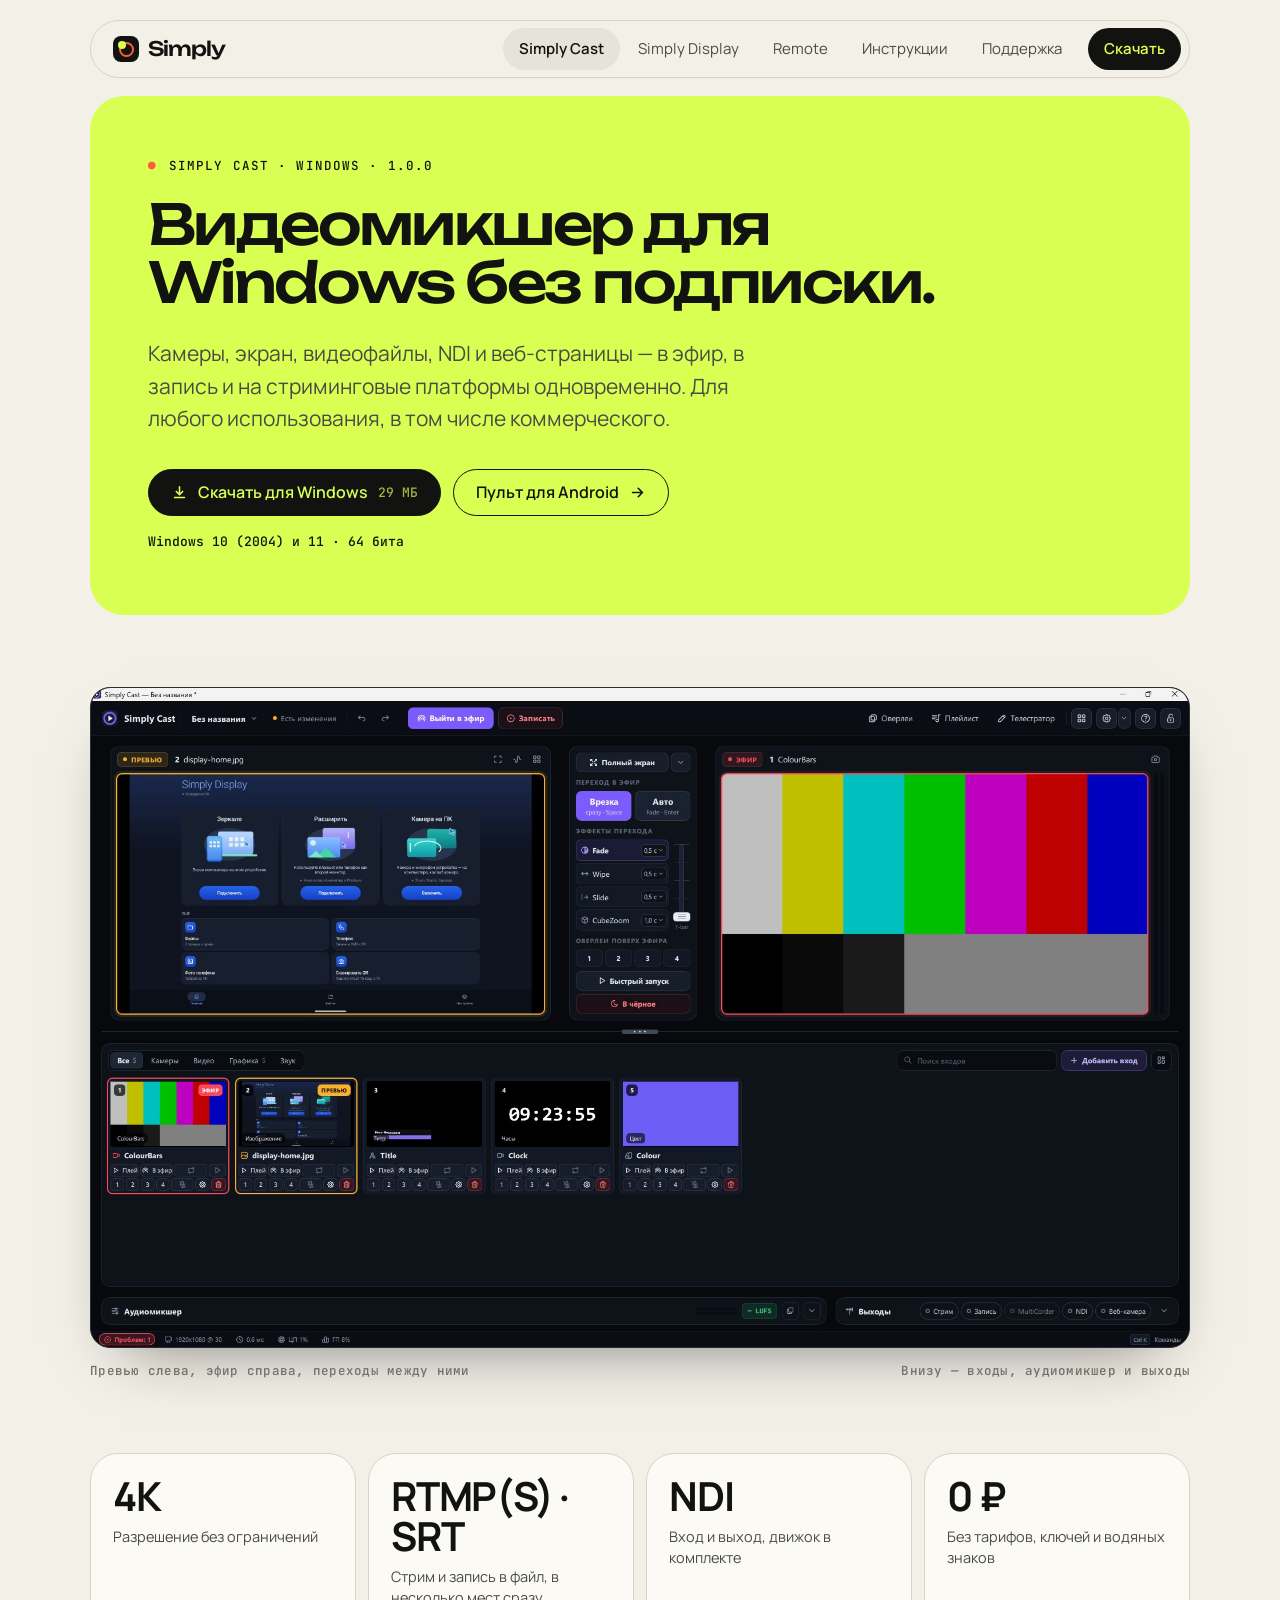
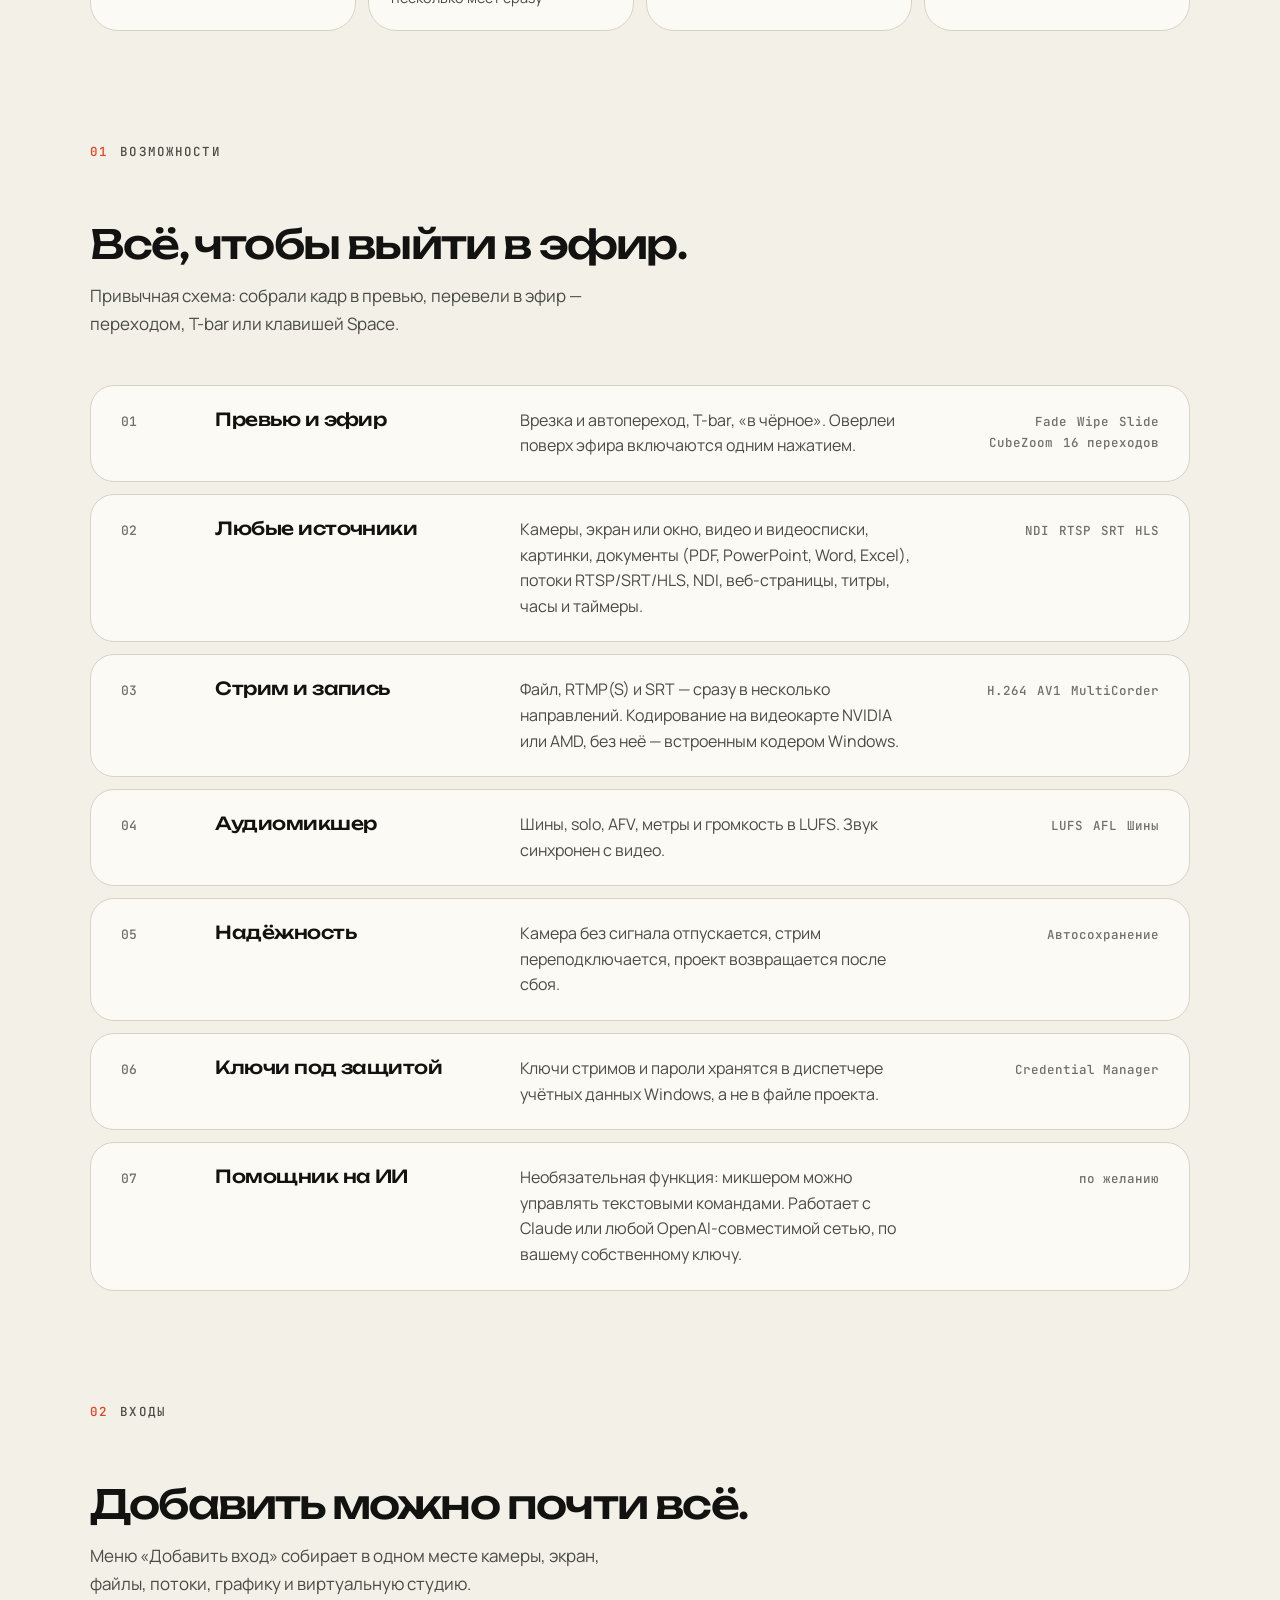
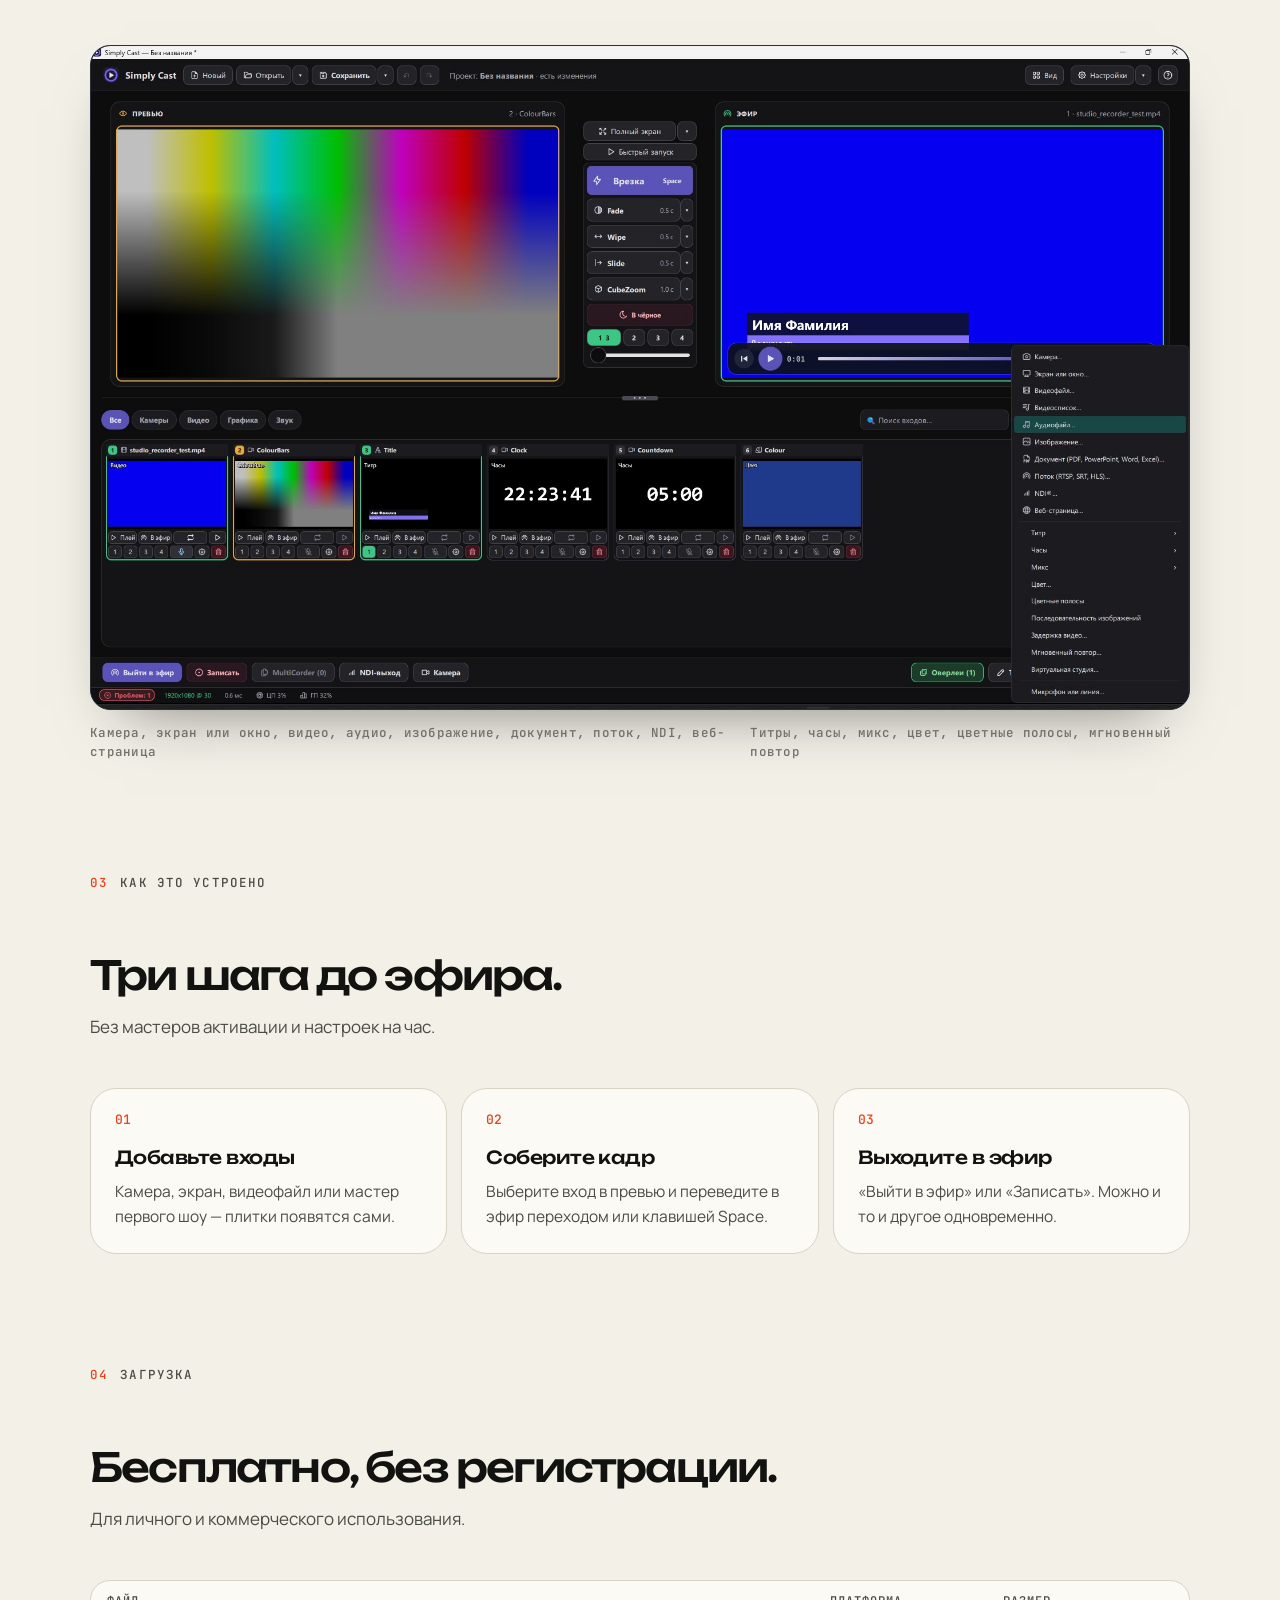
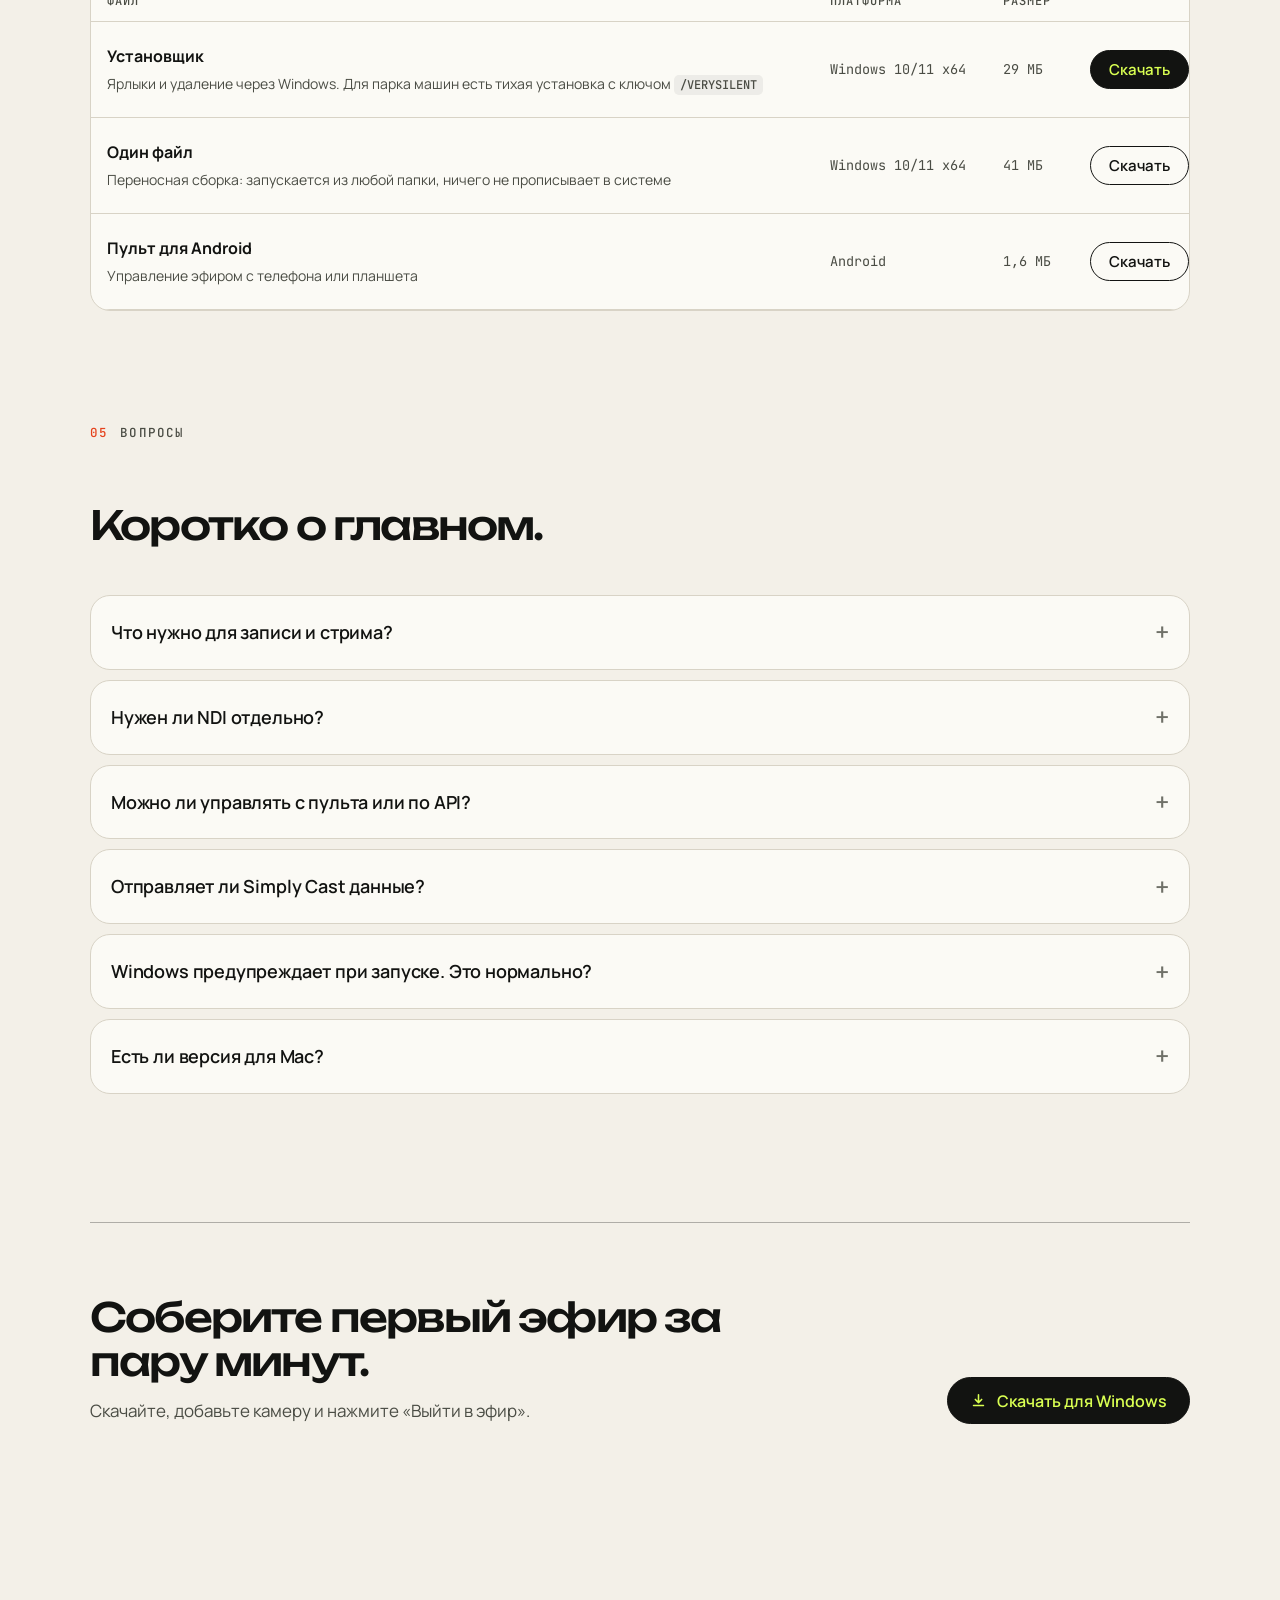
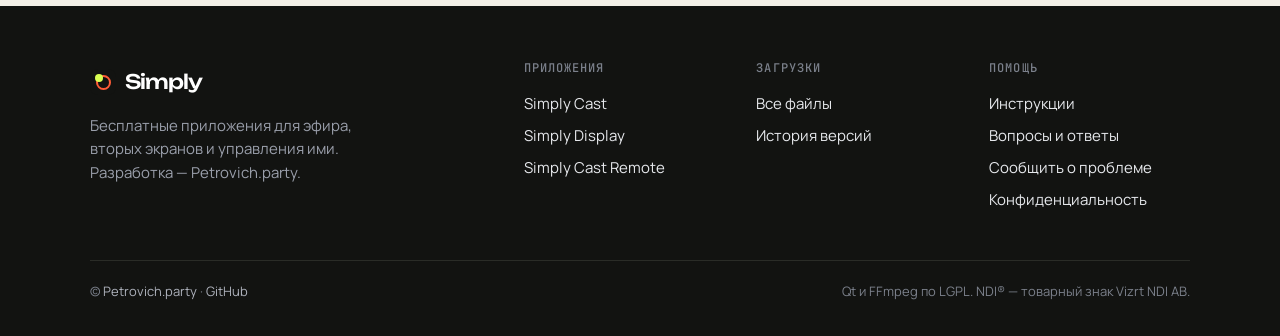
<file: site/cast.html>
<!doctype html>
<html lang="ru">
<head>
<meta charset="utf-8">
<meta name="viewport" content="width=device-width, initial-scale=1">
<title>Simply Cast — видеомикшер для Windows</title>
<meta name="description" content="Бесплатный видеомикшер для Windows: камеры, экран, видео, NDI и веб-страницы в эфир, запись и стрим. Без ключей и подписок.">
<meta property="og:type" content="website">
<meta property="og:title" content="Simply Cast — видеомикшер для Windows">
<meta property="og:description" content="Бесплатный видеомикшер для Windows: камеры, экран, видео, NDI и веб-страницы в эфир, запись и стрим. Без ключей и подписок.">
<meta property="og:image" content="https://simply-app.pro/img/cast-live.jpg">
<meta property="og:url" content="https://simply-app.pro/cast.html">
<meta name="theme-color" content="#f3f0e8">
<link rel="icon" href="data:image/svg+xml,%3Csvg xmlns='http://www.w3.org/2000/svg' viewBox='0 0 32 32'%3E%3Crect width='32' height='32' rx='8' fill='%2314161a'/%3E%3Ccircle cx='16' cy='16' r='6' fill='%23e03a2b'/%3E%3C/svg%3E">
<link rel="preconnect" href="https://fonts.googleapis.com"><link rel="preconnect" href="https://fonts.gstatic.com" crossorigin>
<link rel="stylesheet" href="https://fonts.googleapis.com/css2?family=JetBrains+Mono:wght@400;500&family=Manrope:wght@400;500;600;700;800&family=Unbounded:wght@400;500;600&display=swap">
<link rel="stylesheet" href="main.css">
</head>
<body>
<header class="top"><div class="wrap">
  <a class="brand" href="index.html"><i aria-hidden="true"></i>Simply</a>
  <nav class="menu" aria-label="Основная">
    <a href="cast.html" aria-current="page">Simply Cast</a>
    <a href="display.html">Simply Display</a>
    <a href="remote.html">Remote</a>
    <a href="guide.html">Инструкции</a>
    <a href="support.html">Поддержка</a>
    <a class="dl" href="download.html">Скачать</a>
  </nav>
</div></header>
<main>
<div class="wrap">
  <div class="hero">
    <div class="eyebrow"><b>●</b>Simply Cast · Windows · 1.0.0</div>
    <h1>Видеомикшер для Windows без подписки.</h1>
    <p class="lead">Камеры, экран, видеофайлы, NDI и веб-страницы — в эфир, в запись и на стриминговые платформы одновременно. Для любого использования, в том числе коммерческого.</p>
    <div class="cta"><a class="btn solid dl-win" href="SimplyCast-Setup-1.0.0.exe"><svg viewBox="0 0 24 24" fill="none" stroke="currentColor" stroke-width="2.2" stroke-linecap="round" stroke-linejoin="round" aria-hidden="true"><path d="M12 4v11m0 0l-4.5-4.5M12 15l4.5-4.5M5 19h14"/></svg>Скачать для Windows <small>29 МБ</small></a><a class="btn" href="remote.html">Пульт для Android <svg viewBox="0 0 24 24" fill="none" stroke="currentColor" stroke-width="2.2" stroke-linecap="round" stroke-linejoin="round" aria-hidden="true"><path d="M5 12h14M13 6l6 6-6 6"/></svg></a></div>
    <p class="note">Windows 10 (2004) и 11 · 64 бита</p>
  </div>
  <div class="stage rv"><div class="win"><img src="img/cast-main.jpg" width="1920" height="1160" alt="Главное окно Simply Cast: превью и эфир, переходы, полоса входов, аудиомикшер, выходы"></div>
    <div class="cap"><span>Превью слева, эфир справа, переходы между ними</span><span>Внизу — входы, аудиомикшер и выходы</span></div></div>
  <div class="facts rv"><div class="fact"><b>4K</b><span>Разрешение без ограничений</span></div><div class="fact"><b>RTMP(S) · SRT</b><span>Стрим и запись в файл, в несколько мест сразу</span></div><div class="fact"><b>NDI</b><span>Вход и выход, движок в комплекте</span></div><div class="fact"><b>0 ₽</b><span>Без тарифов, ключей и водяных знаков</span></div></div>

  <section id="features">
    <div class="sec-head rv"><div><div class="eyebrow"><b>01</b>Возможности</div></div><div><h2>Всё, чтобы выйти в эфир.</h2><p class="sub">Привычная схема: собрали кадр в превью, перевели в эфир — переходом, T-bar или клавишей Space.</p></div></div>
    <div class="rows">
      <div class="row rv"><span class="n">01</span><h3>Превью и эфир</h3><p>Врезка и автопереход, T-bar, «в чёрное». Оверлеи поверх эфира включаются одним нажатием.</p><div class="tags"><span>Fade</span><span>Wipe</span><span>Slide</span><span>CubeZoom</span><span>16 переходов</span></div></div>
      <div class="row rv"><span class="n">02</span><h3>Любые источники</h3><p>Камеры, экран или окно, видео и видеосписки, картинки, документы (PDF, PowerPoint, Word, Excel), потоки RTSP/SRT/HLS, NDI, веб-страницы, титры, часы и таймеры.</p><div class="tags"><span>NDI</span><span>RTSP</span><span>SRT</span><span>HLS</span></div></div>
      <div class="row rv"><span class="n">03</span><h3>Стрим и запись</h3><p>Файл, RTMP(S) и SRT — сразу в несколько направлений. Кодирование на видеокарте NVIDIA или AMD, без неё — встроенным кодером Windows.</p><div class="tags"><span>H.264</span><span>AV1</span><span>MultiCorder</span></div></div>
      <div class="row rv"><span class="n">04</span><h3>Аудиомикшер</h3><p>Шины, solo, AFV, метры и громкость в LUFS. Звук синхронен с видео.</p><div class="tags"><span>LUFS</span><span>AFL</span><span>Шины</span></div></div>
      <div class="row rv"><span class="n">05</span><h3>Надёжность</h3><p>Камера без сигнала отпускается, стрим переподключается, проект возвращается после сбоя.</p><div class="tags"><span>Автосохранение</span></div></div>
      <div class="row rv"><span class="n">06</span><h3>Ключи под защитой</h3><p>Ключи стримов и пароли хранятся в диспетчере учётных данных Windows, а не в файле проекта.</p><div class="tags"><span>Credential Manager</span></div></div>
      <div class="row rv"><span class="n">07</span><h3>Помощник на ИИ</h3><p>Необязательная функция: микшером можно управлять текстовыми командами. Работает с Claude или любой OpenAI-совместимой сетью, по вашему собственному ключу.</p><div class="tags"><span>по желанию</span></div></div>
    </div>
  </section>

  <section>
    <div class="sec-head rv"><div><div class="eyebrow"><b>02</b>Входы</div></div><div><h2>Добавить можно почти всё.</h2><p class="sub">Меню «Добавить вход» собирает в одном месте камеры, экран, файлы, потоки, графику и виртуальную студию.</p></div></div>
    <div class="stage" style="margin-top:0"><div class="win rv"><img src="img/cast-inputs.jpg" width="1920" height="1160" loading="lazy" alt="Меню добавления входа в Simply Cast"></div>
      <div class="cap"><span>Камера, экран или окно, видео, аудио, изображение, документ, поток, NDI, веб-страница</span><span>Титры, часы, микс, цвет, цветные полосы, мгновенный повтор</span></div></div>
  </section>

  <section>
    <div class="sec-head rv"><div><div class="eyebrow"><b>03</b>Как это устроено</div></div><div><h2>Три шага до эфира.</h2><p class="sub">Без мастеров активации и настроек на час.</p></div></div>
    <div class="steps s3 rv">
      <div class="step"><h3>Добавьте входы</h3><p>Камера, экран, видеофайл или мастер первого шоу — плитки появятся сами.</p></div>
      <div class="step"><h3>Соберите кадр</h3><p>Выберите вход в превью и переведите в эфир переходом или клавишей Space.</p></div>
      <div class="step"><h3>Выходите в эфир</h3><p>«Выйти в эфир» или «Записать». Можно и то и другое одновременно.</p></div>
    </div>
  </section>

  <section id="download">
    <div class="sec-head rv"><div><div class="eyebrow"><b>04</b>Загрузка</div></div><div><h2>Бесплатно, без регистрации.</h2><p class="sub">Для личного и коммерческого использования.</p></div></div>
    <table class="tbl rv"><thead><tr><th>Файл</th><th>Платформа</th><th>Размер</th><th></th></tr></thead><tbody>
      <tr><td><b>Установщик</b><small>Ярлыки и удаление через Windows. Для парка машин есть тихая установка с ключом <code>/VERYSILENT</code></small></td><td class="mono">Windows 10/11 x64</td><td class="mono">29 МБ</td><td><a class="btn solid dl-win" href="SimplyCast-Setup-1.0.0.exe">Скачать</a></td></tr>
      <tr><td><b>Один файл</b><small>Переносная сборка: запускается из любой папки, ничего не прописывает в системе</small></td><td class="mono">Windows 10/11 x64</td><td class="mono">41 МБ</td><td><a class="btn dl-single" href="#">Скачать</a></td></tr>
      <tr><td><b>Пульт для Android</b><small>Управление эфиром с телефона или планшета</small></td><td class="mono">Android</td><td class="mono">1,6 МБ</td><td><a class="btn dl-apk" href="#">Скачать</a></td></tr>
    </tbody></table>
  </section>

  <section id="faq">
    <div class="sec-head rv"><div><div class="eyebrow"><b>05</b>Вопросы</div></div><div><h2>Коротко о главном.</h2></div></div>
    <div class="faq rv"><details><summary>Что нужно для записи и стрима?</summary><p>Любой компьютер с Windows 10/11. Simply Cast кодирует видеокартой NVIDIA или AMD, а без них — встроенным кодером Windows. Для AV1 нужна NVIDIA или AMD.</p></details><details><summary>Нужен ли NDI отдельно?</summary><p>Нет, движок NDI идёт в комплекте: входы и выход NDI работают сразу.</p></details><details><summary>Можно ли управлять с пульта или по API?</summary><p>Есть HTTP и TCP API, веб-пульт для телефона и приложение для Android. Для пультов, рассчитанных на распространённый XML-формат, — «Проект → Совместимый XML API».</p></details><details><summary>Отправляет ли Simply Cast данные?</summary><p>Нет. Он ищет NDI-источники в локальной сети и работает только с тем, что вы настроили.</p></details><details><summary>Windows предупреждает при запуске. Это нормально?</summary><p>Приложение пока без платной цифровой подписи, поэтому SmartScreen может показать предупреждение. Нажмите «Подробнее → Выполнить в любом случае».</p></details><details><summary>Есть ли версия для Mac?</summary><p>Пока нет.</p></details></div>
  </section>

  <div class="close rv"><div><h2>Соберите первый эфир за пару минут.</h2><p>Скачайте, добавьте камеру и нажмите «Выйти в эфир».</p></div><a class="btn solid dl-win" href="SimplyCast-Setup-1.0.0.exe"><svg viewBox="0 0 24 24" fill="none" stroke="currentColor" stroke-width="2.2" stroke-linecap="round" stroke-linejoin="round" aria-hidden="true"><path d="M12 4v11m0 0l-4.5-4.5M12 15l4.5-4.5M5 19h14"/></svg>Скачать для Windows</a></div>
</div>
</main>
<footer><div class="wrap">
  <div class="cols">
    <div><a class="brand" href="index.html"><i aria-hidden="true"></i>Simply</a><p class="about">Бесплатные приложения для эфира, вторых экранов и управления ими. Разработка — Petrovich.party.</p></div>
    <div><h4>Приложения</h4><a href="cast.html">Simply Cast</a><a href="display.html">Simply Display</a><a href="remote.html">Simply Cast Remote</a></div>
    <div><h4>Загрузки</h4><a href="download.html">Все файлы</a><a class="dl-all" href="#">История версий</a></div>
    <div><h4>Помощь</h4><a href="guide.html">Инструкции</a><a href="support.html">Вопросы и ответы</a><a class="dl-issues" href="#">Сообщить о проблеме</a><a href="privacy.html">Конфиденциальность</a></div>
  </div>
  <div class="bot"><span>© <a href="https://petrovich.party/">Petrovich.party</a> · <a class="dl-repo" href="#">GitHub</a></span><span>Qt и FFmpeg по LGPL. NDI® — товарный знак Vizrt NDI AB.</span></div>
</div></footer>
<script src="app.js"></script>
</body>
</html>
</file>
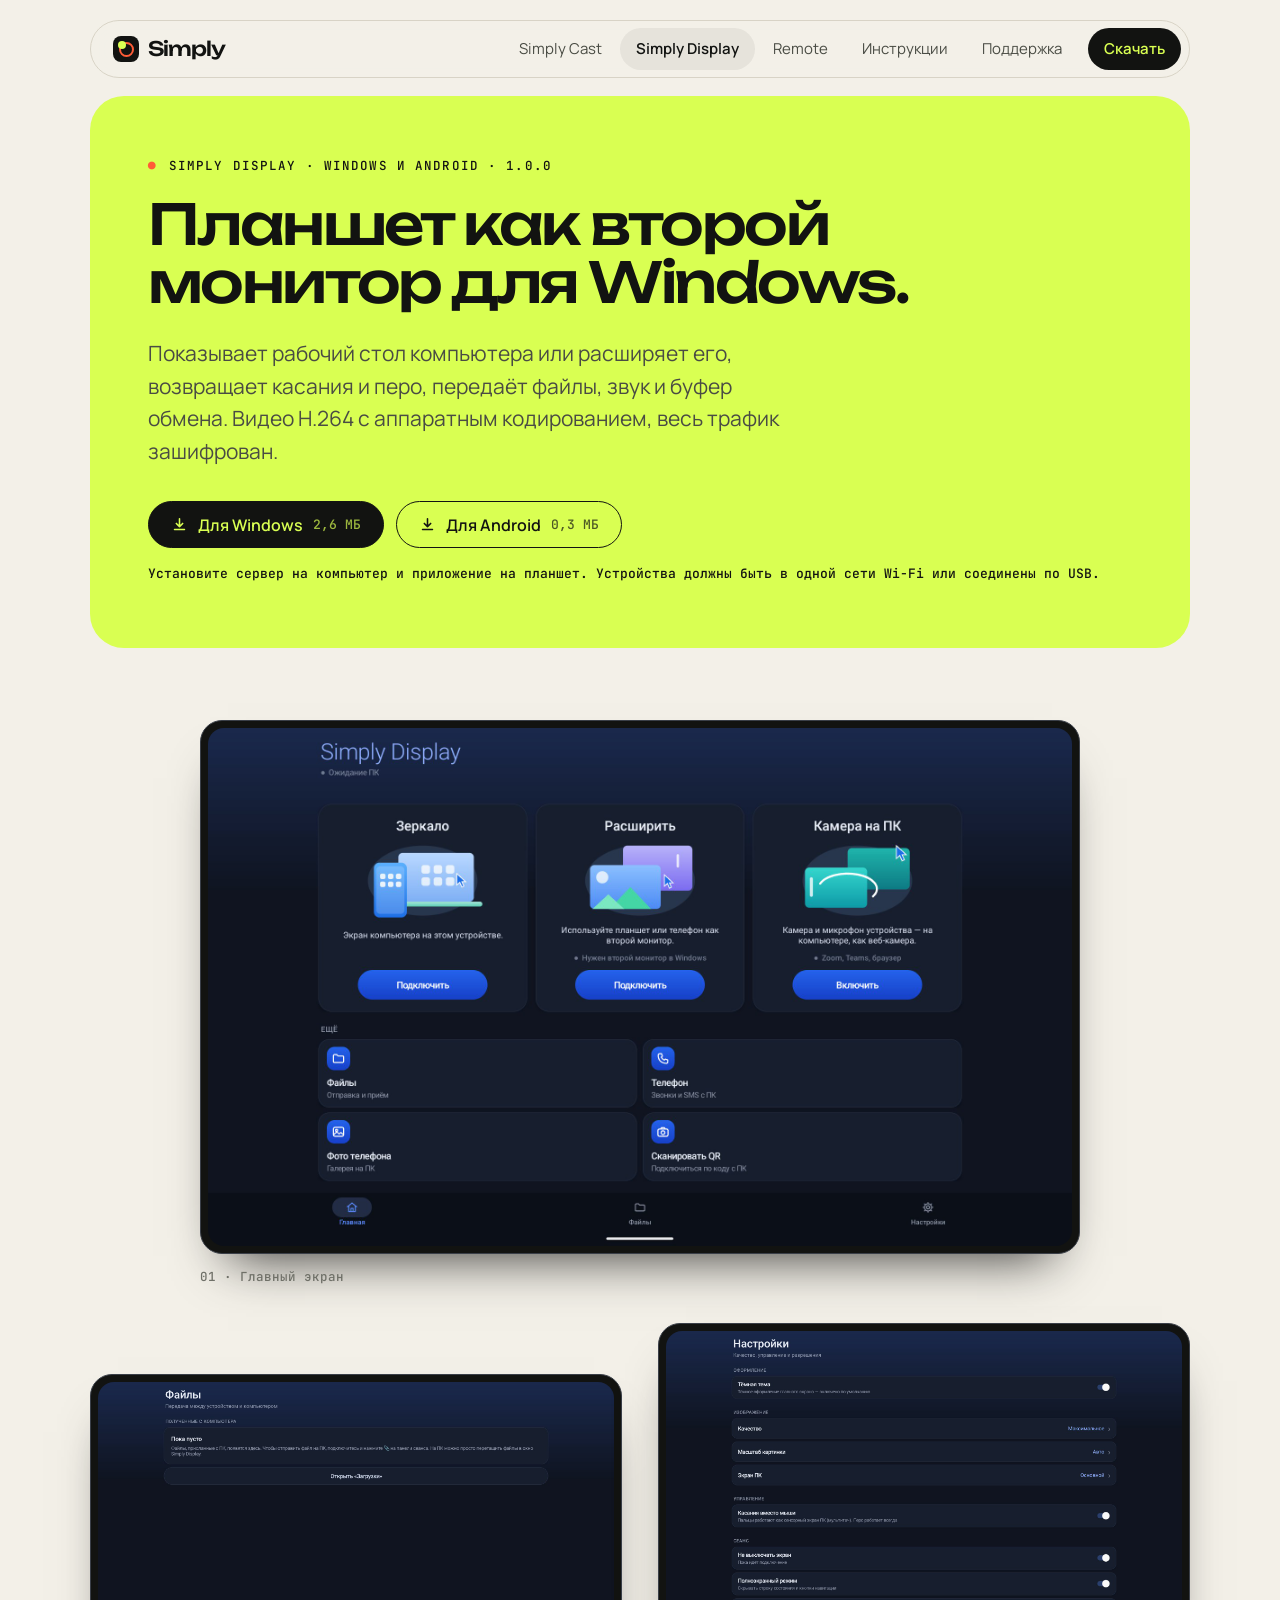
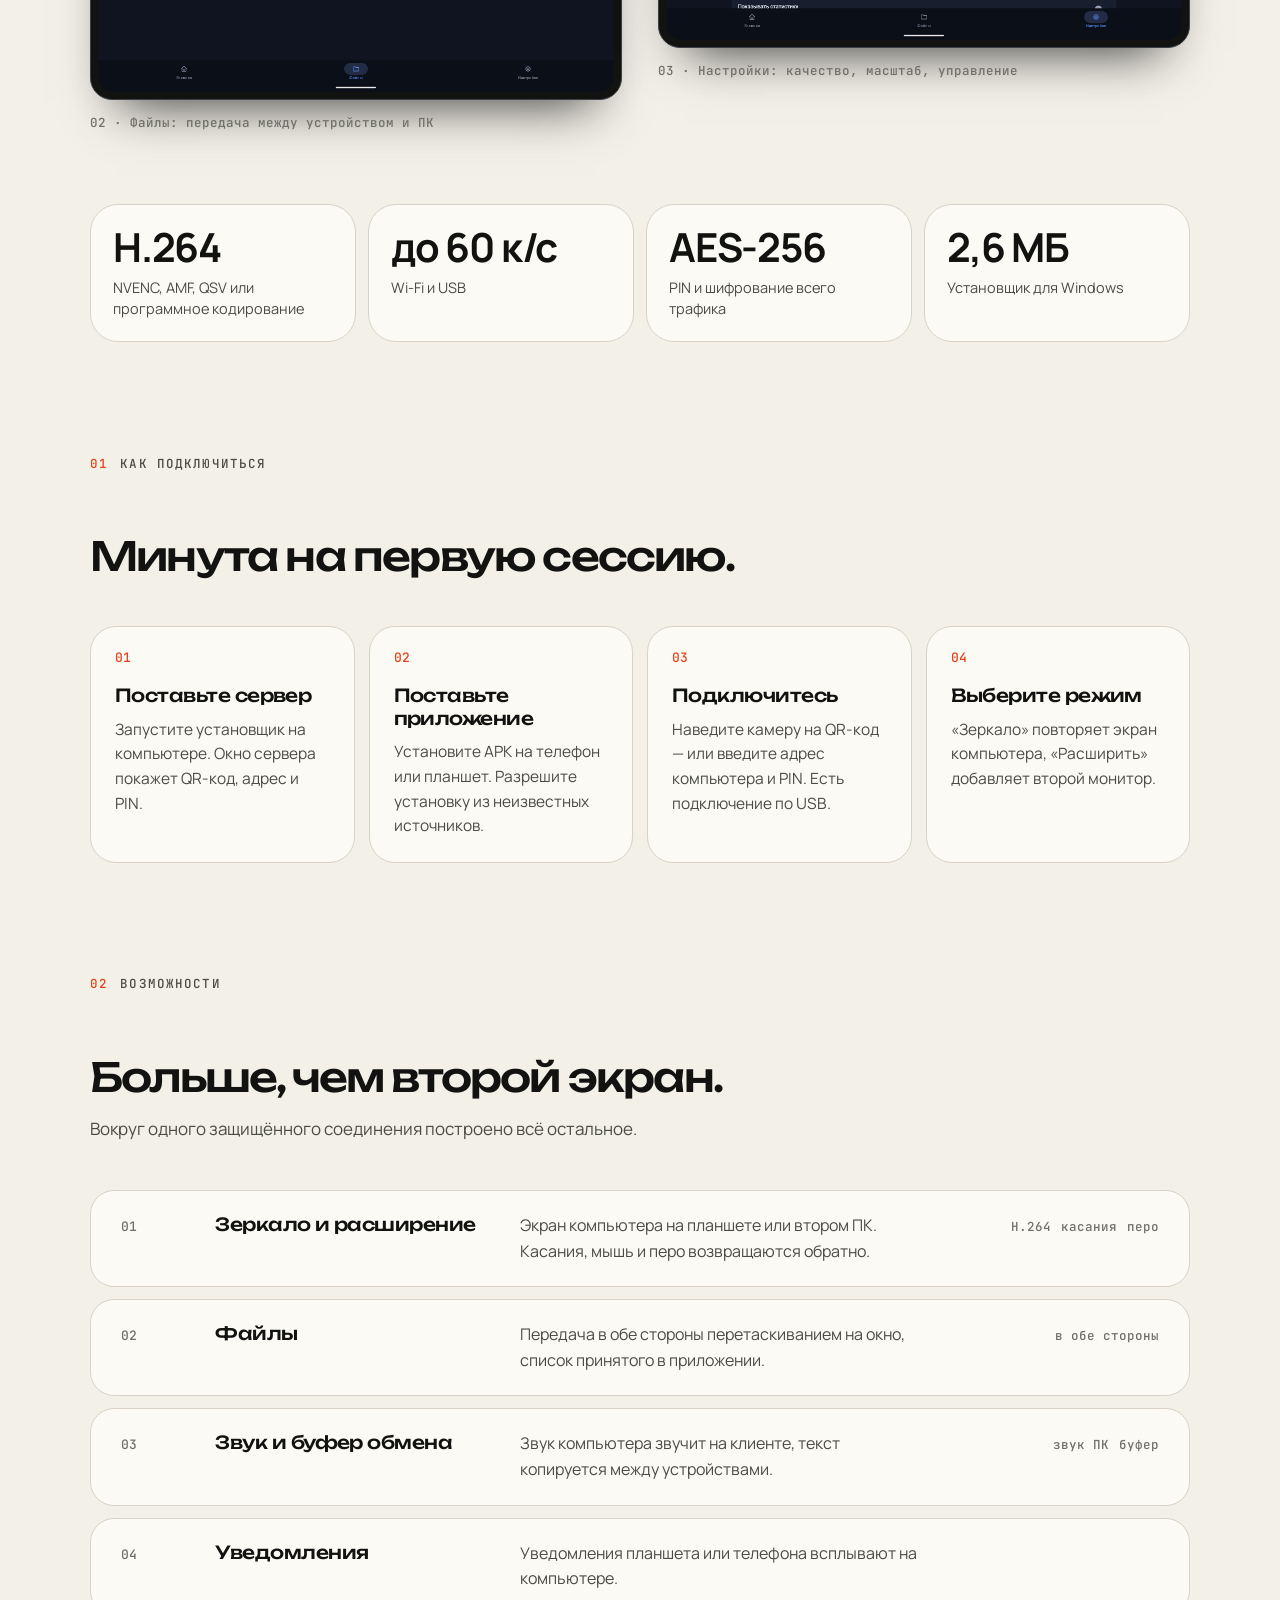
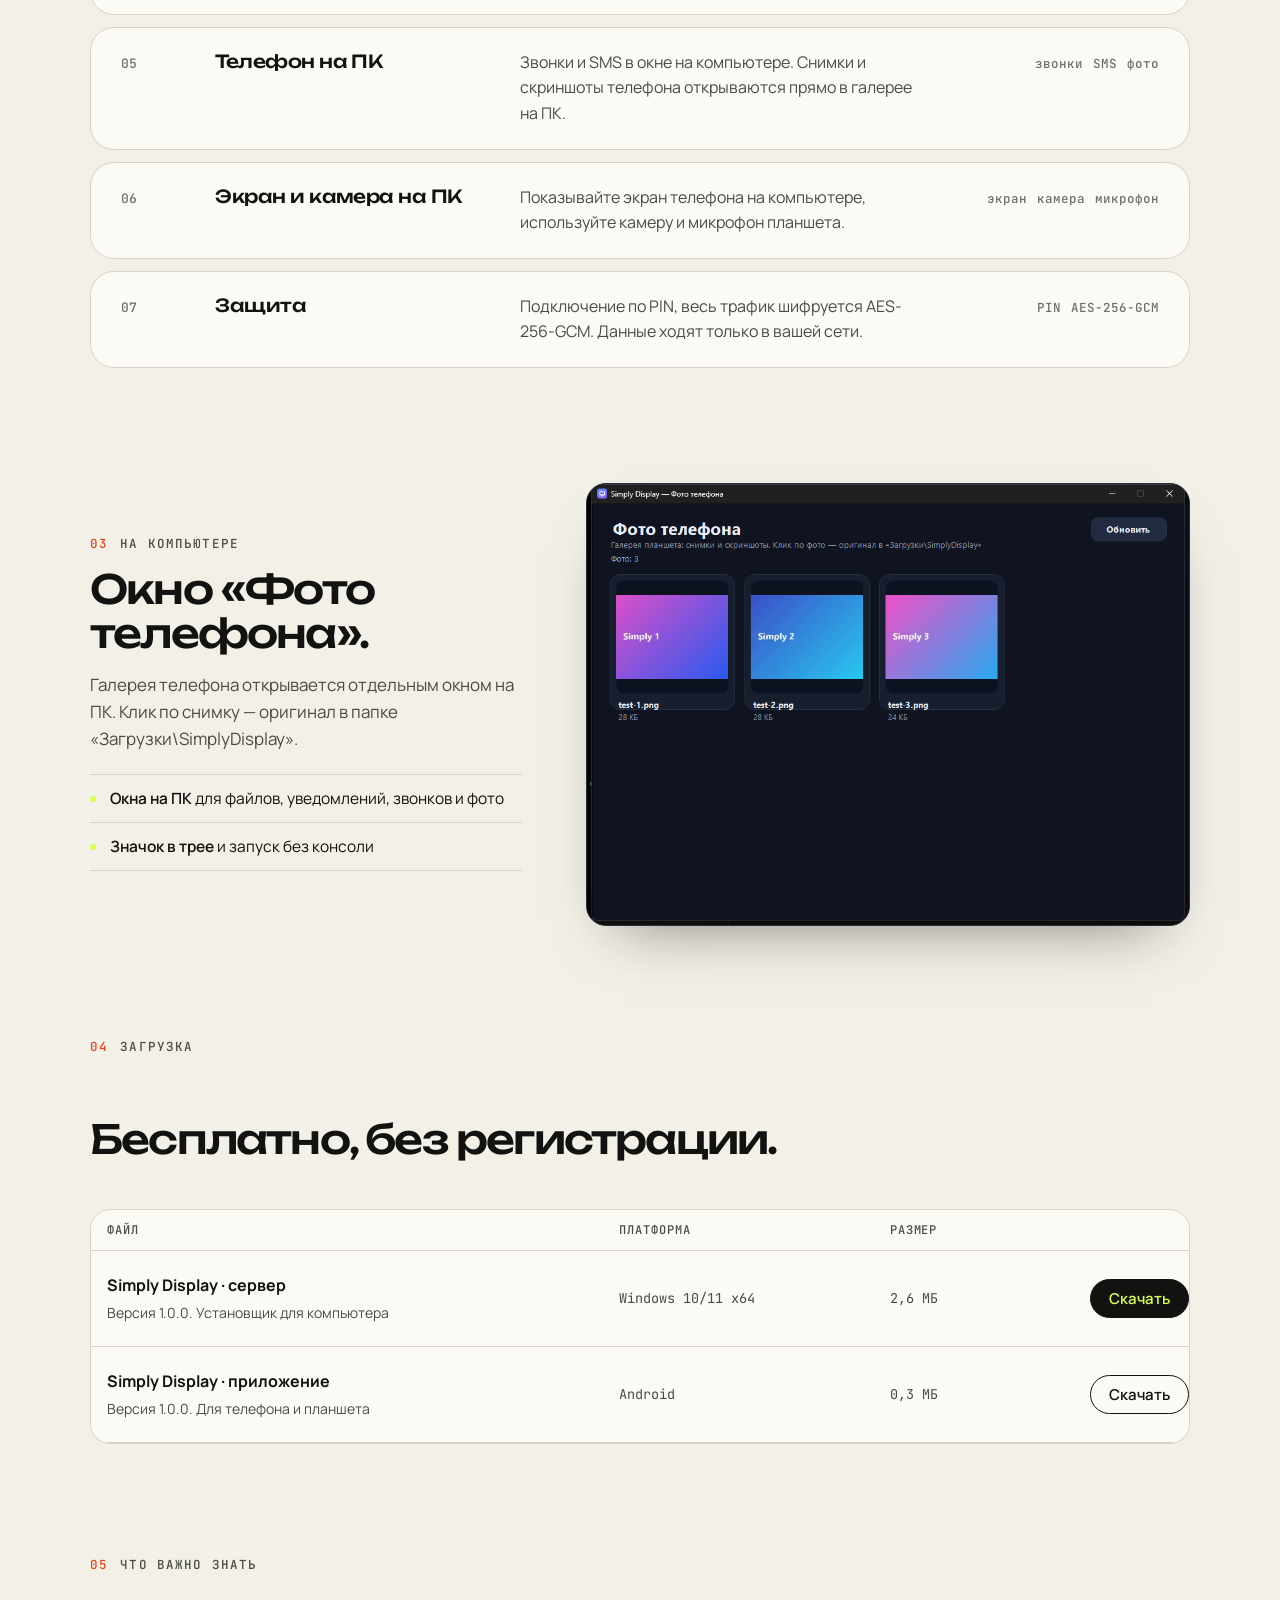
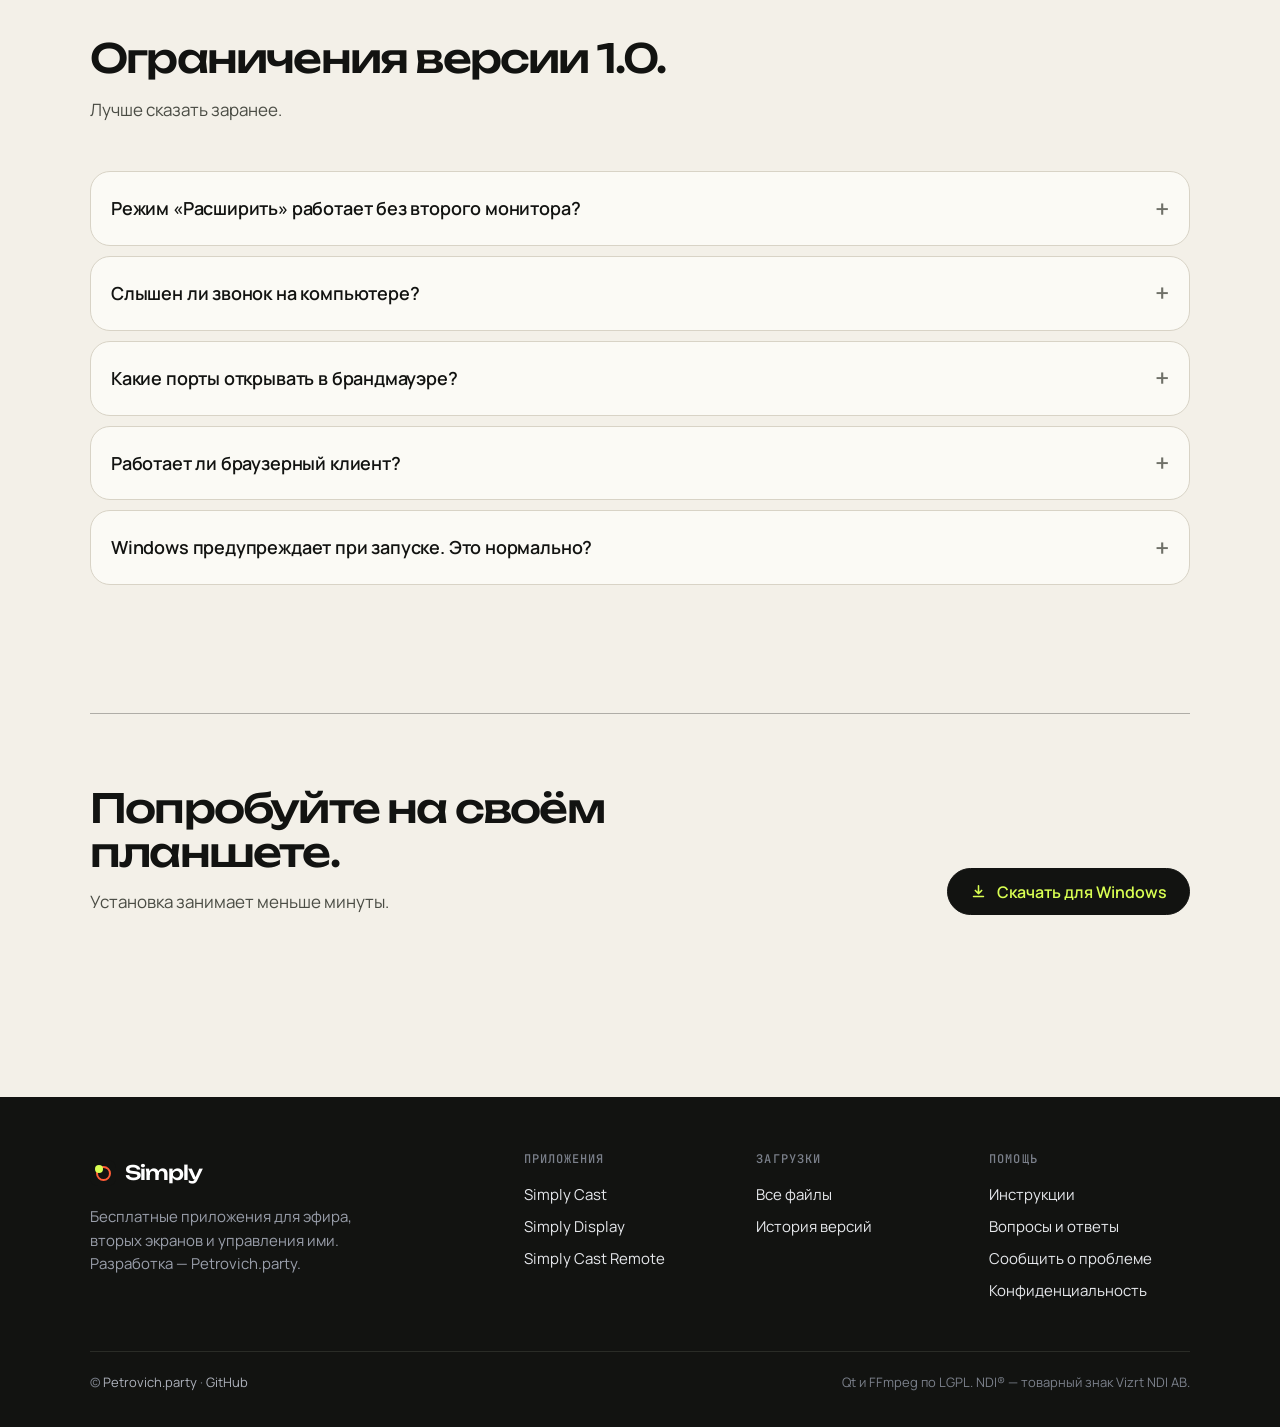
<file: site/display.html>
<!doctype html>
<html lang="ru">
<head>
<meta charset="utf-8">
<meta name="viewport" content="width=device-width, initial-scale=1">
<title>Simply Display — второй экран по сети</title>
<meta name="description" content="Телефон или планшет как второй монитор для Windows: видео H.264, касания, файлы, звук, буфер обмена. Трафик зашифрован. Бесплатно.">
<meta property="og:type" content="website">
<meta property="og:title" content="Simply Display — второй экран по сети">
<meta property="og:description" content="Телефон или планшет как второй монитор для Windows: видео H.264, касания, файлы, звук, буфер обмена. Трафик зашифрован. Бесплатно.">
<meta property="og:image" content="https://simply-app.pro/img/display-home.jpg">
<meta property="og:url" content="https://simply-app.pro/display.html">
<meta name="theme-color" content="#f3f0e8">
<link rel="icon" href="data:image/svg+xml,%3Csvg xmlns='http://www.w3.org/2000/svg' viewBox='0 0 32 32'%3E%3Crect width='32' height='32' rx='8' fill='%2314161a'/%3E%3Ccircle cx='16' cy='16' r='6' fill='%23e03a2b'/%3E%3C/svg%3E">
<link rel="preconnect" href="https://fonts.googleapis.com"><link rel="preconnect" href="https://fonts.gstatic.com" crossorigin>
<link rel="stylesheet" href="https://fonts.googleapis.com/css2?family=JetBrains+Mono:wght@400;500&family=Manrope:wght@400;500;600;700;800&family=Unbounded:wght@400;500;600&display=swap">
<link rel="stylesheet" href="main.css">
</head>
<body>
<header class="top"><div class="wrap">
  <a class="brand" href="index.html"><i aria-hidden="true"></i>Simply</a>
  <nav class="menu" aria-label="Основная">
    <a href="cast.html">Simply Cast</a>
    <a href="display.html" aria-current="page">Simply Display</a>
    <a href="remote.html">Remote</a>
    <a href="guide.html">Инструкции</a>
    <a href="support.html">Поддержка</a>
    <a class="dl" href="download.html">Скачать</a>
  </nav>
</div></header>
<main>
<div class="wrap">
  <div class="hero">
    <div class="eyebrow"><b>●</b>Simply Display · Windows и Android · 1.0.0</div>
    <h1 style="max-width:16ch">Планшет как второй монитор для Windows.</h1>
    <p class="lead">Показывает рабочий стол компьютера или расширяет его, возвращает касания и перо, передаёт файлы, звук и буфер обмена. Видео H.264 с аппаратным кодированием, весь трафик зашифрован.</p>
    <div class="cta"><a class="btn solid" href="SimplyDisplay-Setup-1.0.0.exe"><svg viewBox="0 0 24 24" fill="none" stroke="currentColor" stroke-width="2.2" stroke-linecap="round" stroke-linejoin="round" aria-hidden="true"><path d="M12 4v11m0 0l-4.5-4.5M12 15l4.5-4.5M5 19h14"/></svg>Для Windows <small>2,6 МБ</small></a><a class="btn" href="SimplyDisplay-Android.apk"><svg viewBox="0 0 24 24" fill="none" stroke="currentColor" stroke-width="2.2" stroke-linecap="round" stroke-linejoin="round" aria-hidden="true"><path d="M12 4v11m0 0l-4.5-4.5M12 15l4.5-4.5M5 19h14"/></svg>Для Android <small>0,3 МБ</small></a></div>
    <p class="note">Установите сервер на компьютер и приложение на планшет. Устройства должны быть в одной сети Wi‑Fi или соединены по USB.</p>
  </div>
  <div class="stage rv"><div class="phones land">
    <figure class="phone wide1"><div class="frame"><img src="img/display-home.jpg" width="1920" height="1152" alt="Simply Display на Android: главный экран — зеркало, расширение, файлы, камера, телефон, фото"></div><figcaption>01 · Главный экран</figcaption></figure>
    <figure class="phone"><div class="frame"><img src="img/display-files.jpg" width="1920" height="1152" alt="Simply Display на Android: вкладка «Файлы» — передача между планшетом и компьютером"></div><figcaption>02 · Файлы: передача между устройством и ПК</figcaption></figure>
    <figure class="phone"><div class="frame"><img src="img/display-settings.jpg" width="1920" height="1152" alt="Simply Display на Android: настройки — звук, буфер обмена, уведомления, звонки и SMS"></div><figcaption>03 · Настройки: качество, масштаб, управление</figcaption></figure>
  </div></div>
  <div class="facts rv"><div class="fact"><b>H.264</b><span>NVENC, AMF, QSV или программное кодирование</span></div><div class="fact"><b>до 60 к/с</b><span>Wi‑Fi и USB</span></div><div class="fact"><b>AES‑256</b><span>PIN и шифрование всего трафика</span></div><div class="fact"><b>2,6 МБ</b><span>Установщик для Windows</span></div></div>

  <section>
    <div class="sec-head rv"><div><div class="eyebrow"><b>01</b>Как подключиться</div></div><div><h2>Минута на первую сессию.</h2></div></div>
    <div class="steps rv">
      <div class="step"><h3>Поставьте сервер</h3><p>Запустите установщик на компьютере. Окно сервера покажет QR-код, адрес и PIN.</p></div>
      <div class="step"><h3>Поставьте приложение</h3><p>Установите APK на телефон или планшет. Разрешите установку из неизвестных источников.</p></div>
      <div class="step"><h3>Подключитесь</h3><p>Наведите камеру на QR-код — или введите адрес компьютера и PIN. Есть подключение по USB.</p></div>
      <div class="step"><h3>Выберите режим</h3><p>«Зеркало» повторяет экран компьютера, «Расширить» добавляет второй монитор.</p></div>
    </div>
  </section>

  <section>
    <div class="sec-head rv"><div><div class="eyebrow"><b>02</b>Возможности</div></div><div><h2>Больше, чем второй экран.</h2><p class="sub">Вокруг одного защищённого соединения построено всё остальное.</p></div></div>
    <div class="rows">
      <div class="row rv"><span class="n">01</span><h3>Зеркало и расширение</h3><p>Экран компьютера на планшете или втором ПК. Касания, мышь и перо возвращаются обратно.</p><div class="tags"><span>H.264</span><span>касания</span><span>перо</span></div></div>
      <div class="row rv"><span class="n">02</span><h3>Файлы</h3><p>Передача в обе стороны перетаскиванием на окно, список принятого в приложении.</p><div class="tags"><span>в обе стороны</span></div></div>
      <div class="row rv"><span class="n">03</span><h3>Звук и буфер обмена</h3><p>Звук компьютера звучит на клиенте, текст копируется между устройствами.</p><div class="tags"><span>звук ПК</span><span>буфер</span></div></div>
      <div class="row rv"><span class="n">04</span><h3>Уведомления</h3><p>Уведомления планшета или телефона всплывают на компьютере.</p><div class="tags"></div></div>
      <div class="row rv"><span class="n">05</span><h3>Телефон на ПК</h3><p>Звонки и SMS в окне на компьютере. Снимки и скриншоты телефона открываются прямо в галерее на ПК.</p><div class="tags"><span>звонки</span><span>SMS</span><span>фото</span></div></div>
      <div class="row rv"><span class="n">06</span><h3>Экран и камера на ПК</h3><p>Показывайте экран телефона на компьютере, используйте камеру и микрофон планшета.</p><div class="tags"><span>экран</span><span>камера</span><span>микрофон</span></div></div>
      <div class="row rv"><span class="n">07</span><h3>Защита</h3><p>Подключение по PIN, весь трафик шифруется AES-256-GCM. Данные ходят только в вашей сети.</p><div class="tags"><span>PIN</span><span>AES-256-GCM</span></div></div>
    </div>
  </section>

  <section>
    <div class="pair">
      <div><div class="eyebrow"><b>03</b>На компьютере</div><h2 style="margin-top:16px">Окно «Фото телефона».</h2>
        <p>Галерея телефона открывается отдельным окном на ПК. Клик по снимку — оригинал в папке «Загрузки\SimplyDisplay».</p>
        <ul class="list"><li><span><b>Окна на ПК</b> для файлов, уведомлений, звонков и фото</span></li><li><span><b>Значок в трее</b> и запуск без консоли</span></li></ul></div>
      <div class="win rv"><img src="img/display-photos.png" width="956" height="699" loading="lazy" alt="Окно «Фото телефона» в Simply Display на Windows"></div>
    </div>
  </section>

  <section id="download">
    <div class="sec-head rv"><div><div class="eyebrow"><b>04</b>Загрузка</div></div><div><h2>Бесплатно, без регистрации.</h2></div></div>
    <table class="tbl rv"><thead><tr><th>Файл</th><th>Платформа</th><th>Размер</th><th></th></tr></thead><tbody>
      <tr><td><b>Simply Display · сервер</b><small>Версия 1.0.0. Установщик для компьютера</small></td><td class="mono">Windows 10/11 x64</td><td class="mono">2,6 МБ</td><td><a class="btn solid" href="SimplyDisplay-Setup-1.0.0.exe">Скачать</a></td></tr>
      <tr><td><b>Simply Display · приложение</b><small>Версия 1.0.0. Для телефона и планшета</small></td><td class="mono">Android</td><td class="mono">0,3 МБ</td><td><a class="btn" href="SimplyDisplay-Android.apk">Скачать</a></td></tr>
    </tbody></table>
  </section>

  <section>
    <div class="sec-head rv"><div><div class="eyebrow"><b>05</b>Что важно знать</div></div><div><h2>Ограничения версии 1.0.</h2><p class="sub">Лучше сказать заранее.</p></div></div>
    <div class="faq rv"><details><summary>Режим «Расширить» работает без второго монитора?</summary><p>Нет. В комплекте пока нет драйвера виртуального монитора: расширенный экран доступен, когда Windows видит второй дисплей — физический или созданный сторонним драйвером. Зеркало работает всегда.</p></details><details><summary>Слышен ли звонок на компьютере?</summary><p>Нет. Звонки и SMS можно принимать и отправлять с ПК, но Android не отдаёт звук разговора, поэтому он идёт через телефон.</p></details><details><summary>Какие порты открывать в брандмауэре?</summary><p>TCP 7777 для сессии и UDP 7778 для автопоиска компьютеров. Порты 7779–7781 нужны дополнительным функциям.</p></details><details><summary>Работает ли браузерный клиент?</summary><p>Встроенный клиент для браузера работает по http и рассчитан только на домашнюю сеть, поэтому по умолчанию выключен.</p></details><details><summary>Windows предупреждает при запуске. Это нормально?</summary><p>Приложение пока без платной цифровой подписи, поэтому SmartScreen может показать предупреждение. Нажмите «Подробнее → Выполнить в любом случае».</p></details></div>
  </section>

  <div class="close rv"><div><h2>Попробуйте на своём планшете.</h2><p>Установка занимает меньше минуты.</p></div><a class="btn solid" href="SimplyDisplay-Setup-1.0.0.exe"><svg viewBox="0 0 24 24" fill="none" stroke="currentColor" stroke-width="2.2" stroke-linecap="round" stroke-linejoin="round" aria-hidden="true"><path d="M12 4v11m0 0l-4.5-4.5M12 15l4.5-4.5M5 19h14"/></svg>Скачать для Windows</a></div>
</div>
</main>
<footer><div class="wrap">
  <div class="cols">
    <div><a class="brand" href="index.html"><i aria-hidden="true"></i>Simply</a><p class="about">Бесплатные приложения для эфира, вторых экранов и управления ими. Разработка — Petrovich.party.</p></div>
    <div><h4>Приложения</h4><a href="cast.html">Simply Cast</a><a href="display.html">Simply Display</a><a href="remote.html">Simply Cast Remote</a></div>
    <div><h4>Загрузки</h4><a href="download.html">Все файлы</a><a class="dl-all" href="#">История версий</a></div>
    <div><h4>Помощь</h4><a href="guide.html">Инструкции</a><a href="support.html">Вопросы и ответы</a><a class="dl-issues" href="#">Сообщить о проблеме</a><a href="privacy.html">Конфиденциальность</a></div>
  </div>
  <div class="bot"><span>© <a href="https://petrovich.party/">Petrovich.party</a> · <a class="dl-repo" href="#">GitHub</a></span><span>Qt и FFmpeg по LGPL. NDI® — товарный знак Vizrt NDI AB.</span></div>
</div></footer>
<script src="app.js"></script>
</body>
</html>
</file>
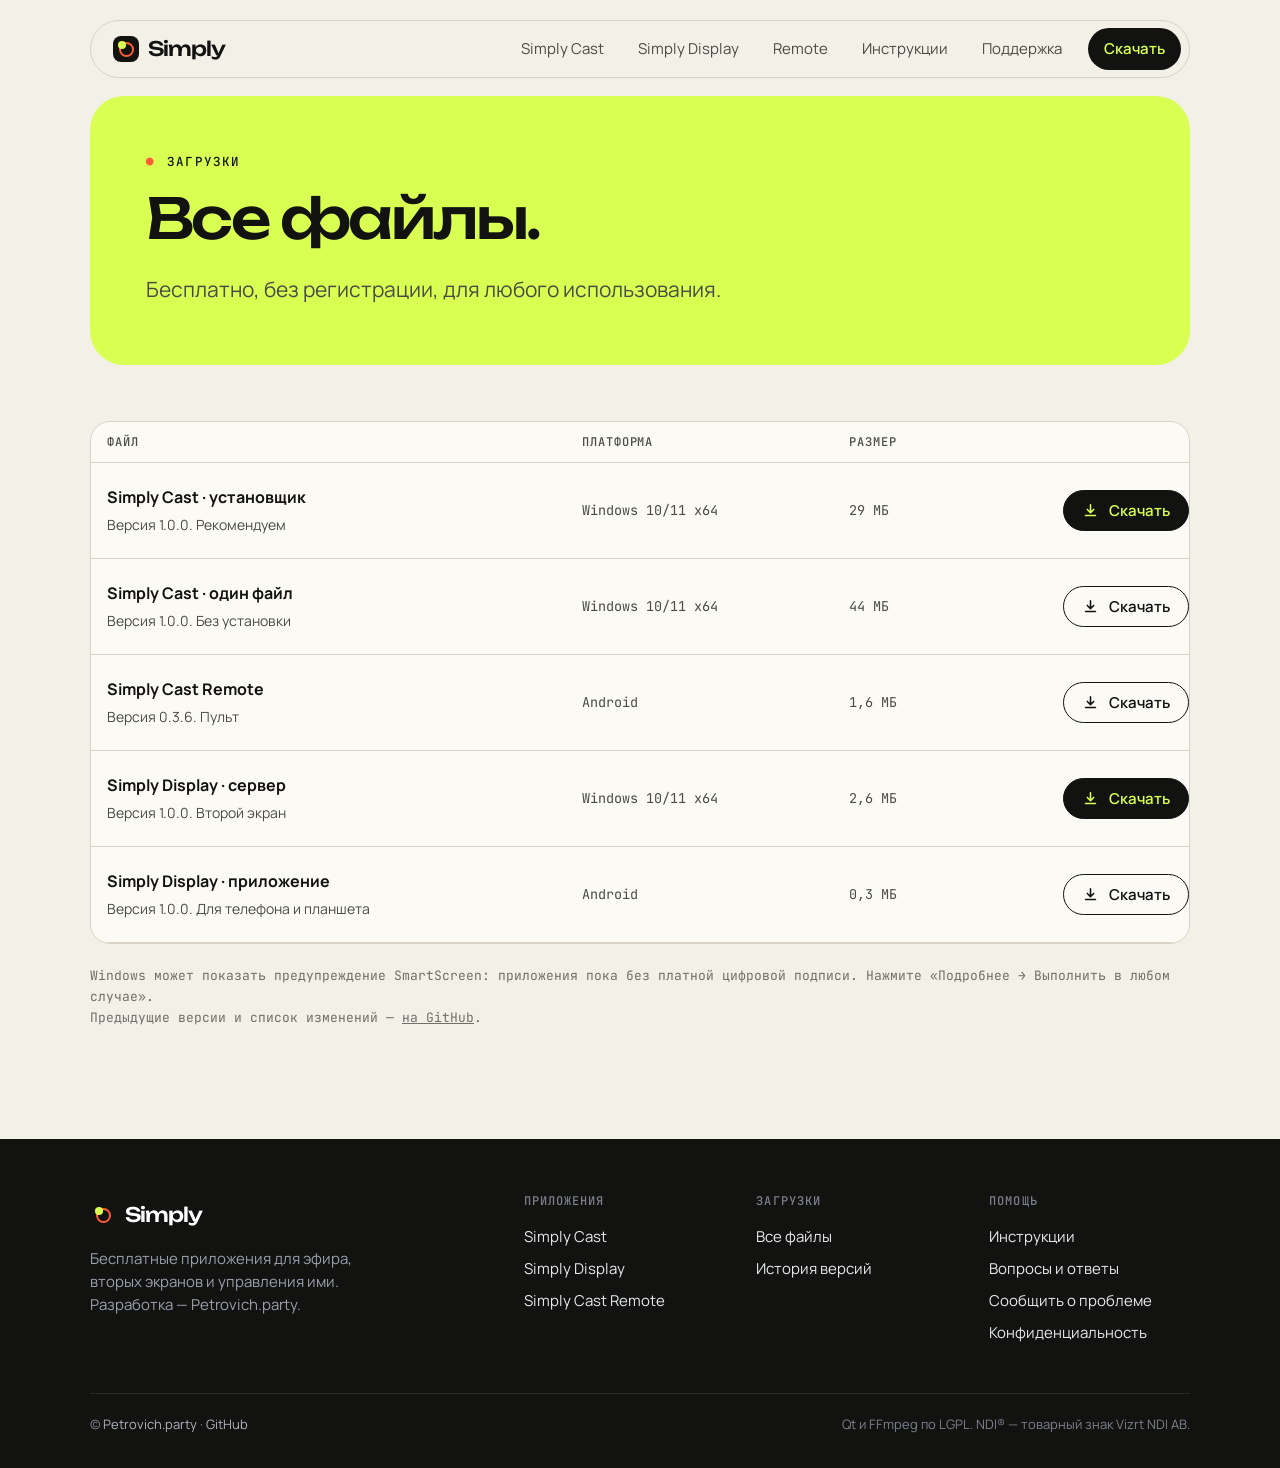
<file: site/download.html>
<!doctype html>
<html lang="ru">
<head>
<meta charset="utf-8">
<meta name="viewport" content="width=device-width, initial-scale=1">
<title>Скачать — Simply</title>
<meta name="description" content="Загрузки Simply: Simply Cast для Windows, пульт для Android, Simply Display для Windows и Android.">
<meta property="og:type" content="website">
<meta property="og:title" content="Скачать — Simply">
<meta property="og:description" content="Загрузки Simply: Simply Cast для Windows, пульт для Android, Simply Display для Windows и Android.">
<meta property="og:image" content="https://simply-app.pro/img/cast-live.jpg">
<meta property="og:url" content="https://simply-app.pro/download.html">
<meta name="theme-color" content="#f3f0e8">
<link rel="icon" href="data:image/svg+xml,%3Csvg xmlns='http://www.w3.org/2000/svg' viewBox='0 0 32 32'%3E%3Crect width='32' height='32' rx='8' fill='%2314161a'/%3E%3Ccircle cx='16' cy='16' r='6' fill='%23e03a2b'/%3E%3C/svg%3E">
<link rel="preconnect" href="https://fonts.googleapis.com"><link rel="preconnect" href="https://fonts.gstatic.com" crossorigin>
<link rel="stylesheet" href="https://fonts.googleapis.com/css2?family=JetBrains+Mono:wght@400;500&family=Manrope:wght@400;500;600;700;800&family=Unbounded:wght@400;500;600&display=swap">
<link rel="stylesheet" href="main.css">
</head>
<body>
<header class="top"><div class="wrap">
  <a class="brand" href="index.html"><i aria-hidden="true"></i>Simply</a>
  <nav class="menu" aria-label="Основная">
    <a href="cast.html">Simply Cast</a>
    <a href="display.html">Simply Display</a>
    <a href="remote.html">Remote</a>
    <a href="guide.html">Инструкции</a>
    <a href="support.html">Поддержка</a>
    <a class="dl" href="download.html">Скачать</a>
  </nav>
</div></header>
<main>
<div class="wrap">
  <div class="page-head"><div class="eyebrow"><b>●</b>Загрузки</div><h1>Все файлы.</h1><p class="lead">Бесплатно, без регистрации, для любого использования.</p></div>
  <section style="padding-top:clamp(36px,5vw,56px)">
    <table class="tbl rv"><thead><tr><th>Файл</th><th>Платформа</th><th>Размер</th><th></th></tr></thead><tbody>
      <tr><td><b>Simply Cast · установщик</b><small>Версия 1.0.0. Рекомендуем</small></td><td class="mono">Windows 10/11 x64</td><td class="mono">29 МБ</td><td><a class="btn solid dl-win" href="#"><svg viewBox="0 0 24 24" fill="none" stroke="currentColor" stroke-width="2.2" stroke-linecap="round" stroke-linejoin="round" aria-hidden="true"><path d="M12 4v11m0 0l-4.5-4.5M12 15l4.5-4.5M5 19h14"/></svg>Скачать</a></td></tr>
      <tr><td><b>Simply Cast · один файл</b><small>Версия 1.0.0. Без установки</small></td><td class="mono">Windows 10/11 x64</td><td class="mono">44 МБ</td><td><a class="btn dl-single" href="#"><svg viewBox="0 0 24 24" fill="none" stroke="currentColor" stroke-width="2.2" stroke-linecap="round" stroke-linejoin="round" aria-hidden="true"><path d="M12 4v11m0 0l-4.5-4.5M12 15l4.5-4.5M5 19h14"/></svg>Скачать</a></td></tr>
      <tr><td><b>Simply Cast Remote</b><small>Версия 0.3.6. Пульт</small></td><td class="mono">Android</td><td class="mono">1,6 МБ</td><td><a class="btn dl-apk" href="#"><svg viewBox="0 0 24 24" fill="none" stroke="currentColor" stroke-width="2.2" stroke-linecap="round" stroke-linejoin="round" aria-hidden="true"><path d="M12 4v11m0 0l-4.5-4.5M12 15l4.5-4.5M5 19h14"/></svg>Скачать</a></td></tr>
      <tr><td><b>Simply Display · сервер</b><small>Версия 1.0.0. Второй экран</small></td><td class="mono">Windows 10/11 x64</td><td class="mono">2,6 МБ</td><td><a class="btn solid" href="SimplyDisplay-Setup-1.0.0.exe"><svg viewBox="0 0 24 24" fill="none" stroke="currentColor" stroke-width="2.2" stroke-linecap="round" stroke-linejoin="round" aria-hidden="true"><path d="M12 4v11m0 0l-4.5-4.5M12 15l4.5-4.5M5 19h14"/></svg>Скачать</a></td></tr>
      <tr><td><b>Simply Display · приложение</b><small>Версия 1.0.0. Для телефона и планшета</small></td><td class="mono">Android</td><td class="mono">0,3 МБ</td><td><a class="btn" href="SimplyDisplay-Android.apk"><svg viewBox="0 0 24 24" fill="none" stroke="currentColor" stroke-width="2.2" stroke-linecap="round" stroke-linejoin="round" aria-hidden="true"><path d="M12 4v11m0 0l-4.5-4.5M12 15l4.5-4.5M5 19h14"/></svg>Скачать</a></td></tr>
    </tbody></table>
    <p class="mono" style="font-size:13px;color:var(--ink3);margin-top:22px;line-height:1.6">Windows может показать предупреждение SmartScreen: приложения пока без платной цифровой подписи. Нажмите «Подробнее → Выполнить в любом случае».<br>Предыдущие версии и список изменений — <a class="dl-all" href="#" style="text-decoration:underline">на GitHub</a>.</p>
  </section>
</div>
</main>
<footer><div class="wrap">
  <div class="cols">
    <div><a class="brand" href="index.html"><i aria-hidden="true"></i>Simply</a><p class="about">Бесплатные приложения для эфира, вторых экранов и управления ими. Разработка — Petrovich.party.</p></div>
    <div><h4>Приложения</h4><a href="cast.html">Simply Cast</a><a href="display.html">Simply Display</a><a href="remote.html">Simply Cast Remote</a></div>
    <div><h4>Загрузки</h4><a href="download.html">Все файлы</a><a class="dl-all" href="#">История версий</a></div>
    <div><h4>Помощь</h4><a href="guide.html">Инструкции</a><a href="support.html">Вопросы и ответы</a><a class="dl-issues" href="#">Сообщить о проблеме</a><a href="privacy.html">Конфиденциальность</a></div>
  </div>
  <div class="bot"><span>© <a href="https://petrovich.party/">Petrovich.party</a> · <a class="dl-repo" href="#">GitHub</a></span><span>Qt и FFmpeg по LGPL. NDI® — товарный знак Vizrt NDI AB.</span></div>
</div></footer>
<script src="app.js"></script>
</body>
</html>
</file>
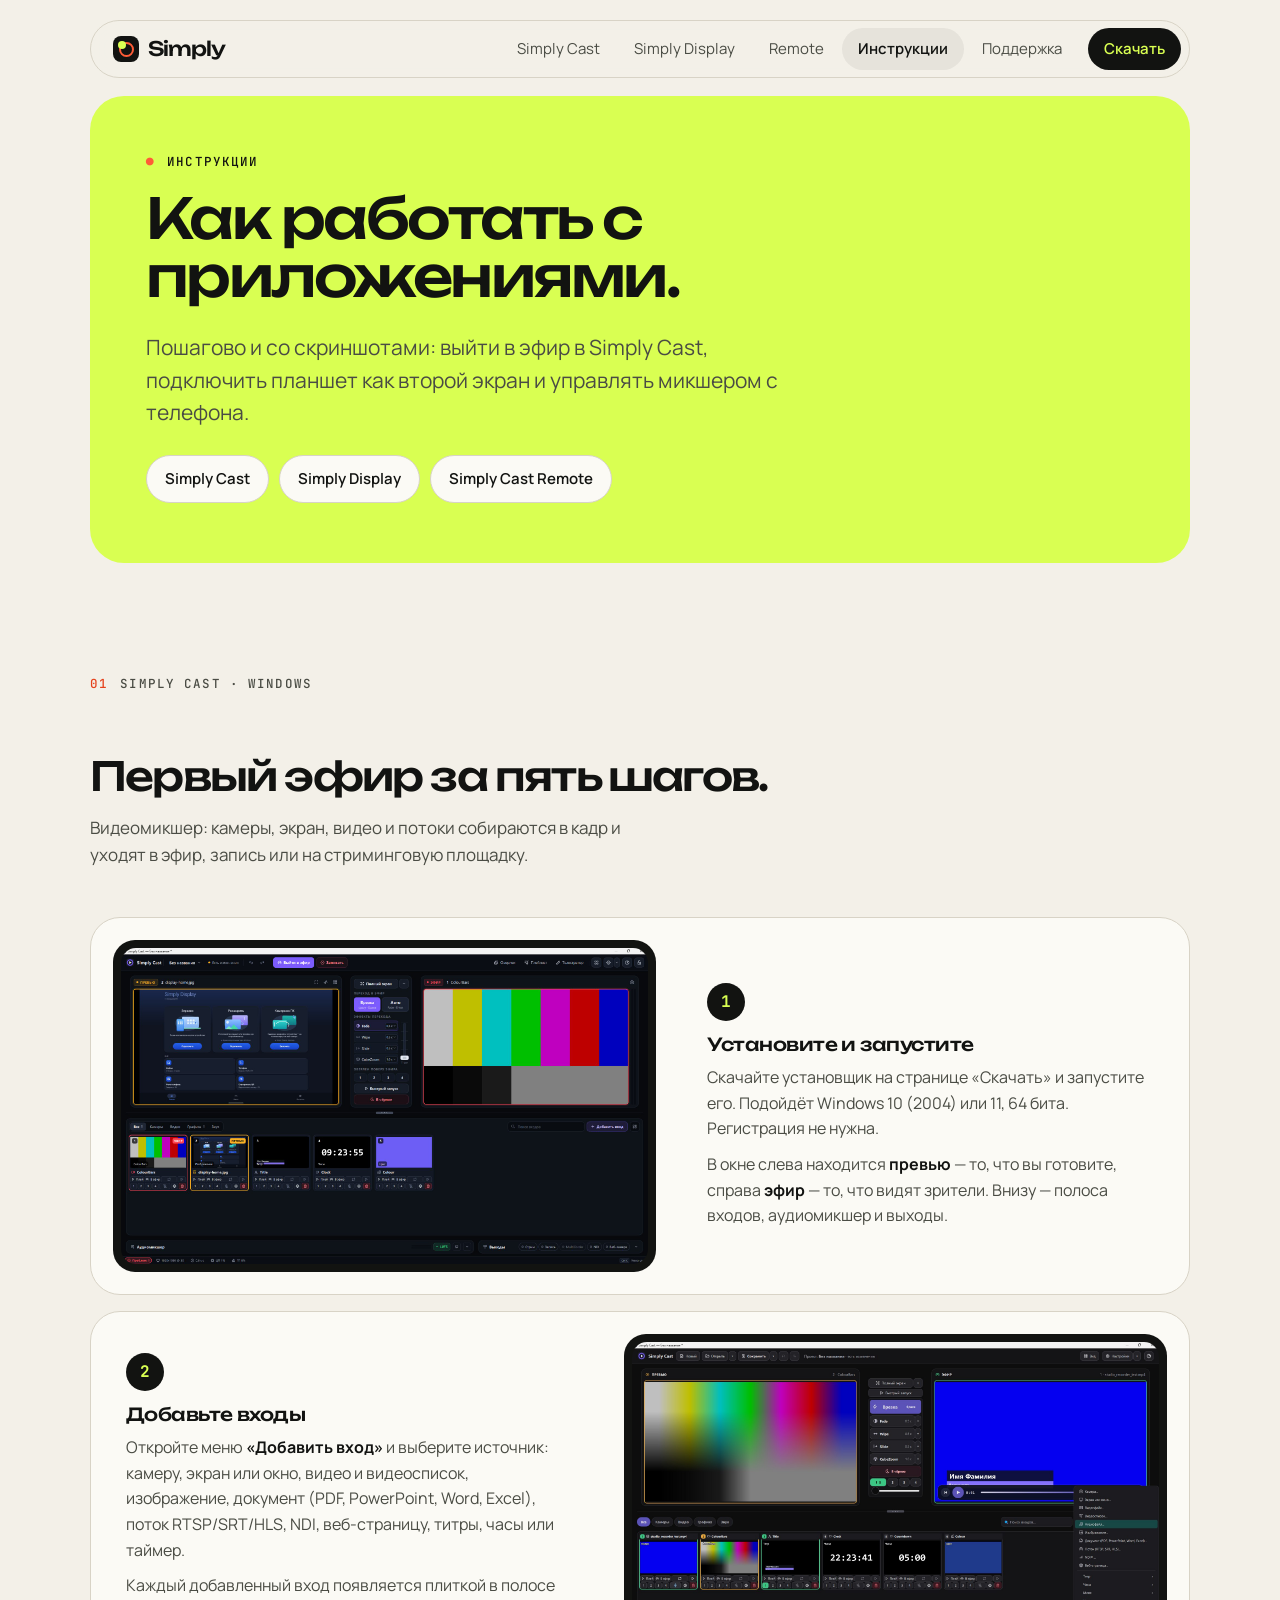
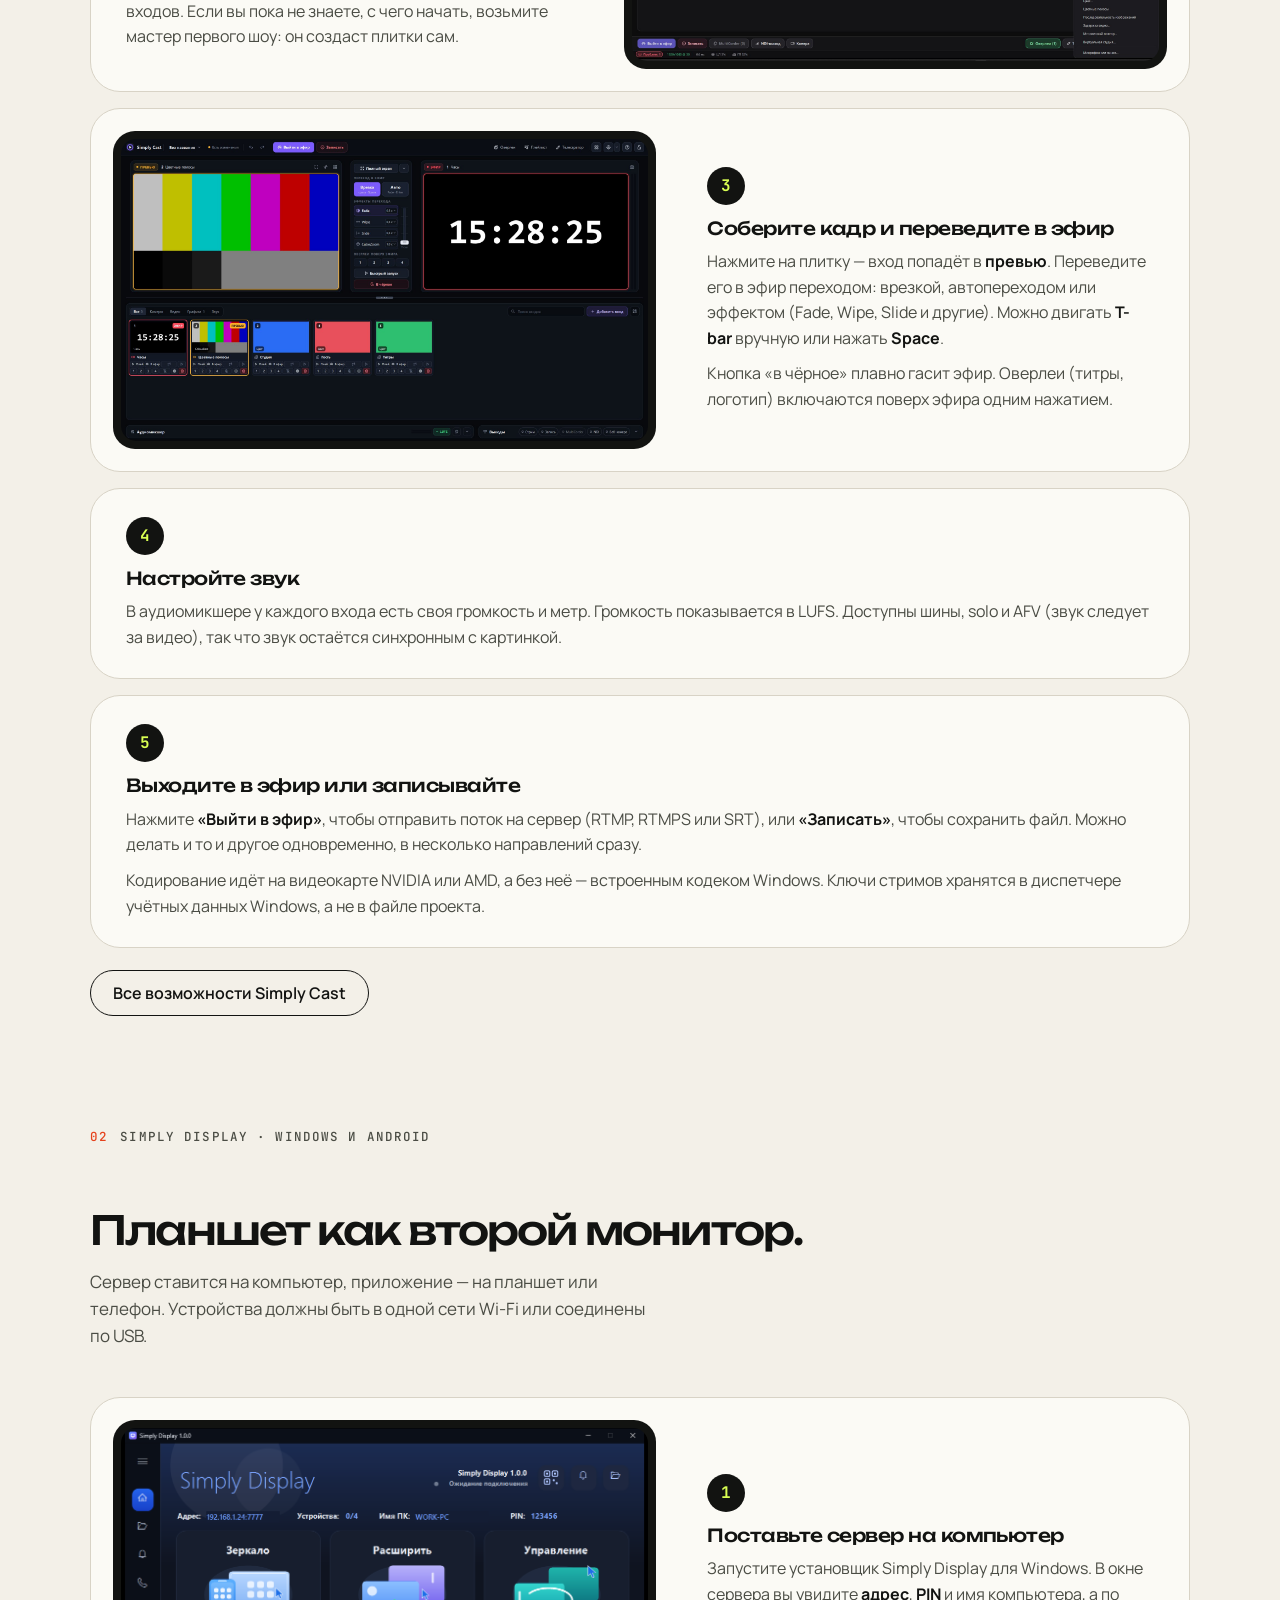
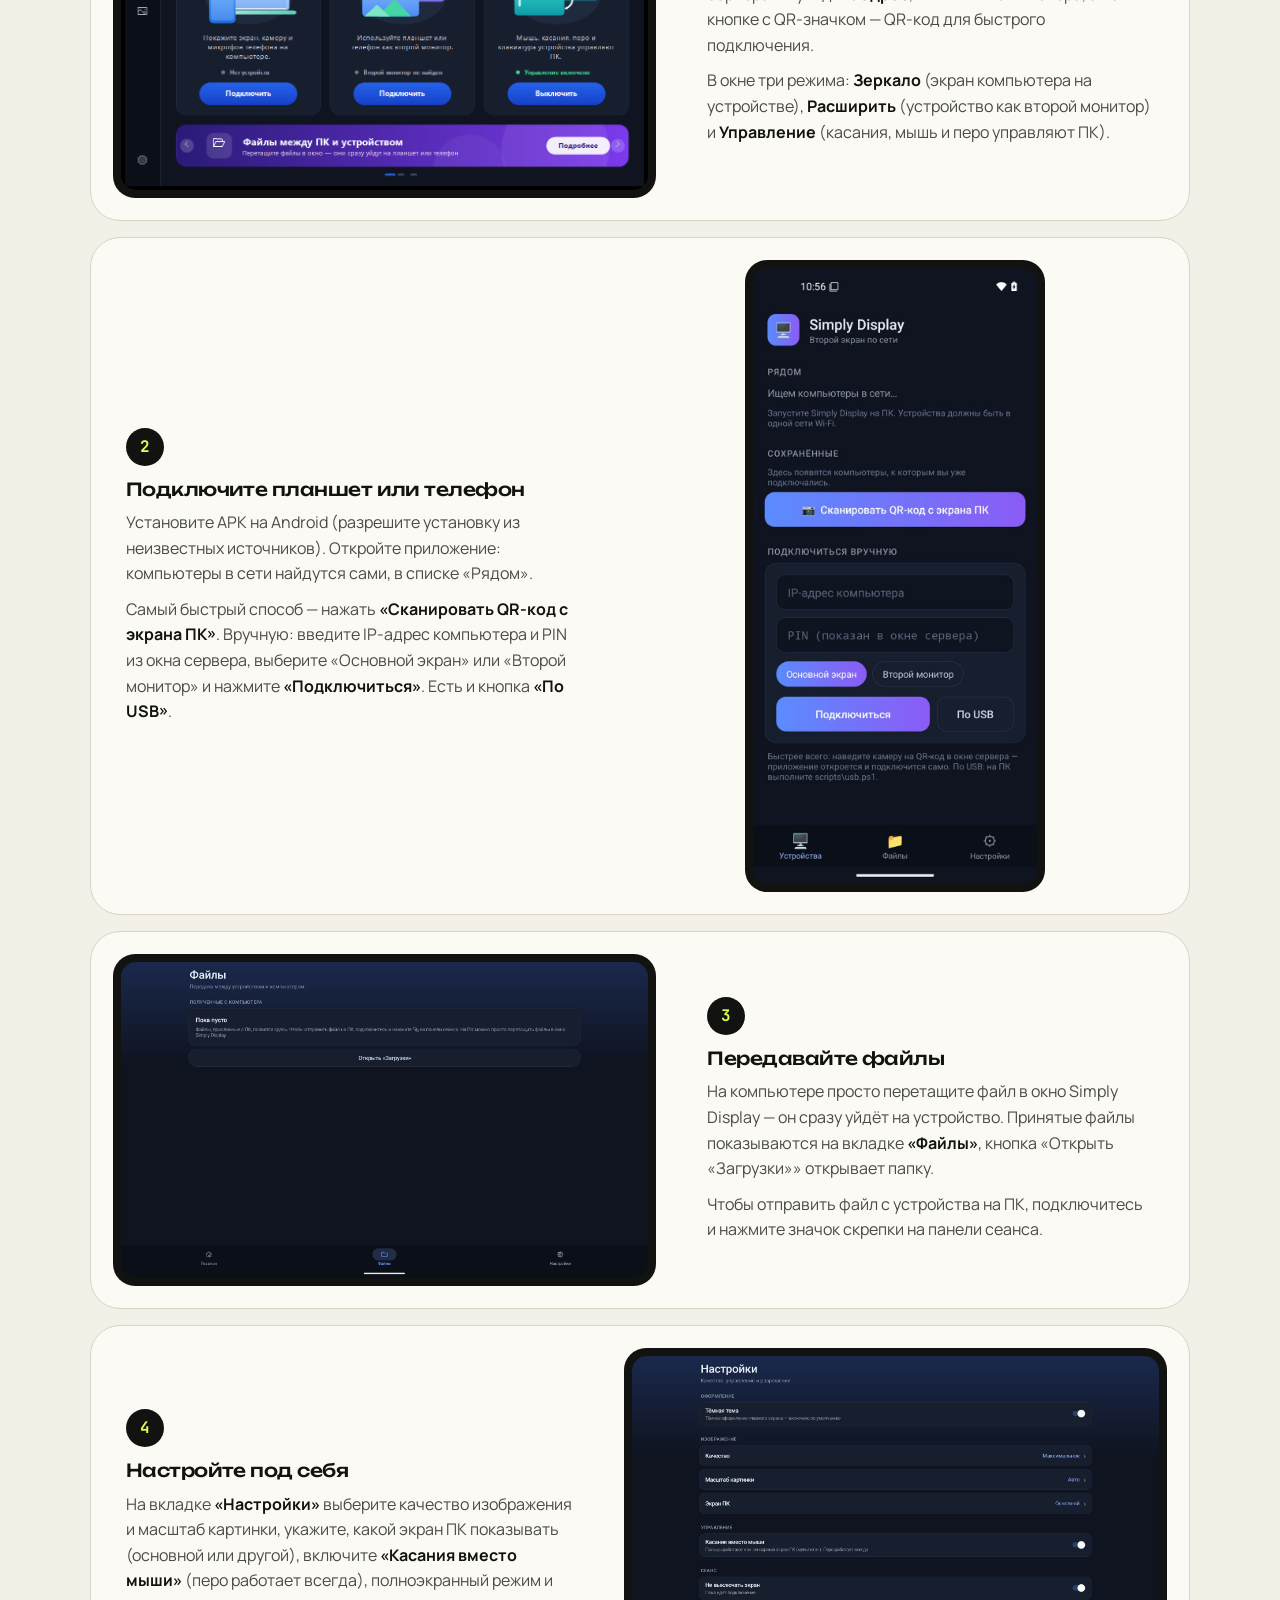
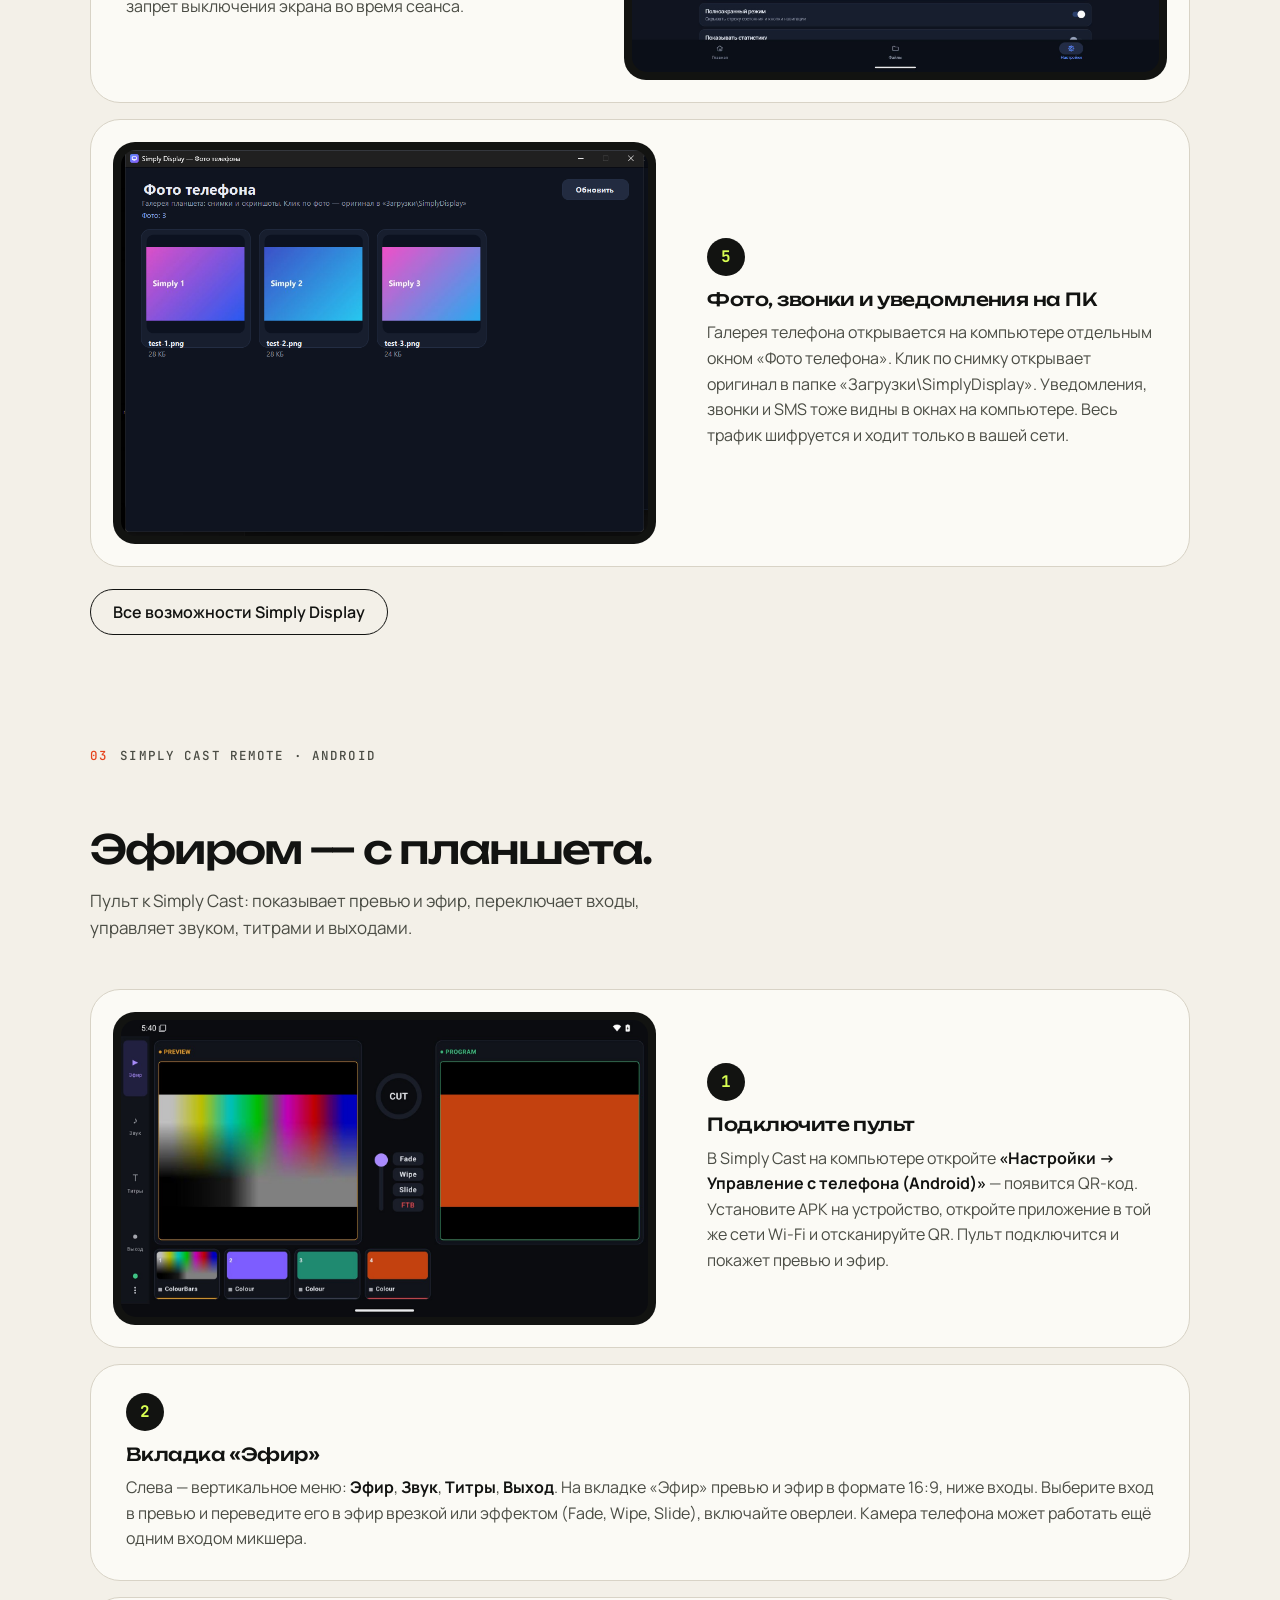
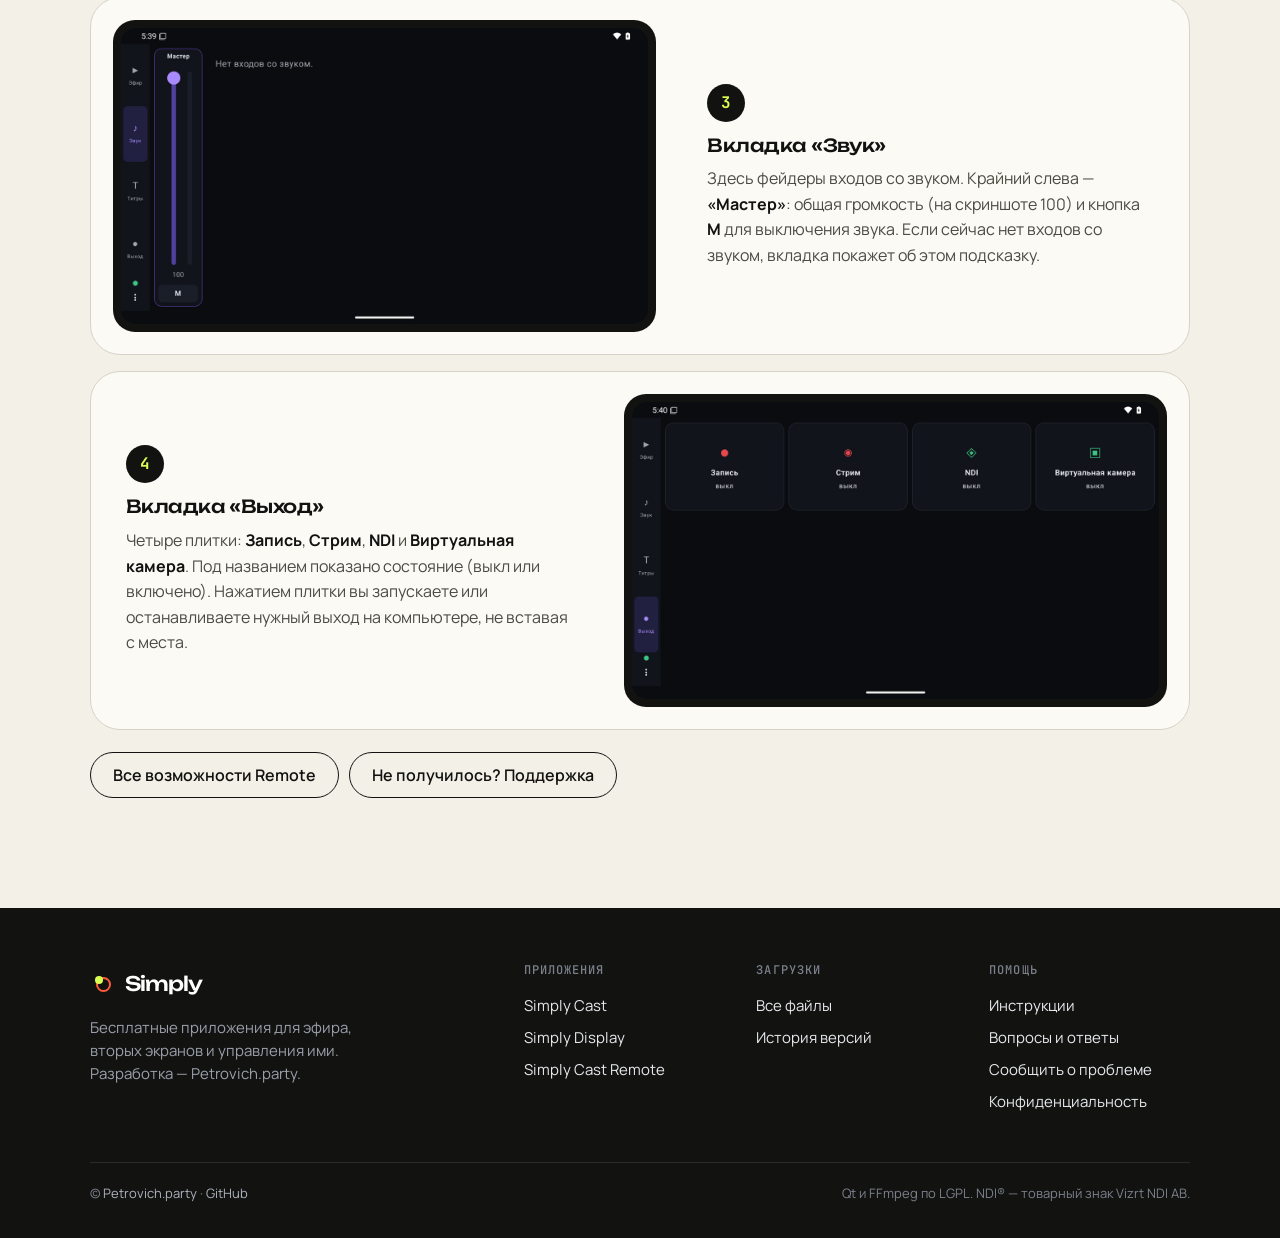
<file: site/guide.html>
<!doctype html>
<html lang="ru">
<head>
<meta charset="utf-8">
<meta name="viewport" content="width=device-width, initial-scale=1">
<title>Инструкции — Simply</title>
<meta name="description" content="Пошаговые инструкции со скриншотами: Simply Cast, Simply Display и Simply Cast Remote.">
<meta name="theme-color" content="#f3f0e8">
<link rel="icon" href="data:image/svg+xml,%3Csvg xmlns='http://www.w3.org/2000/svg' viewBox='0 0 32 32'%3E%3Crect width='32' height='32' rx='8' fill='%2314162b'/%3E%3Ccircle cx='16' cy='16' r='6' fill='%23ff5a48'/%3E%3C/svg%3E">
<link rel="preconnect" href="https://fonts.googleapis.com"><link rel="preconnect" href="https://fonts.gstatic.com" crossorigin>
<link rel="stylesheet" href="https://fonts.googleapis.com/css2?family=JetBrains+Mono:wght@400;500&family=Manrope:wght@400;500;600;700;800&family=Unbounded:wght@400;500;600&display=swap">
<link rel="stylesheet" href="main.css">
</head>
<body>
<header class="top"><div class="wrap">
  <a class="brand" href="index.html"><i aria-hidden="true"></i>Simply</a>
  <nav class="menu" aria-label="Основная">
    <a href="cast.html">Simply Cast</a>
    <a href="display.html">Simply Display</a>
    <a href="remote.html">Remote</a>
    <a href="guide.html" aria-current="page">Инструкции</a>
    <a href="support.html">Поддержка</a>
    <a class="dl" href="download.html">Скачать</a>
  </nav>
</div></header>
<main>
<div class="wrap">
  <div class="page-head">
    <div class="eyebrow"><b>●</b>Инструкции</div>
    <h1>Как работать с приложениями.</h1>
    <p class="lead">Пошагово и со скриншотами: выйти в эфир в Simply Cast, подключить планшет как второй экран и управлять микшером с телефона.</p>
    <div class="gnav"><a href="#cast">Simply Cast</a><a href="#display">Simply Display</a><a href="#remote">Simply Cast Remote</a></div>
  </div>

  <section id="cast">
    <div class="sec-head rv"><div><div class="eyebrow"><b>01</b>Simply Cast · Windows</div></div><div><h2>Первый эфир за пять шагов.</h2><p class="sub">Видеомикшер: камеры, экран, видео и потоки собираются в кадр и уходят в эфир, запись или на стриминговую площадку.</p></div></div>

    <ol class="guide">
      <li class="gstep rv">
        <figure class="gimg"><img src="img/cast-main.jpg" width="1920" height="1160" loading="lazy" alt="Главное окно Simply Cast: превью, эфир, полоса входов, аудиомикшер и выходы"></figure>
        <div class="gtxt"><span class="gn">1</span><h3>Установите и запустите</h3>
          <p>Скачайте установщик на странице «Скачать» и запустите его. Подойдёт Windows 10 (2004) или 11, 64 бита. Регистрация не нужна.</p>
          <p>В окне слева находится <b>превью</b> — то, что вы готовите, справа <b>эфир</b> — то, что видят зрители. Внизу — полоса входов, аудиомикшер и выходы.</p></div>
      </li>
      <li class="gstep rv">
        <figure class="gimg"><img src="img/cast-inputs.jpg" width="1920" height="1160" loading="lazy" alt="Меню «Добавить вход»: камера, экран, видео, NDI, документы, поток, веб-страница"></figure>
        <div class="gtxt"><span class="gn">2</span><h3>Добавьте входы</h3>
          <p>Откройте меню <b>«Добавить вход»</b> и выберите источник: камеру, экран или окно, видео и видеосписок, изображение, документ (PDF, PowerPoint, Word, Excel), поток RTSP/SRT/HLS, NDI, веб-страницу, титры, часы или таймер.</p>
          <p>Каждый добавленный вход появляется плиткой в полосе входов. Если вы пока не знаете, с чего начать, возьмите мастер первого шоу: он создаст плитки сам.</p></div>
      </li>
      <li class="gstep rv">
        <figure class="gimg"><img src="img/cast-live.jpg" width="1920" height="1160" loading="lazy" alt="Simply Cast в эфире: превью и эфир рядом, переходы между ними"></figure>
        <div class="gtxt"><span class="gn">3</span><h3>Соберите кадр и переведите в эфир</h3>
          <p>Нажмите на плитку — вход попадёт в <b>превью</b>. Переведите его в эфир переходом: врезкой, автопереходом или эффектом (Fade, Wipe, Slide и другие). Можно двигать <b>T-bar</b> вручную или нажать <b>Space</b>.</p>
          <p>Кнопка «в чёрное» плавно гасит эфир. Оверлеи (титры, логотип) включаются поверх эфира одним нажатием.</p></div>
      </li>
      <li class="gstep rv">
        <div class="gtxt gwide"><span class="gn">4</span><h3>Настройте звук</h3>
          <p>В аудиомикшере у каждого входа есть своя громкость и метр. Громкость показывается в LUFS. Доступны шины, solo и AFV (звук следует за видео), так что звук остаётся синхронным с картинкой.</p></div>
      </li>
      <li class="gstep rv">
        <div class="gtxt gwide"><span class="gn">5</span><h3>Выходите в эфир или записывайте</h3>
          <p>Нажмите <b>«Выйти в эфир»</b>, чтобы отправить поток на сервер (RTMP, RTMPS или SRT), или <b>«Записать»</b>, чтобы сохранить файл. Можно делать и то и другое одновременно, в несколько направлений сразу.</p>
          <p>Кодирование идёт на видеокарте NVIDIA или AMD, а без неё — встроенным кодеком Windows. Ключи стримов хранятся в диспетчере учётных данных Windows, а не в файле проекта.</p></div>
      </li>
    </ol>
    <p class="gmore rv"><a class="btn" href="cast.html">Все возможности Simply Cast</a></p>
  </section>

  <section id="display">
    <div class="sec-head rv"><div><div class="eyebrow"><b>02</b>Simply Display · Windows и Android</div></div><div><h2>Планшет как второй монитор.</h2><p class="sub">Сервер ставится на компьютер, приложение — на планшет или телефон. Устройства должны быть в одной сети Wi‑Fi или соединены по USB.</p></div></div>

    <ol class="guide">
      <li class="gstep rv">
        <figure class="gimg"><img src="img/display-server.png" width="1076" height="739" loading="lazy" alt="Окно сервера Simply Display: адрес, PIN и режимы «Зеркало», «Расширить», «Управление»"></figure>
        <div class="gtxt"><span class="gn">1</span><h3>Поставьте сервер на компьютер</h3>
          <p>Запустите установщик Simply Display для Windows. В окне сервера вы увидите <b>адрес</b>, <b>PIN</b> и имя компьютера, а по кнопке с QR-значком — QR-код для быстрого подключения.</p>
          <p>В окне три режима: <b>Зеркало</b> (экран компьютера на устройстве), <b>Расширить</b> (устройство как второй монитор) и <b>Управление</b> (касания, мышь и перо управляют ПК).</p></div>
      </li>
      <li class="gstep rv">
        <figure class="gimg phoneimg"><img src="img/display-connect.jpg" width="720" height="1560" loading="lazy" alt="Экран подключения в приложении: сканирование QR-кода, IP-адрес и PIN"></figure>
        <div class="gtxt"><span class="gn">2</span><h3>Подключите планшет или телефон</h3>
          <p>Установите APK на Android (разрешите установку из неизвестных источников). Откройте приложение: компьютеры в сети найдутся сами, в списке «Рядом».</p>
          <p>Самый быстрый способ — нажать <b>«Сканировать QR-код с экрана ПК»</b>. Вручную: введите IP-адрес компьютера и PIN из окна сервера, выберите «Основной экран» или «Второй монитор» и нажмите <b>«Подключиться»</b>. Есть и кнопка <b>«По USB»</b>.</p></div>
      </li>
      <li class="gstep rv">
        <figure class="gimg"><img src="img/display-files.jpg" width="1920" height="1152" loading="lazy" alt="Вкладка «Файлы» в приложении Simply Display"></figure>
        <div class="gtxt"><span class="gn">3</span><h3>Передавайте файлы</h3>
          <p>На компьютере просто перетащите файл в окно Simply Display — он сразу уйдёт на устройство. Принятые файлы показываются на вкладке <b>«Файлы»</b>, кнопка «Открыть «Загрузки»» открывает папку.</p>
          <p>Чтобы отправить файл с устройства на ПК, подключитесь и нажмите значок скрепки на панели сеанса.</p></div>
      </li>
      <li class="gstep rv">
        <figure class="gimg"><img src="img/display-settings.jpg" width="1920" height="1152" loading="lazy" alt="Настройки Simply Display: качество, масштаб картинки, экран ПК, касания вместо мыши"></figure>
        <div class="gtxt"><span class="gn">4</span><h3>Настройте под себя</h3>
          <p>На вкладке <b>«Настройки»</b> выберите качество изображения и масштаб картинки, укажите, какой экран ПК показывать (основной или другой), включите <b>«Касания вместо мыши»</b> (перо работает всегда), полноэкранный режим и запрет выключения экрана во время сеанса.</p></div>
      </li>
      <li class="gstep rv">
        <figure class="gimg"><img src="img/display-photos.png" width="1920" height="1152" loading="lazy" alt="Окно «Фото телефона» на компьютере"></figure>
        <div class="gtxt"><span class="gn">5</span><h3>Фото, звонки и уведомления на ПК</h3>
          <p>Галерея телефона открывается на компьютере отдельным окном «Фото телефона». Клик по снимку открывает оригинал в папке «Загрузки\SimplyDisplay». Уведомления, звонки и SMS тоже видны в окнах на компьютере. Весь трафик шифруется и ходит только в вашей сети.</p></div>
      </li>
    </ol>
    <p class="gmore rv"><a class="btn" href="display.html">Все возможности Simply Display</a></p>
  </section>

  <section id="remote">
    <div class="sec-head rv"><div><div class="eyebrow"><b>03</b>Simply Cast Remote · Android</div></div><div><h2>Эфиром — с планшета.</h2><p class="sub">Пульт к Simply Cast: показывает превью и эфир, переключает входы, управляет звуком, титрами и выходами.</p></div></div>

    <ol class="guide">
      <li class="gstep rv">
        <figure class="gimg"><img src="img/remote-efir.jpg" width="1600" height="900" loading="lazy" alt="Simply Cast Remote: вкладка «Эфир» с превью и эфиром"></figure>
        <div class="gtxt"><span class="gn">1</span><h3>Подключите пульт</h3>
          <p>В Simply Cast на компьютере откройте <b>«Настройки → Управление с телефона (Android)»</b> — появится QR-код. Установите APK на устройство, откройте приложение в той же сети Wi‑Fi и отсканируйте QR. Пульт подключится и покажет превью и эфир.</p></div>
      </li>
      <li class="gstep rv">
        <div class="gtxt gwide"><span class="gn">2</span><h3>Вкладка «Эфир»</h3>
          <p>Слева — вертикальное меню: <b>Эфир</b>, <b>Звук</b>, <b>Титры</b>, <b>Выход</b>. На вкладке «Эфир» превью и эфир в формате 16:9, ниже входы. Выберите вход в превью и переведите его в эфир врезкой или эффектом (Fade, Wipe, Slide), включайте оверлеи. Камера телефона может работать ещё одним входом микшера.</p></div>
      </li>
      <li class="gstep rv">
        <figure class="gimg"><img src="img/remote-zvuk.jpg" width="1280" height="720" loading="lazy" alt="Вкладка «Звук» в Remote: фейдер «Мастер» и кнопка M"></figure>
        <div class="gtxt"><span class="gn">3</span><h3>Вкладка «Звук»</h3>
          <p>Здесь фейдеры входов со звуком. Крайний слева — <b>«Мастер»</b>: общая громкость (на скриншоте 100) и кнопка <b>M</b> для выключения звука. Если сейчас нет входов со звуком, вкладка покажет об этом подсказку.</p></div>
      </li>
      <li class="gstep rv">
        <figure class="gimg"><img src="img/remote-vyhod.jpg" width="1280" height="720" loading="lazy" alt="Вкладка «Выход» в Remote: запись, стрим, NDI и виртуальная камера"></figure>
        <div class="gtxt"><span class="gn">4</span><h3>Вкладка «Выход»</h3>
          <p>Четыре плитки: <b>Запись</b>, <b>Стрим</b>, <b>NDI</b> и <b>Виртуальная камера</b>. Под названием показано состояние (выкл или включено). Нажатием плитки вы запускаете или останавливаете нужный выход на компьютере, не вставая с места.</p></div>
      </li>
    </ol>
    <p class="gmore rv"><a class="btn" href="remote.html">Все возможности Remote</a> <a class="btn" href="support.html">Не получилось? Поддержка</a></p>
  </section>
</div>
</main>
<footer><div class="wrap">
  <div class="cols">
    <div><a class="brand" href="index.html"><i aria-hidden="true"></i>Simply</a><p class="about">Бесплатные приложения для эфира, вторых экранов и управления ими. Разработка — Petrovich.party.</p></div>
    <div><h4>Приложения</h4><a href="cast.html">Simply Cast</a><a href="display.html">Simply Display</a><a href="remote.html">Simply Cast Remote</a></div>
    <div><h4>Загрузки</h4><a href="download.html">Все файлы</a><a class="dl-all" href="#">История версий</a></div>
    <div><h4>Помощь</h4><a href="guide.html">Инструкции</a><a href="support.html">Вопросы и ответы</a><a class="dl-issues" href="#">Сообщить о проблеме</a><a href="privacy.html">Конфиденциальность</a></div>
  </div>
  <div class="bot"><span>© <a href="https://petrovich.party/">Petrovich.party</a> · <a class="dl-repo" href="#">GitHub</a></span><span>Qt и FFmpeg по LGPL. NDI® — товарный знак Vizrt NDI AB.</span></div>
</div></footer>
<script src="app.js"></script>
</body>
</html>
</file>
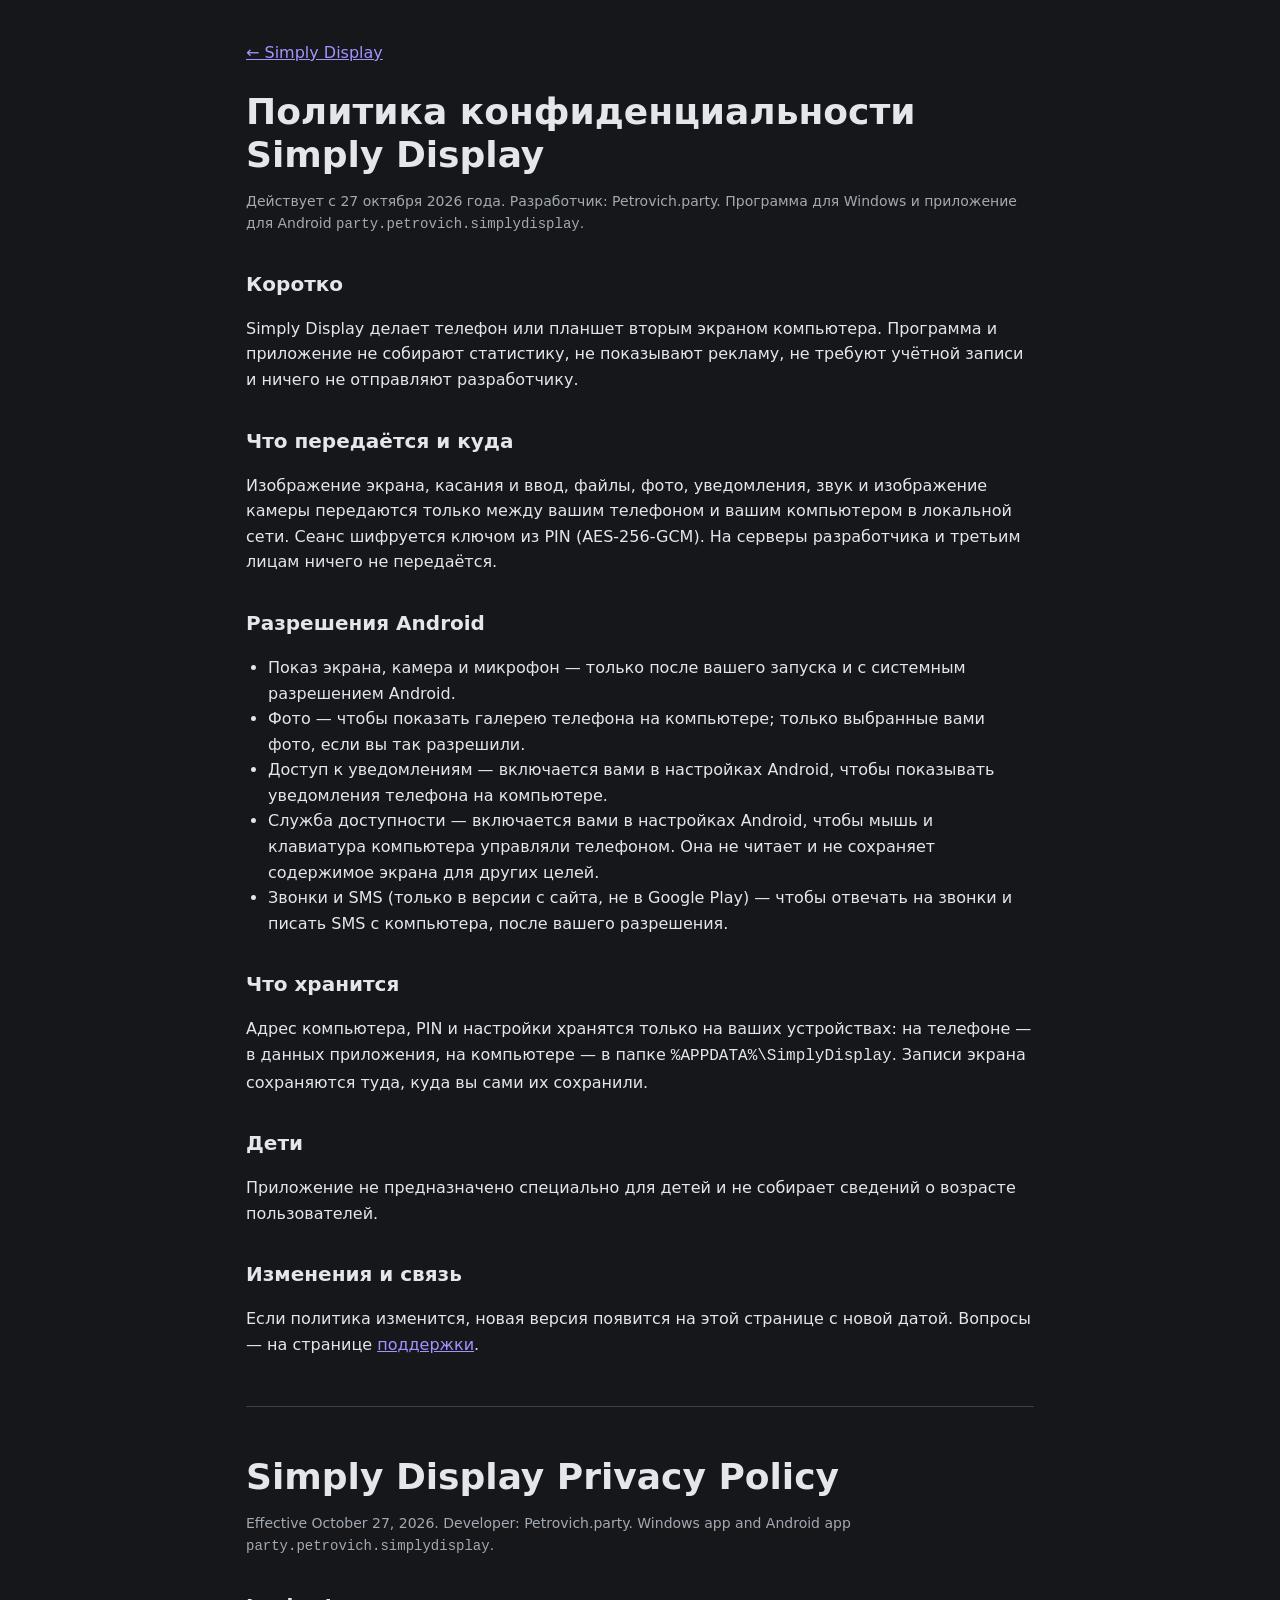
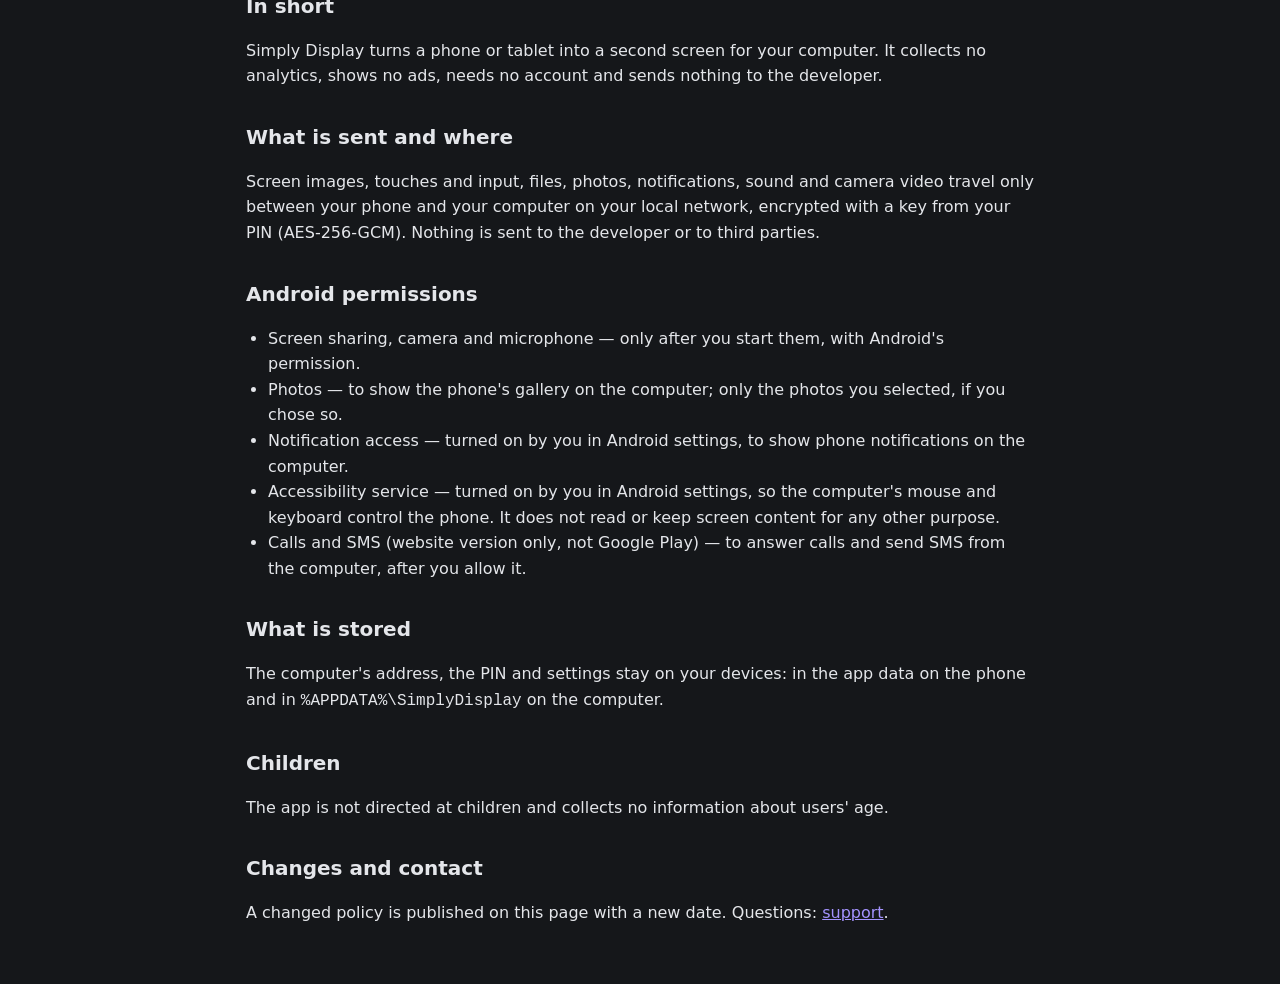
<file: site/privacy-display.html>
<!doctype html>
<html lang="ru">
<head>
<meta charset="utf-8">
<meta name="viewport" content="width=device-width, initial-scale=1">
<title>Simply Display — политика конфиденциальности</title>
<meta name="description" content="Какие данные обрабатывает Simply Cast и куда они передаются.">
<style>
  /* colours: replica/design/tokens.json, same as index.html */
  :root { --bg:#15171a; --surface:#23262b; --border:#3a3e45; --text:#e4e6ea; --muted:#a3a9b2; --accent:#a493ff; }
  * { box-sizing: border-box; }
  body { margin:0; background:var(--bg); color:var(--text); font:16px/1.6 "Segoe UI", system-ui, sans-serif; }
  .wrap { max-width:820px; margin:0 auto; padding:24px 16px 48px; }
  a { color:var(--accent); }
  h1 { font-size:clamp(26px,4vw,36px); line-height:1.2; margin:24px 0 8px; }
  h2 { font-size:20px; margin:32px 0 8px; }
  .muted { color:var(--muted); font-size:14px; }
  hr { border:0; border-top:1px solid var(--border); margin:48px 0; }
  ul { padding-left:22px; }
</style>
</head>
<body>
<div class="wrap">
<p><a href="display.html">← Simply Display</a></p>
<h1>Политика конфиденциальности Simply Display</h1>
<p class="muted">Действует с 27 октября 2026 года. Разработчик: Petrovich.party. Программа для Windows и приложение для Android <code>party.petrovich.simplydisplay</code>.</p>

<h2>Коротко</h2>
<p>Simply Display делает телефон или планшет вторым экраном компьютера. Программа и приложение не собирают статистику,
не показывают рекламу, не требуют учётной записи и ничего не отправляют разработчику.</p>

<h2>Что передаётся и куда</h2>
<p>Изображение экрана, касания и ввод, файлы, фото, уведомления, звук и изображение камеры передаются только между
вашим телефоном и вашим компьютером в локальной сети. Сеанс шифруется ключом из PIN (AES-256-GCM). На серверы
разработчика и третьим лицам ничего не передаётся.</p>

<h2>Разрешения Android</h2>
<ul>
  <li>Показ экрана, камера и микрофон — только после вашего запуска и с системным разрешением Android.</li>
  <li>Фото — чтобы показать галерею телефона на компьютере; только выбранные вами фото, если вы так разрешили.</li>
  <li>Доступ к уведомлениям — включается вами в настройках Android, чтобы показывать уведомления телефона на компьютере.</li>
  <li>Служба доступности — включается вами в настройках Android, чтобы мышь и клавиатура компьютера управляли телефоном.
      Она не читает и не сохраняет содержимое экрана для других целей.</li>
  <li>Звонки и SMS (только в версии с сайта, не в Google Play) — чтобы отвечать на звонки и писать SMS с компьютера,
      после вашего разрешения.</li>
</ul>

<h2>Что хранится</h2>
<p>Адрес компьютера, PIN и настройки хранятся только на ваших устройствах: на телефоне — в данных приложения,
на компьютере — в папке <code>%APPDATA%\SimplyDisplay</code>. Записи экрана сохраняются туда, куда вы сами их сохранили.</p>

<h2>Дети</h2>
<p>Приложение не предназначено специально для детей и не собирает сведений о возрасте пользователей.</p>

<h2>Изменения и связь</h2>
<p>Если политика изменится, новая версия появится на этой странице с новой датой. Вопросы — на странице <a href="support.html">поддержки</a>.</p>

<hr>

<h1>Simply Display Privacy Policy</h1>
<p class="muted">Effective October 27, 2026. Developer: Petrovich.party. Windows app and Android app <code>party.petrovich.simplydisplay</code>.</p>
<h2>In short</h2>
<p>Simply Display turns a phone or tablet into a second screen for your computer. It collects no analytics, shows no ads, needs no account and sends nothing to the developer.</p>
<h2>What is sent and where</h2>
<p>Screen images, touches and input, files, photos, notifications, sound and camera video travel only between your phone and your computer on your local network, encrypted with a key from your PIN (AES-256-GCM). Nothing is sent to the developer or to third parties.</p>
<h2>Android permissions</h2>
<ul>
  <li>Screen sharing, camera and microphone — only after you start them, with Android's permission.</li>
  <li>Photos — to show the phone's gallery on the computer; only the photos you selected, if you chose so.</li>
  <li>Notification access — turned on by you in Android settings, to show phone notifications on the computer.</li>
  <li>Accessibility service — turned on by you in Android settings, so the computer's mouse and keyboard control the phone. It does not read or keep screen content for any other purpose.</li>
  <li>Calls and SMS (website version only, not Google Play) — to answer calls and send SMS from the computer, after you allow it.</li>
</ul>
<h2>What is stored</h2>
<p>The computer's address, the PIN and settings stay on your devices: in the app data on the phone and in <code>%APPDATA%\SimplyDisplay</code> on the computer.</p>
<h2>Children</h2>
<p>The app is not directed at children and collects no information about users' age.</p>
<h2>Changes and contact</h2>
<p>A changed policy is published on this page with a new date. Questions: <a href="support.html">support</a>.</p>
</div>
</body>
</html>
</file>
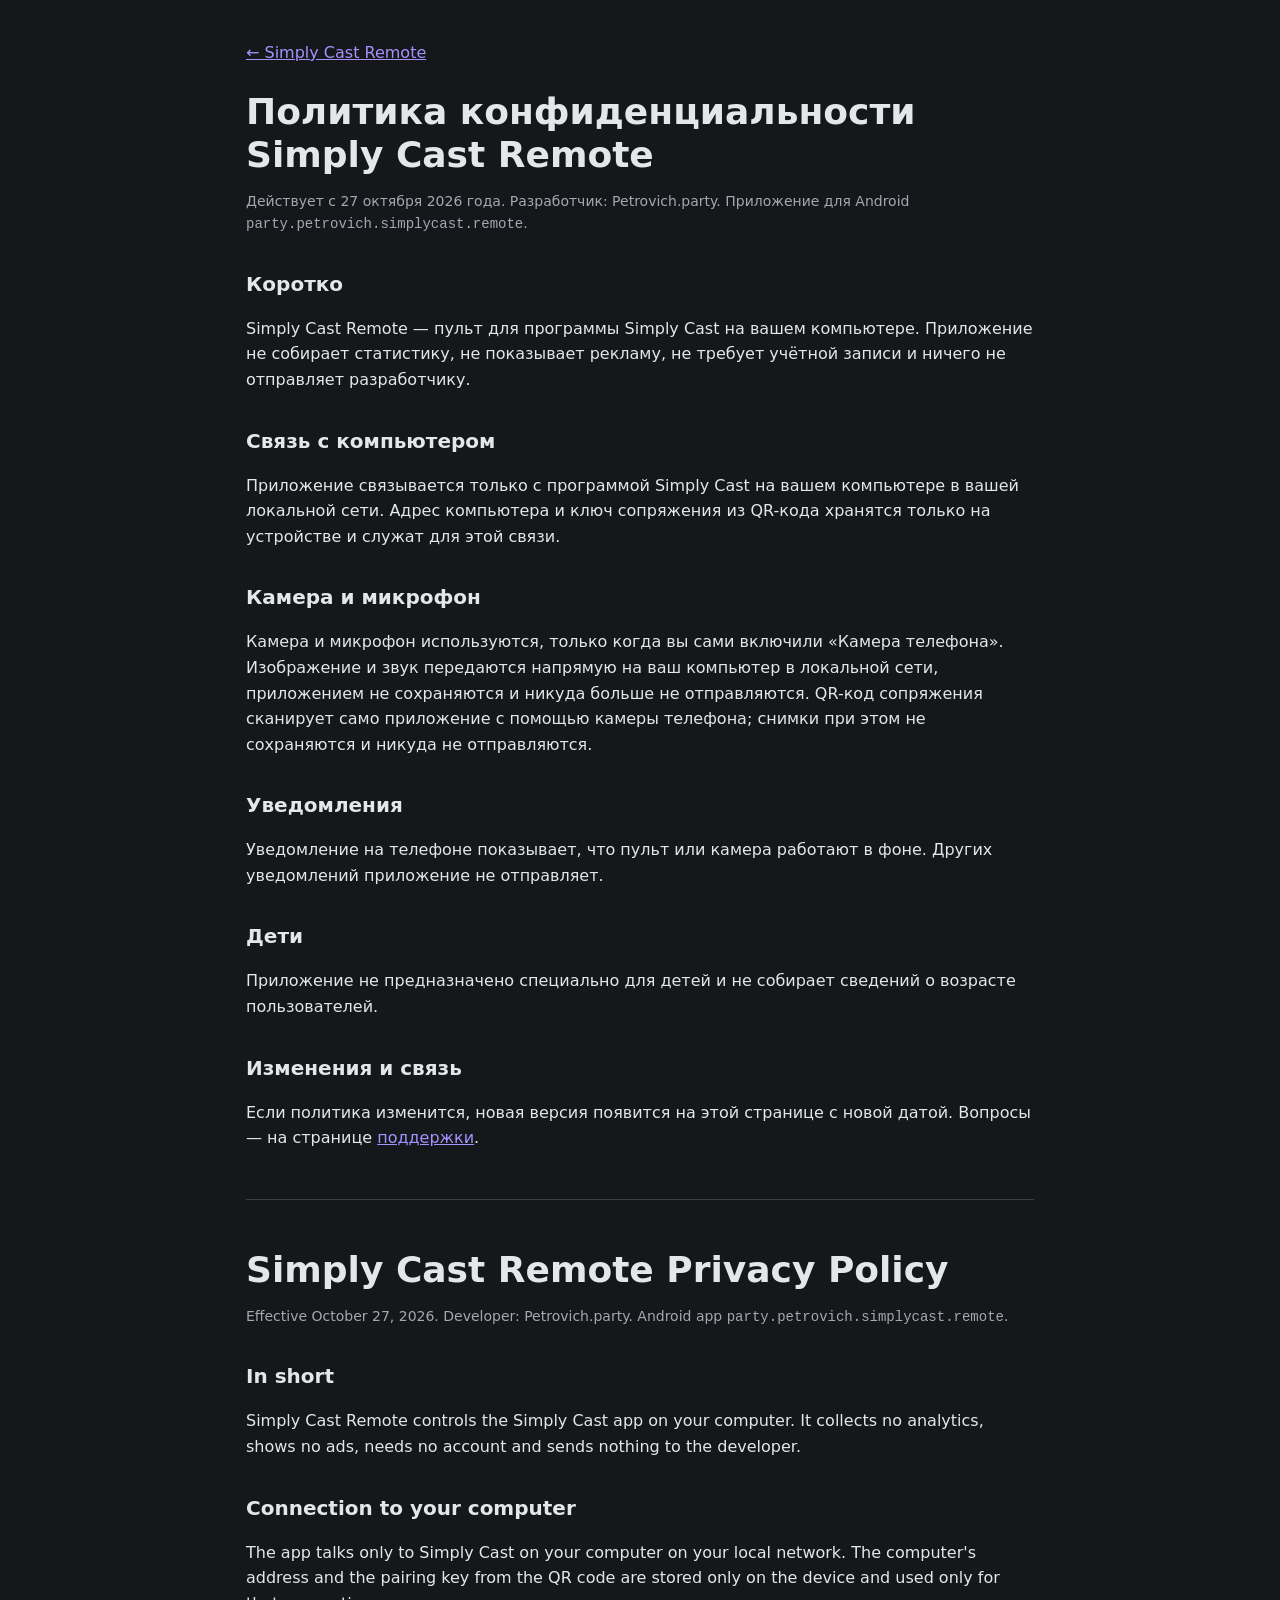
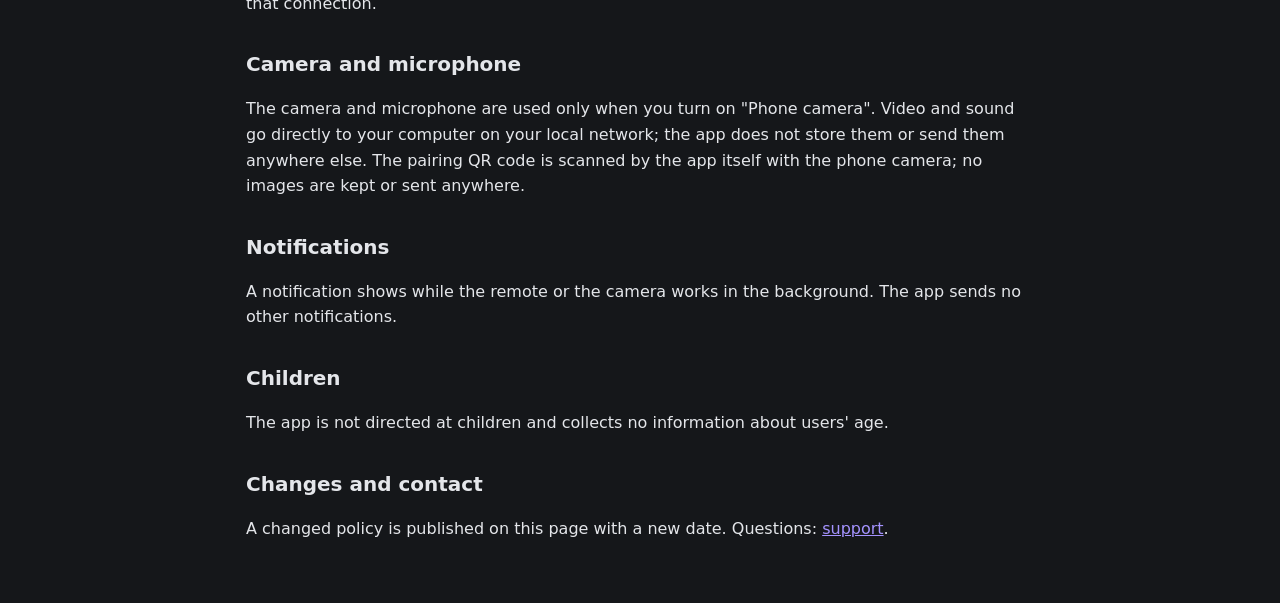
<file: site/privacy-remote.html>
<!doctype html>
<html lang="ru">
<head>
<meta charset="utf-8">
<meta name="viewport" content="width=device-width, initial-scale=1">
<title>Simply Cast Remote — политика конфиденциальности</title>
<meta name="description" content="Какие данные обрабатывает Simply Cast и куда они передаются.">
<style>
  /* colours: replica/design/tokens.json, same as index.html */
  :root { --bg:#15171a; --surface:#23262b; --border:#3a3e45; --text:#e4e6ea; --muted:#a3a9b2; --accent:#a493ff; }
  * { box-sizing: border-box; }
  body { margin:0; background:var(--bg); color:var(--text); font:16px/1.6 "Segoe UI", system-ui, sans-serif; }
  .wrap { max-width:820px; margin:0 auto; padding:24px 16px 48px; }
  a { color:var(--accent); }
  h1 { font-size:clamp(26px,4vw,36px); line-height:1.2; margin:24px 0 8px; }
  h2 { font-size:20px; margin:32px 0 8px; }
  .muted { color:var(--muted); font-size:14px; }
  hr { border:0; border-top:1px solid var(--border); margin:48px 0; }
  ul { padding-left:22px; }
</style>
</head>
<body>
<div class="wrap">
<p><a href="remote.html">← Simply Cast Remote</a></p>
<h1>Политика конфиденциальности Simply Cast Remote</h1>
<p class="muted">Действует с 27 октября 2026 года. Разработчик: Petrovich.party. Приложение для Android <code>party.petrovich.simplycast.remote</code>.</p>

<h2>Коротко</h2>
<p>Simply Cast Remote — пульт для программы Simply Cast на вашем компьютере. Приложение не собирает статистику,
не показывает рекламу, не требует учётной записи и ничего не отправляет разработчику.</p>

<h2>Связь с компьютером</h2>
<p>Приложение связывается только с программой Simply Cast на вашем компьютере в вашей локальной сети. Адрес компьютера
и ключ сопряжения из QR-кода хранятся только на устройстве и служат для этой связи.</p>

<h2>Камера и микрофон</h2>
<p>Камера и микрофон используются, только когда вы сами включили «Камера телефона». Изображение и звук передаются
напрямую на ваш компьютер в локальной сети, приложением не сохраняются и никуда больше не отправляются.
QR-код сопряжения сканирует само приложение с помощью камеры телефона; снимки при этом не сохраняются и никуда не отправляются.</p>

<h2>Уведомления</h2>
<p>Уведомление на телефоне показывает, что пульт или камера работают в фоне. Других уведомлений приложение не отправляет.</p>

<h2>Дети</h2>
<p>Приложение не предназначено специально для детей и не собирает сведений о возрасте пользователей.</p>

<h2>Изменения и связь</h2>
<p>Если политика изменится, новая версия появится на этой странице с новой датой. Вопросы — на странице <a href="support.html">поддержки</a>.</p>

<hr>

<h1>Simply Cast Remote Privacy Policy</h1>
<p class="muted">Effective October 27, 2026. Developer: Petrovich.party. Android app <code>party.petrovich.simplycast.remote</code>.</p>
<h2>In short</h2>
<p>Simply Cast Remote controls the Simply Cast app on your computer. It collects no analytics, shows no ads, needs no account and sends nothing to the developer.</p>
<h2>Connection to your computer</h2>
<p>The app talks only to Simply Cast on your computer on your local network. The computer's address and the pairing key from the QR code are stored only on the device and used only for that connection.</p>
<h2>Camera and microphone</h2>
<p>The camera and microphone are used only when you turn on "Phone camera". Video and sound go directly to your computer on your local network; the app does not store them or send them anywhere else. The pairing QR code is scanned by the app itself with the phone camera; no images are kept or sent anywhere.</p>
<h2>Notifications</h2>
<p>A notification shows while the remote or the camera works in the background. The app sends no other notifications.</p>
<h2>Children</h2>
<p>The app is not directed at children and collects no information about users' age.</p>
<h2>Changes and contact</h2>
<p>A changed policy is published on this page with a new date. Questions: <a href="support.html">support</a>.</p>
</div>
</body>
</html>
</file>
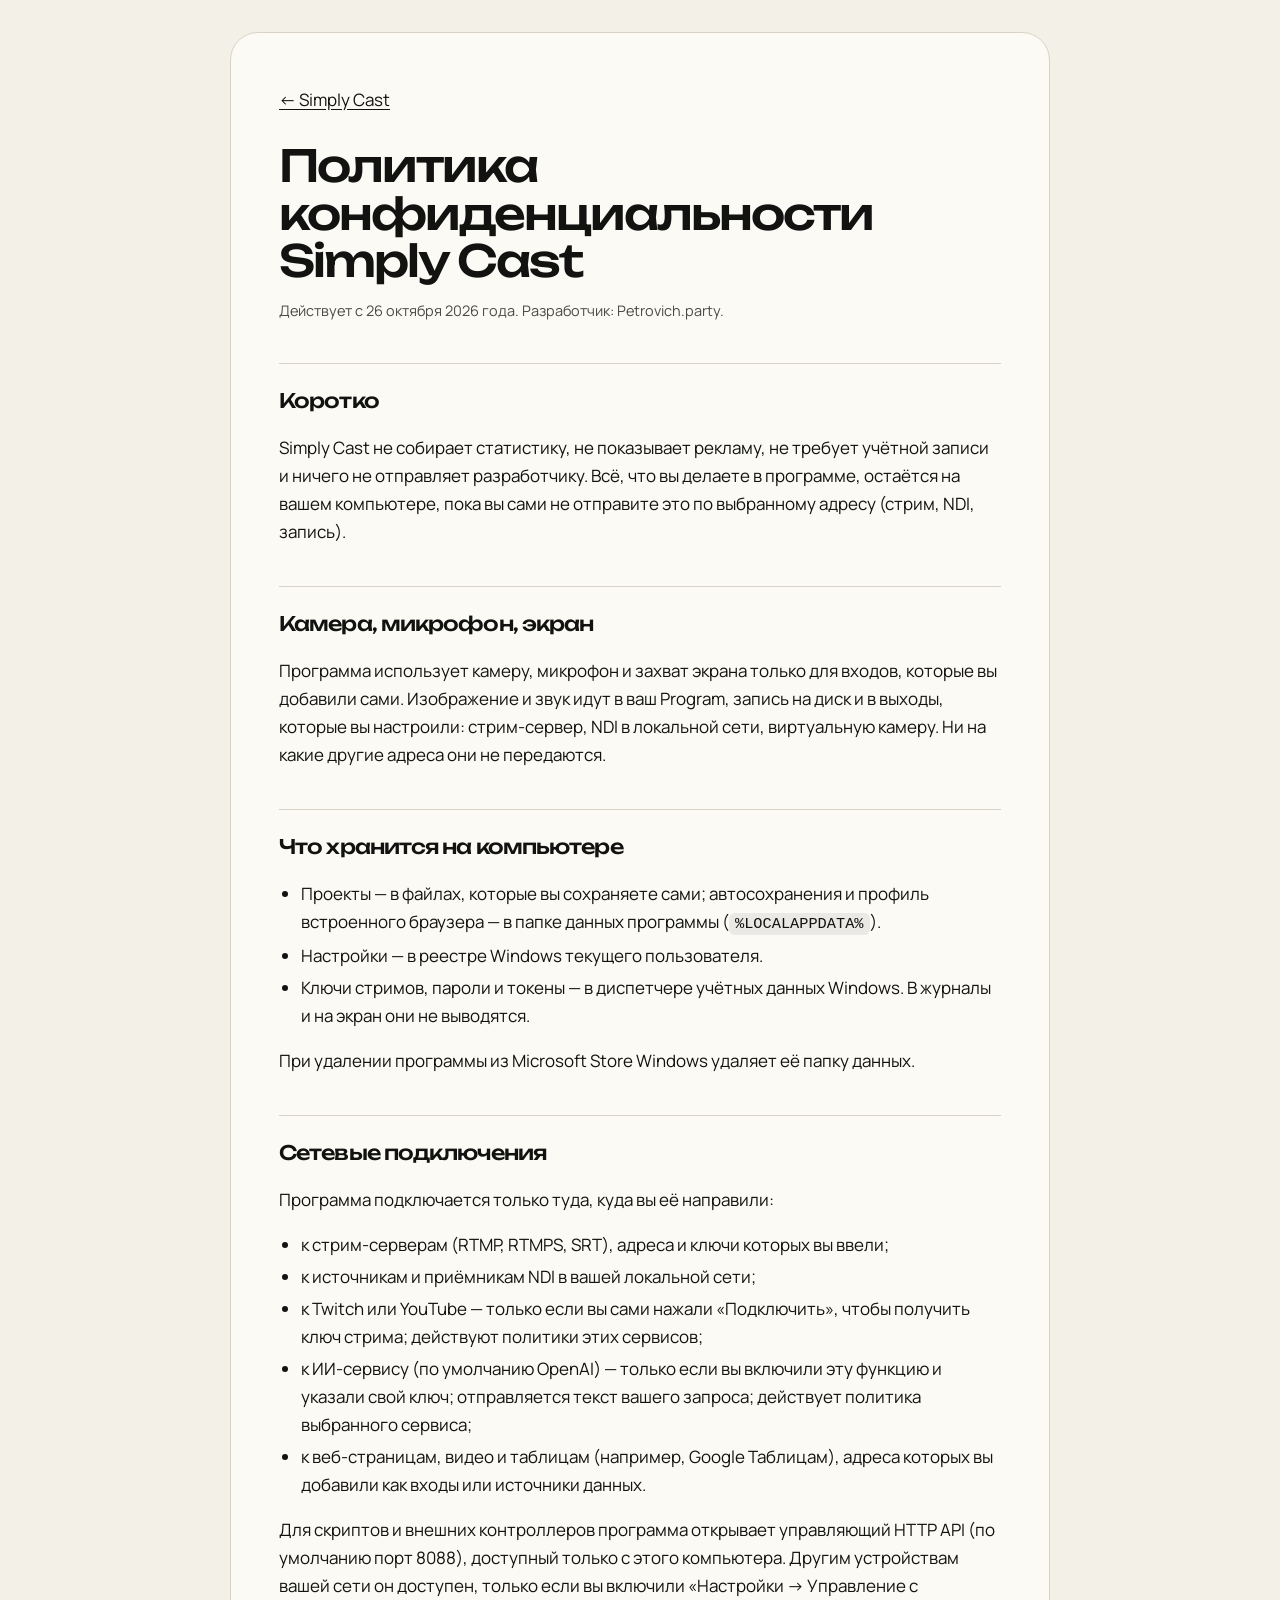
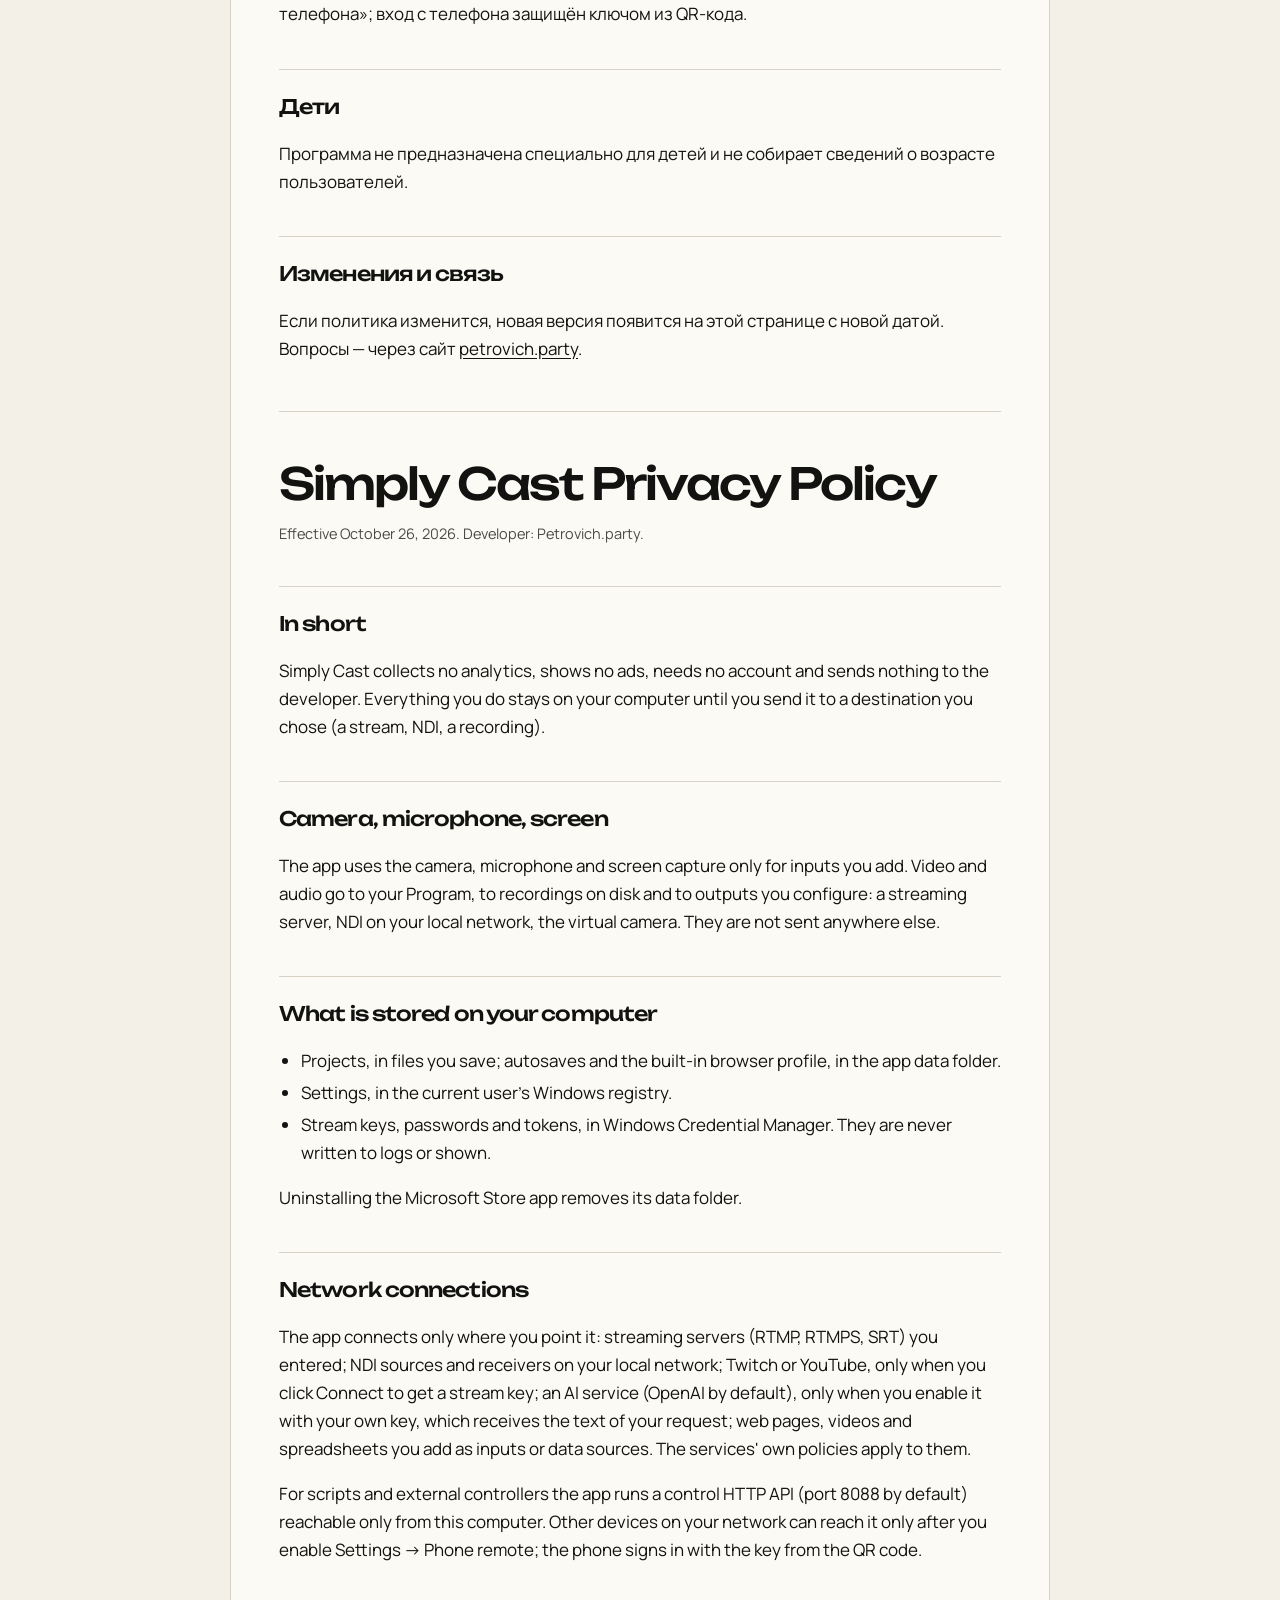
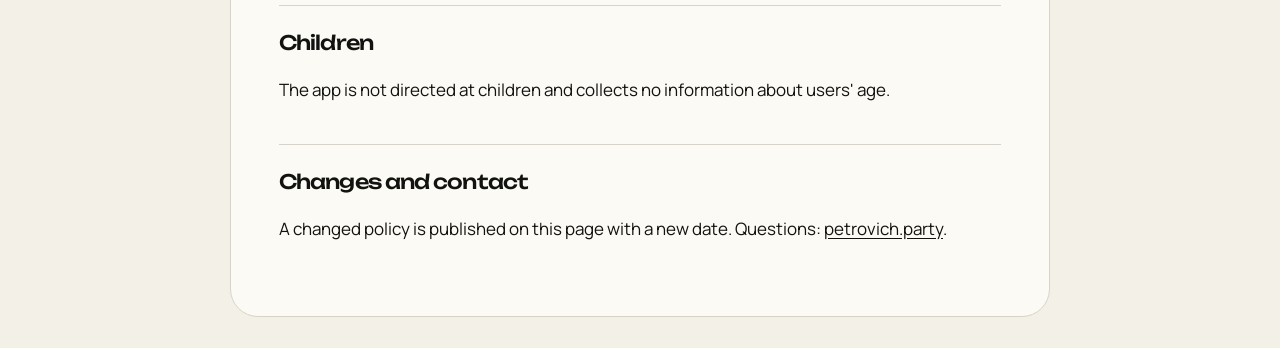
<file: site/privacy.html>
<!doctype html>
<html lang="ru">
<head>
<meta charset="utf-8">
<meta name="viewport" content="width=device-width, initial-scale=1">
<title>Simply Cast — политика конфиденциальности</title>
<meta name="description" content="Какие данные обрабатывает Simply Cast и куда они передаются.">
<meta name="theme-color" content="#f3f0e8">
<link rel="preconnect" href="https://fonts.googleapis.com"><link rel="preconnect" href="https://fonts.gstatic.com" crossorigin>
<link rel="stylesheet" href="https://fonts.googleapis.com/css2?family=Onest:wght@400;500;600;700&display=swap">
<link rel="stylesheet" href="https://fonts.googleapis.com/css2?family=Manrope:wght@400;500;600;700;800&family=Unbounded:wght@400;500;600&display=swap">
<style>
  :root { color-scheme:light; --bg:#f3f0e8; --card:#fbfaf5; --border:#d8d3c6; --text:#121311; --muted:#4a4c44; --accent:#121311; }
  * { box-sizing: border-box; }
  body { margin:0; color:var(--text); background:var(--bg); font:17px/1.65 "Manrope","Segoe UI Variable","Segoe UI",system-ui,sans-serif; -webkit-font-smoothing:antialiased; }
  .wrap { max-width:820px; margin:32px auto; padding:36px clamp(20px,4vw,48px) 56px; border:1px solid var(--border); border-radius:28px; background:var(--card); }
  a { color:var(--accent); text-underline-offset:3px; }
  .wrap { overflow-wrap:anywhere; }
  a:hover { background:#d9ff52; }
  ::selection { background:#d9ff52; color:#121311; }
  h1,h2 { font-family:"Unbounded","Manrope",system-ui,sans-serif; font-weight:500; letter-spacing:-.045em; }
  h1 { font-size:clamp(28px,4.4vw,44px); line-height:1.08; margin:28px 0 10px; }
  h2 { font-size:20px; margin:40px 0 8px; padding-top:20px; border-top:1px solid var(--border); }
  .muted { color:var(--muted); font-size:14.5px; }
  hr { border:0; border-top:1px solid var(--border); margin:48px 0; }
  ul { padding-left:22px; }
  li { margin:4px 0; }
  code { background:rgba(18,19,17,.07); padding:2px 6px; border-radius:6px; font-size:.9em; }
  :focus-visible { outline:2px solid #121311; outline-offset:3px; border-radius:4px; }
  @media (max-width:640px){ .wrap{ margin:12px; border-radius:22px; } }
</style>
</head>
<body>
<div class="wrap">
<p><a href="index.html">← Simply Cast</a></p>

<h1>Политика конфиденциальности Simply Cast</h1>
<p class="muted">Действует с 26 октября 2026 года. Разработчик: Petrovich.party.</p>

<h2>Коротко</h2>
<p>Simply Cast не собирает статистику, не показывает рекламу, не требует учётной записи и ничего не отправляет
разработчику. Всё, что вы делаете в программе, остаётся на вашем компьютере, пока вы сами не отправите это
по выбранному адресу (стрим, NDI, запись).</p>

<h2>Камера, микрофон, экран</h2>
<p>Программа использует камеру, микрофон и захват экрана только для входов, которые вы добавили сами.
Изображение и звук идут в ваш Program, запись на диск и в выходы, которые вы настроили: стрим-сервер,
NDI в локальной сети, виртуальную камеру. Ни на какие другие адреса они не передаются.</p>

<h2>Что хранится на компьютере</h2>
<ul>
  <li>Проекты — в файлах, которые вы сохраняете сами; автосохранения и профиль встроенного браузера —
      в папке данных программы (<code>%LOCALAPPDATA%</code>).</li>
  <li>Настройки — в реестре Windows текущего пользователя.</li>
  <li>Ключи стримов, пароли и токены — в диспетчере учётных данных Windows. В журналы и на экран они не выводятся.</li>
</ul>
<p>При удалении программы из Microsoft Store Windows удаляет её папку данных.</p>

<h2>Сетевые подключения</h2>
<p>Программа подключается только туда, куда вы её направили:</p>
<ul>
  <li>к стрим-серверам (RTMP, RTMPS, SRT), адреса и ключи которых вы ввели;</li>
  <li>к источникам и приёмникам NDI в вашей локальной сети;</li>
  <li>к Twitch или YouTube — только если вы сами нажали «Подключить», чтобы получить ключ стрима;
      действуют политики этих сервисов;</li>
  <li>к ИИ-сервису (по умолчанию OpenAI) — только если вы включили эту функцию и указали свой ключ;
      отправляется текст вашего запроса; действует политика выбранного сервиса;</li>
  <li>к веб-страницам, видео и таблицам (например, Google Таблицам), адреса которых вы добавили как входы
      или источники данных.</li>
</ul>
<p>Для скриптов и внешних контроллеров программа открывает управляющий HTTP API (по умолчанию порт 8088),
доступный только с этого компьютера. Другим устройствам вашей сети он доступен, только если вы включили
«Настройки → Управление с телефона»; вход с телефона защищён ключом из QR-кода.</p>

<h2>Дети</h2>
<p>Программа не предназначена специально для детей и не собирает сведений о возрасте пользователей.</p>

<h2>Изменения и связь</h2>
<p>Если политика изменится, новая версия появится на этой странице с новой датой.
Вопросы — через сайт <a href="https://petrovich.party/">petrovich.party</a>.</p>

<hr>

<h1 lang="en">Simply Cast Privacy Policy</h1>
<div lang="en">
<p class="muted">Effective October 26, 2026. Developer: Petrovich.party.</p>

<h2>In short</h2>
<p>Simply Cast collects no analytics, shows no ads, needs no account and sends nothing to the developer.
Everything you do stays on your computer until you send it to a destination you chose (a stream, NDI, a recording).</p>

<h2>Camera, microphone, screen</h2>
<p>The app uses the camera, microphone and screen capture only for inputs you add. Video and audio go to your
Program, to recordings on disk and to outputs you configure: a streaming server, NDI on your local network,
the virtual camera. They are not sent anywhere else.</p>

<h2>What is stored on your computer</h2>
<ul>
  <li>Projects, in files you save; autosaves and the built-in browser profile, in the app data folder.</li>
  <li>Settings, in the current user's Windows registry.</li>
  <li>Stream keys, passwords and tokens, in Windows Credential Manager. They are never written to logs or shown.</li>
</ul>
<p>Uninstalling the Microsoft Store app removes its data folder.</p>

<h2>Network connections</h2>
<p>The app connects only where you point it: streaming servers (RTMP, RTMPS, SRT) you entered; NDI sources and
receivers on your local network; Twitch or YouTube, only when you click Connect to get a stream key; an AI service
(OpenAI by default), only when you enable it with your own key, which receives the text of your request; web pages,
videos and spreadsheets you add as inputs or data sources. The services' own policies apply to them.</p>
<p>For scripts and external controllers the app runs a control HTTP API (port 8088 by default) reachable only
from this computer. Other devices on your network can reach it only after you enable Settings → Phone remote;
the phone signs in with the key from the QR code.</p>

<h2>Children</h2>
<p>The app is not directed at children and collects no information about users' age.</p>

<h2>Changes and contact</h2>
<p>A changed policy is published on this page with a new date. Questions: <a href="https://petrovich.party/">petrovich.party</a>.</p>
</div>
</div>
</body>
</html>
</file>
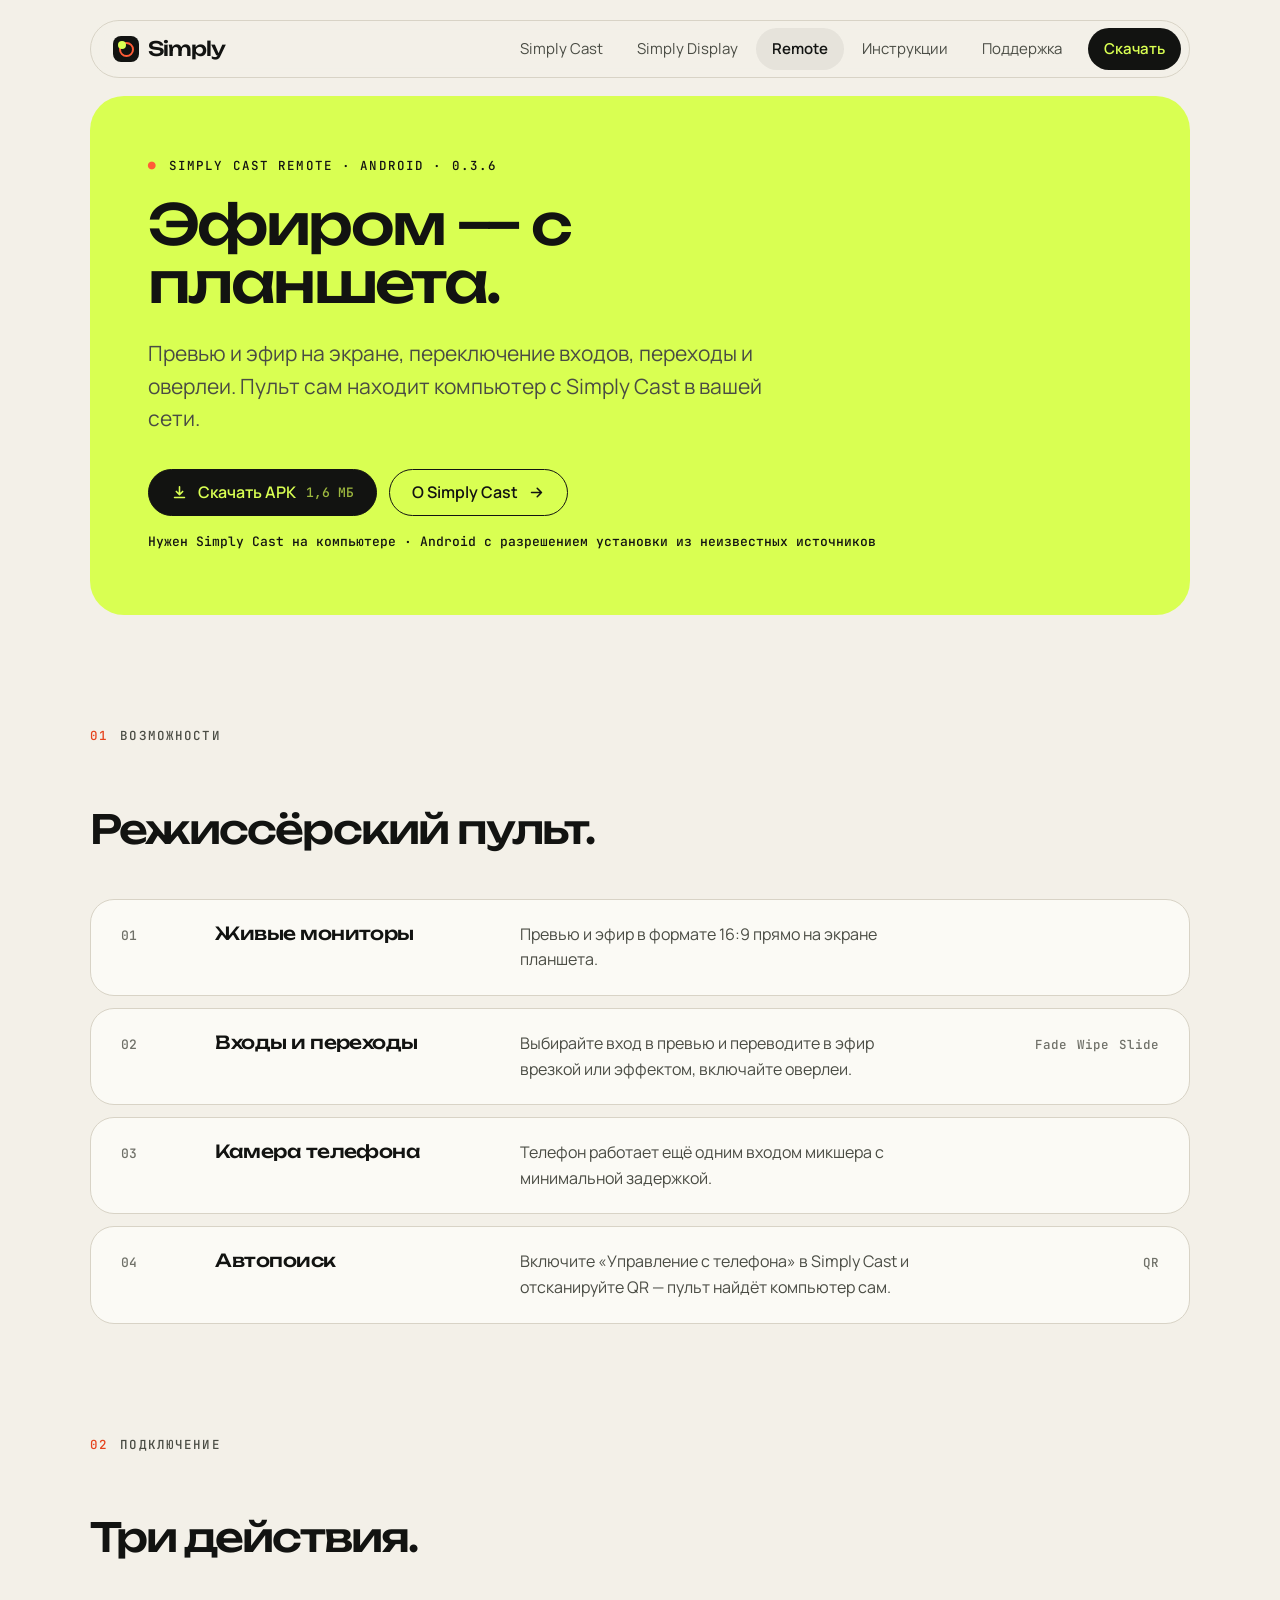
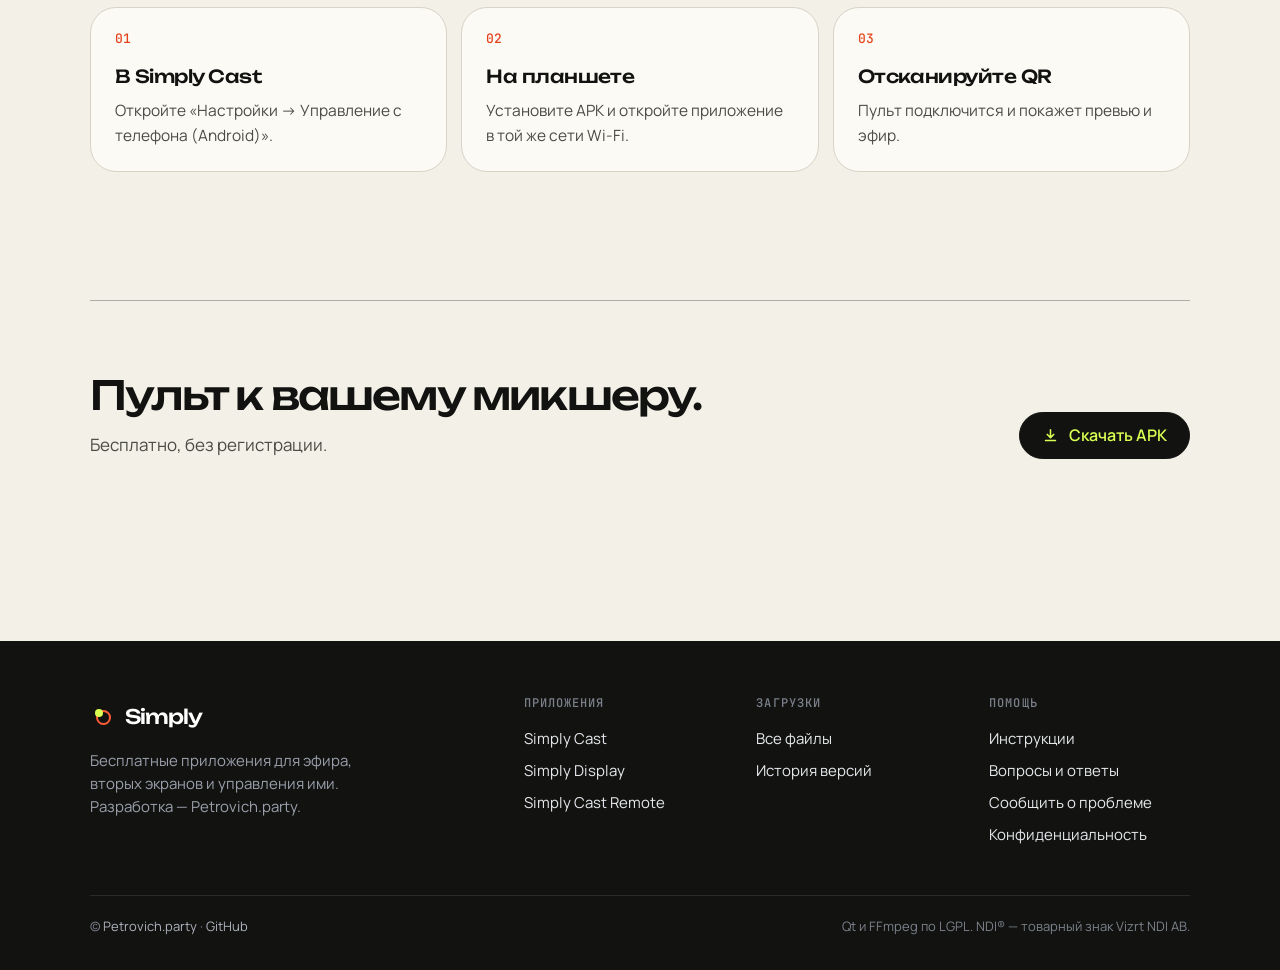
<file: site/remote.html>
<!doctype html>
<html lang="ru">
<head>
<meta charset="utf-8">
<meta name="viewport" content="width=device-width, initial-scale=1">
<title>Simply Cast Remote — пульт для Android</title>
<meta name="description" content="Пульт для Simply Cast на телефоне и планшете: превью и эфир на экране, переключение входов, переходы, камера телефона как вход.">
<meta property="og:type" content="website">
<meta property="og:title" content="Simply Cast Remote — пульт для Android">
<meta property="og:description" content="Пульт для Simply Cast на телефоне и планшете: превью и эфир на экране, переключение входов, переходы, камера телефона как вход.">
<meta property="og:image" content="https://simply-app.pro/img/cast-main.jpg">
<meta property="og:url" content="https://simply-app.pro/remote.html">
<meta name="theme-color" content="#f3f0e8">
<link rel="icon" href="data:image/svg+xml,%3Csvg xmlns='http://www.w3.org/2000/svg' viewBox='0 0 32 32'%3E%3Crect width='32' height='32' rx='8' fill='%2314161a'/%3E%3Ccircle cx='16' cy='16' r='6' fill='%23e03a2b'/%3E%3C/svg%3E">
<link rel="preconnect" href="https://fonts.googleapis.com"><link rel="preconnect" href="https://fonts.gstatic.com" crossorigin>
<link rel="stylesheet" href="https://fonts.googleapis.com/css2?family=JetBrains+Mono:wght@400;500&family=Manrope:wght@400;500;600;700;800&family=Unbounded:wght@400;500;600&display=swap">
<link rel="stylesheet" href="main.css">
</head>
<body>
<header class="top"><div class="wrap">
  <a class="brand" href="index.html"><i aria-hidden="true"></i>Simply</a>
  <nav class="menu" aria-label="Основная">
    <a href="cast.html">Simply Cast</a>
    <a href="display.html">Simply Display</a>
    <a href="remote.html" aria-current="page">Remote</a>
    <a href="guide.html">Инструкции</a>
    <a href="support.html">Поддержка</a>
    <a class="dl" href="download.html">Скачать</a>
  </nav>
</div></header>
<main>
<div class="wrap">
  <div class="hero">
    <div class="eyebrow"><b>●</b>Simply Cast Remote · Android · 0.3.6</div>
    <h1 style="max-width:14ch">Эфиром — с планшета.</h1>
    <p class="lead">Превью и эфир на экране, переключение входов, переходы и оверлеи. Пульт сам находит компьютер с Simply Cast в вашей сети.</p>
    <div class="cta"><a class="btn solid dl-apk" href="#"><svg viewBox="0 0 24 24" fill="none" stroke="currentColor" stroke-width="2.2" stroke-linecap="round" stroke-linejoin="round" aria-hidden="true"><path d="M12 4v11m0 0l-4.5-4.5M12 15l4.5-4.5M5 19h14"/></svg>Скачать APK <small>1,6 МБ</small></a><a class="btn" href="cast.html">О Simply Cast <svg viewBox="0 0 24 24" fill="none" stroke="currentColor" stroke-width="2.2" stroke-linecap="round" stroke-linejoin="round" aria-hidden="true"><path d="M5 12h14M13 6l6 6-6 6"/></svg></a></div>
    <p class="note">Нужен Simply Cast на компьютере · Android с разрешением установки из неизвестных источников</p>
  </div>

  <section>
    <div class="sec-head rv"><div><div class="eyebrow"><b>01</b>Возможности</div></div><div><h2>Режиссёрский пульт.</h2></div></div>
    <div class="rows">
      <div class="row rv"><span class="n">01</span><h3>Живые мониторы</h3><p>Превью и эфир в формате 16:9 прямо на экране планшета.</p><div class="tags"></div></div>
      <div class="row rv"><span class="n">02</span><h3>Входы и переходы</h3><p>Выбирайте вход в превью и переводите в эфир врезкой или эффектом, включайте оверлеи.</p><div class="tags"><span>Fade</span><span>Wipe</span><span>Slide</span></div></div>
      <div class="row rv"><span class="n">03</span><h3>Камера телефона</h3><p>Телефон работает ещё одним входом микшера с минимальной задержкой.</p><div class="tags"></div></div>
      <div class="row rv"><span class="n">04</span><h3>Автопоиск</h3><p>Включите «Управление с телефона» в Simply Cast и отсканируйте QR — пульт найдёт компьютер сам.</p><div class="tags"><span>QR</span></div></div>
    </div>
  </section>

  <section>
    <div class="sec-head rv"><div><div class="eyebrow"><b>02</b>Подключение</div></div><div><h2>Три действия.</h2></div></div>
    <div class="steps s3 rv">
      <div class="step"><h3>В Simply Cast</h3><p>Откройте «Настройки → Управление с телефона (Android)».</p></div>
      <div class="step"><h3>На планшете</h3><p>Установите APK и откройте приложение в той же сети Wi‑Fi.</p></div>
      <div class="step"><h3>Отсканируйте QR</h3><p>Пульт подключится и покажет превью и эфир.</p></div>
    </div>
  </section>

  <div class="close rv"><div><h2>Пульт к вашему микшеру.</h2><p>Бесплатно, без регистрации.</p></div><a class="btn solid dl-apk" href="#"><svg viewBox="0 0 24 24" fill="none" stroke="currentColor" stroke-width="2.2" stroke-linecap="round" stroke-linejoin="round" aria-hidden="true"><path d="M12 4v11m0 0l-4.5-4.5M12 15l4.5-4.5M5 19h14"/></svg>Скачать APK</a></div>
</div>
</main>
<footer><div class="wrap">
  <div class="cols">
    <div><a class="brand" href="index.html"><i aria-hidden="true"></i>Simply</a><p class="about">Бесплатные приложения для эфира, вторых экранов и управления ими. Разработка — Petrovich.party.</p></div>
    <div><h4>Приложения</h4><a href="cast.html">Simply Cast</a><a href="display.html">Simply Display</a><a href="remote.html">Simply Cast Remote</a></div>
    <div><h4>Загрузки</h4><a href="download.html">Все файлы</a><a class="dl-all" href="#">История версий</a></div>
    <div><h4>Помощь</h4><a href="guide.html">Инструкции</a><a href="support.html">Вопросы и ответы</a><a class="dl-issues" href="#">Сообщить о проблеме</a><a href="privacy.html">Конфиденциальность</a></div>
  </div>
  <div class="bot"><span>© <a href="https://petrovich.party/">Petrovich.party</a> · <a class="dl-repo" href="#">GitHub</a></span><span>Qt и FFmpeg по LGPL. NDI® — товарный знак Vizrt NDI AB.</span></div>
</div></footer>
<script src="app.js"></script>
</body>
</html>
</file>
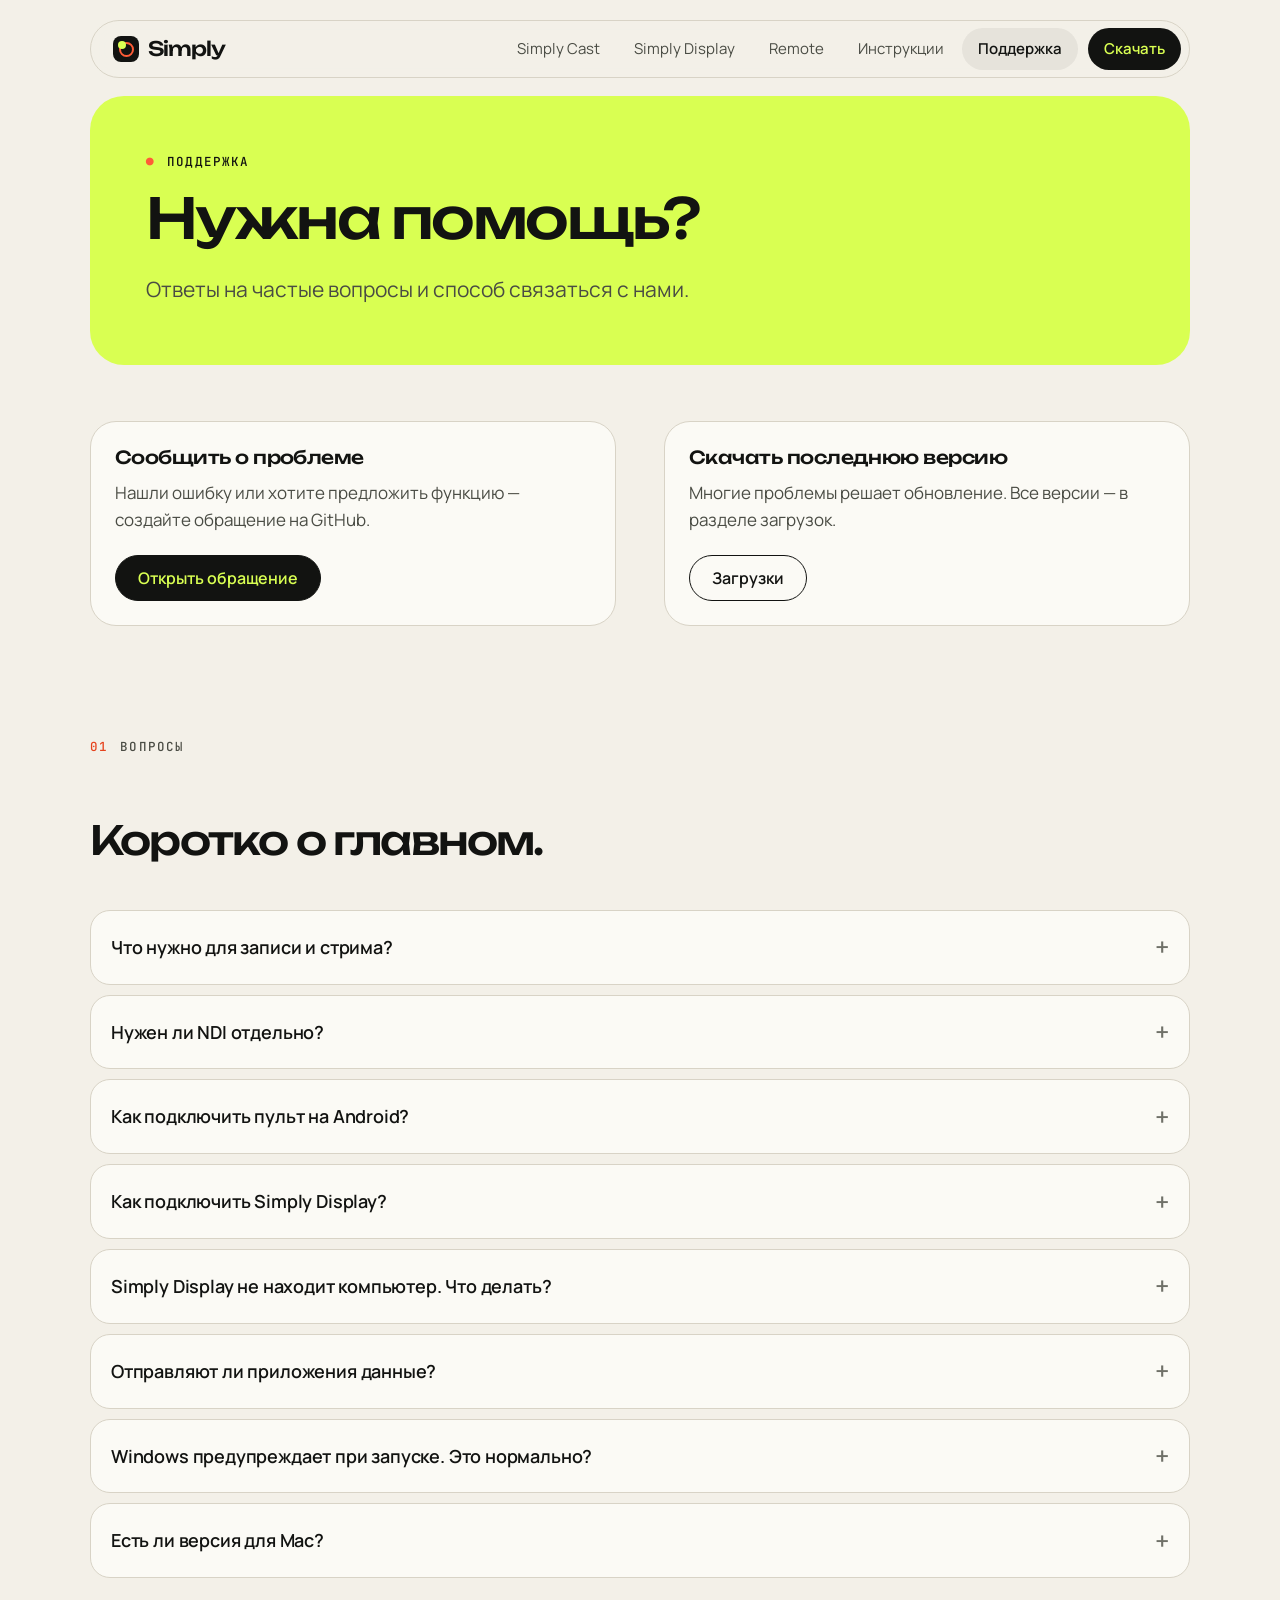
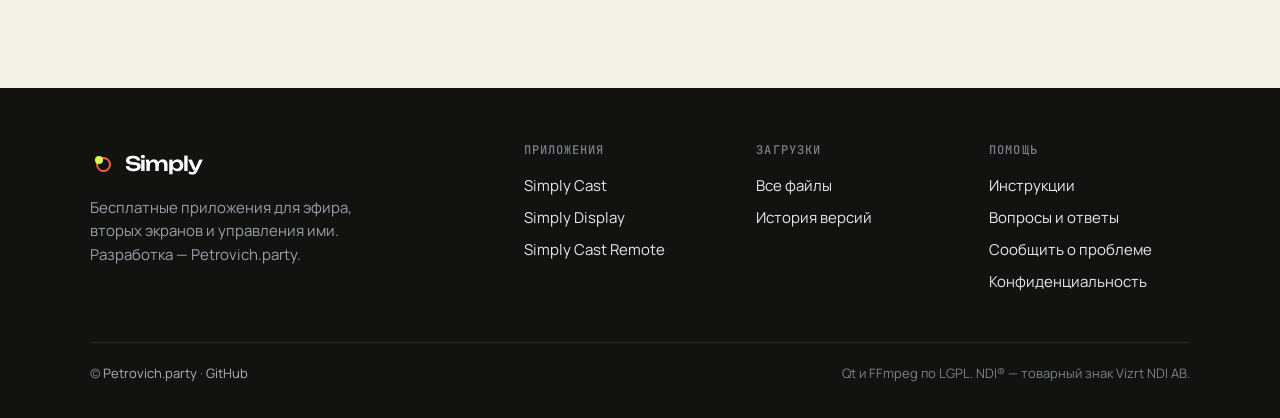
<file: site/support.html>
<!doctype html>
<html lang="ru">
<head>
<meta charset="utf-8">
<meta name="viewport" content="width=device-width, initial-scale=1">
<title>Поддержка — Simply</title>
<meta name="description" content="Ответы на частые вопросы о Simply Cast, Simply Display и пульте для Android, и как связаться.">
<meta property="og:type" content="website">
<meta property="og:title" content="Поддержка — Simply">
<meta property="og:description" content="Ответы на частые вопросы о Simply Cast, Simply Display и пульте для Android, и как связаться.">
<meta property="og:image" content="https://simply-app.pro/img/cast-live.jpg">
<meta property="og:url" content="https://simply-app.pro/support.html">
<meta name="theme-color" content="#f3f0e8">
<link rel="icon" href="data:image/svg+xml,%3Csvg xmlns='http://www.w3.org/2000/svg' viewBox='0 0 32 32'%3E%3Crect width='32' height='32' rx='8' fill='%2314161a'/%3E%3Ccircle cx='16' cy='16' r='6' fill='%23e03a2b'/%3E%3C/svg%3E">
<link rel="preconnect" href="https://fonts.googleapis.com"><link rel="preconnect" href="https://fonts.gstatic.com" crossorigin>
<link rel="stylesheet" href="https://fonts.googleapis.com/css2?family=JetBrains+Mono:wght@400;500&family=Manrope:wght@400;500;600;700;800&family=Unbounded:wght@400;500;600&display=swap">
<link rel="stylesheet" href="main.css">
</head>
<body>
<header class="top"><div class="wrap">
  <a class="brand" href="index.html"><i aria-hidden="true"></i>Simply</a>
  <nav class="menu" aria-label="Основная">
    <a href="cast.html">Simply Cast</a>
    <a href="display.html">Simply Display</a>
    <a href="remote.html">Remote</a>
    <a href="guide.html">Инструкции</a>
    <a href="support.html" aria-current="page">Поддержка</a>
    <a class="dl" href="download.html">Скачать</a>
  </nav>
</div></header>
<main>
<div class="wrap">
  <div class="page-head"><div class="eyebrow"><b>●</b>Поддержка</div><h1>Нужна помощь?</h1><p class="lead">Ответы на частые вопросы и способ связаться с нами.</p></div>
  <section style="padding-top:clamp(36px,5vw,56px)">
    <div class="two rv">
      <div><h3>Сообщить о проблеме</h3><p>Нашли ошибку или хотите предложить функцию — создайте обращение на GitHub.</p><a class="btn solid dl-issues" href="#">Открыть обращение</a></div>
      <div><h3>Скачать последнюю версию</h3><p>Многие проблемы решает обновление. Все версии — в разделе загрузок.</p><a class="btn" href="download.html">Загрузки</a></div>
    </div>
  </section>
  <section>
    <div class="sec-head rv"><div><div class="eyebrow"><b>01</b>Вопросы</div></div><div><h2>Коротко о главном.</h2></div></div>
    <div class="faq rv"><details><summary>Что нужно для записи и стрима?</summary><p>Любой компьютер с Windows 10/11. Simply Cast кодирует видеокартой NVIDIA или AMD, а без них — встроенным кодером Windows. Для AV1 нужна NVIDIA или AMD.</p></details><details><summary>Нужен ли NDI отдельно?</summary><p>Нет, движок NDI идёт в комплекте: входы и выход NDI работают сразу.</p></details><details><summary>Как подключить пульт на Android?</summary><p>В Simply Cast откройте «Настройки → Управление с телефона (Android)», отсканируйте QR в приложении-пульте — оно само найдёт компьютер.</p></details><details><summary>Как подключить Simply Display?</summary><p>Запустите сервер на компьютере и приложение на планшете в одной сети Wi‑Fi. Наведите камеру на QR-код в окне сервера или введите адрес и PIN. Есть подключение по USB.</p></details><details><summary>Simply Display не находит компьютер. Что делать?</summary><p>Проверьте, что оба устройства в одной сети, и разрешите в брандмауэре Windows TCP 7777 и UDP 7778. Если автопоиск не помогает, подключитесь по адресу и PIN вручную.</p></details><details><summary>Отправляют ли приложения данные?</summary><p>Нет. Они работают в вашей локальной сети и с тем, что вы настроили.</p></details><details><summary>Windows предупреждает при запуске. Это нормально?</summary><p>Приложения пока без платной цифровой подписи, поэтому SmartScreen может показать предупреждение. Нажмите «Подробнее → Выполнить в любом случае».</p></details><details><summary>Есть ли версия для Mac?</summary><p>Пока нет.</p></details></div>
  </section>
</div>
</main>
<footer><div class="wrap">
  <div class="cols">
    <div><a class="brand" href="index.html"><i aria-hidden="true"></i>Simply</a><p class="about">Бесплатные приложения для эфира, вторых экранов и управления ими. Разработка — Petrovich.party.</p></div>
    <div><h4>Приложения</h4><a href="cast.html">Simply Cast</a><a href="display.html">Simply Display</a><a href="remote.html">Simply Cast Remote</a></div>
    <div><h4>Загрузки</h4><a href="download.html">Все файлы</a><a class="dl-all" href="#">История версий</a></div>
    <div><h4>Помощь</h4><a href="guide.html">Инструкции</a><a href="support.html">Вопросы и ответы</a><a class="dl-issues" href="#">Сообщить о проблеме</a><a href="privacy.html">Конфиденциальность</a></div>
  </div>
  <div class="bot"><span>© <a href="https://petrovich.party/">Petrovich.party</a> · <a class="dl-repo" href="#">GitHub</a></span><span>Qt и FFmpeg по LGPL. NDI® — товарный знак Vizrt NDI AB.</span></div>
</div></footer>
<script src="app.js"></script>
</body>
</html>
</file>
<file: site/main.css>
/* Simply — сайт семейства приложений. Тёмная тема, один акцент (красный тэлли), тёмные окна со скриншотами. */
:root{
  color-scheme:dark;
  --paper:#120f26; --paper2:rgba(255,255,255,.10); --ink:#f4f3fb; --ink2:#c9c7e6; --ink3:#a9a7cf;
  --rule:rgba(255,255,255,.16); --line:rgba(255,255,255,.34); --accent:#6a78f0; --accent-text:#b4bcff; --accent-ink:#0d0f24; --live:#ff5a48; --night:#0c0a1c; --night2:rgba(255,255,255,.10); --ok:#3cc68a;
  --font:"Onest","Segoe UI Variable","Segoe UI",system-ui,-apple-system,sans-serif;
  --mono:"JetBrains Mono","Cascadia Mono",Consolas,ui-monospace,monospace;
  --max:1180px; --gut:clamp(18px,4vw,40px);
}
*{box-sizing:border-box}
html{scroll-behavior:smooth;-webkit-text-size-adjust:100%}
body{margin:0;background:var(--paper);color:var(--ink);font:17px/1.6 var(--font);-webkit-font-smoothing:antialiased}
img{display:block;max-width:100%;height:auto}
a{color:inherit}
::selection{background:var(--accent);color:var(--accent-ink)}
.wrap{max-width:var(--max);margin:0 auto;padding:0 var(--gut)}
:focus-visible{outline:2px solid var(--accent);outline-offset:3px;border-radius:4px}

/* шапка */
.top{position:sticky;top:0;z-index:30;background:color-mix(in srgb,var(--paper) 88%,transparent);backdrop-filter:blur(14px);-webkit-backdrop-filter:blur(14px);border-bottom:1px solid var(--rule)}
.top .wrap{display:flex;align-items:center;justify-content:space-between;height:60px;gap:16px}
.brand{display:flex;align-items:center;gap:9px;font-weight:700;font-size:19px;letter-spacing:-.02em;text-decoration:none}
.brand i{width:11px;height:11px;border-radius:50%;background:var(--live);box-shadow:0 0 0 4px color-mix(in srgb,var(--live) 22%,transparent)}
.menu{display:flex;align-items:center;gap:2px}
.menu a{text-decoration:none;font-size:15px;color:var(--ink2);padding:9px 16px;border-radius:30px;transition:color .15s,background .15s}
.menu a:hover,.menu a[aria-current]{color:var(--ink)}
.menu a[aria-current]{font-weight:600}
.menu a.dl{margin-left:8px;background:var(--accent);color:var(--accent-ink);font-weight:600}
.menu a.dl:hover{background:#8591f5}

/* кнопки */
.btn{display:inline-flex;align-items:center;gap:10px;padding:14px 22px;border-radius:30px;border:1.5px solid var(--line);font:600 16px/1 var(--font);text-decoration:none;color:var(--ink);background:transparent;transition:background .15s,color .15s,border-color .15s}
.btn:hover{background:var(--paper2);border-color:var(--ink)}
.btn.solid{background:var(--accent);border-color:var(--accent);color:var(--accent-ink)}
.btn.solid:hover{background:#8591f5;border-color:#8591f5}
.btn small{font:500 13px/1 var(--mono);opacity:.65}
.btn svg{width:17px;height:17px;flex:none}

/* типографика */
.eyebrow{font:500 12.5px/1 var(--mono);letter-spacing:.09em;text-transform:uppercase;color:var(--ink2);display:flex;gap:12px;align-items:center}
.eyebrow b{color:var(--accent-text);font-weight:500}
h1,h2,h3{margin:0;letter-spacing:-.03em;line-height:1.05}
h1{font-size:clamp(40px,6.6vw,84px);font-weight:700}
h2{font-size:clamp(30px,4vw,48px);font-weight:700;line-height:1.1}
h3{font-size:20px;font-weight:650;letter-spacing:-.015em;line-height:1.25}
.lead{font-size:clamp(18px,1.7vw,21px);color:var(--ink2);max-width:640px;margin:26px 0 0;line-height:1.55}
p{margin:0}
code{font:500 .86em var(--mono);background:var(--paper2);padding:2px 6px;border-radius:5px}
.mono{font-family:var(--mono)}

/* герой */
.hero{padding:clamp(48px,8vw,104px) 0 0}
.hero h1{margin-top:22px;max-width:15ch}
.hero .cta{display:flex;flex-wrap:wrap;gap:12px;margin-top:34px;align-items:center}
.hero .note{font:500 13px/1.5 var(--mono);color:var(--ink3);margin-top:16px}
.hero.split{display:grid;grid-template-columns:minmax(0,1.05fr) minmax(0,1fr);gap:clamp(24px,5vw,72px);align-items:end}

/* окна со скриншотами */
.win{background:var(--night);border-radius:20px;overflow:hidden;border:1px solid #2a2e36;box-shadow:0 30px 60px -30px rgba(0,0,0,.8)}
.win img{width:100%}
.stage{margin-top:clamp(40px,6vw,72px)}
.cap{display:flex;justify-content:space-between;gap:16px;margin-top:14px;font:500 12.5px/1.5 var(--mono);color:var(--ink3);letter-spacing:.02em}

/* телефоны */
.phones{display:grid;grid-template-columns:repeat(3,minmax(0,1fr));gap:clamp(14px,3vw,36px);align-items:start}
.phone{margin:0}
.phone .frame{border-radius:30px;padding:7px;background:var(--night);border:1px solid #3a3f48;box-shadow:0 30px 50px -28px rgba(0,0,0,.8)}
.phone img{border-radius:24px;width:100%;aspect-ratio:1080/2340;object-fit:cover}
.phone figcaption{margin-top:14px;font:500 12.5px/1.5 var(--mono);color:var(--ink3)}
.phone:nth-child(2){margin-top:clamp(0px,4vw,56px)}

/* факты */
.facts{display:grid;grid-template-columns:repeat(4,1fr);margin-top:clamp(56px,8vw,96px);border-top:1px solid var(--line);border-bottom:1px solid var(--rule)}
.fact{padding:22px 22px 24px 0}
.fact+.fact{padding-left:22px;border-left:1px solid var(--rule)}
.fact b{display:block;font:700 clamp(26px,3vw,38px)/1 var(--font);letter-spacing:-.03em;margin-bottom:10px}
.fact span{font-size:14.5px;color:var(--ink2);line-height:1.45;display:block}

/* разделы */
section{padding:clamp(64px,9vw,120px) 0 0}
.sec-head{display:grid;grid-template-columns:minmax(0,5fr) minmax(0,7fr);gap:clamp(20px,5vw,72px);align-items:start;margin-bottom:clamp(28px,4vw,48px)}
.sec-head .eyebrow{padding-top:14px}
.sec-head p.sub{color:var(--ink2);margin-top:16px;max-width:560px}

/* строки-спецификации */
.rows{border-top:1px solid var(--line)}
.row{display:grid;grid-template-columns:56px minmax(0,4fr) minmax(0,6fr) minmax(0,3fr);gap:clamp(12px,3vw,40px);padding:26px 0;border-bottom:1px solid var(--rule);align-items:baseline}
.row .n{font:500 13px/1.6 var(--mono);color:var(--ink3)}
.row p{color:var(--ink2);font-size:16px}
.row .tags{font:500 12.5px/1.7 var(--mono);color:var(--ink3);text-align:right}
.row .tags span{display:inline-block;margin-left:10px}

/* шаги */
.steps{display:grid;grid-template-columns:repeat(4,1fr);gap:clamp(18px,3vw,40px);counter-reset:s}
.steps.s3{grid-template-columns:repeat(3,1fr)}
.step{border-top:1px solid var(--line);padding-top:18px}
.step::before{counter-increment:s;content:"0" counter(s);display:block;font:500 13px/1 var(--mono);color:var(--accent-text);margin-bottom:20px}
.step p{color:var(--ink2);font-size:15.5px;margin-top:10px}

/* две колонки текст + картинка */
.pair{display:grid;grid-template-columns:minmax(0,5fr) minmax(0,7fr);gap:clamp(24px,5vw,72px);align-items:center}
.pair.rev{grid-template-columns:minmax(0,7fr) minmax(0,5fr)}
.pair.rev>:first-child{order:2}
.pair p{color:var(--ink2);margin-top:16px}
.list{list-style:none;padding:0;margin:22px 0 0;border-top:1px solid var(--rule)}
.list li{padding:11px 0;border-bottom:1px solid var(--rule);font-size:15.5px;display:flex;gap:14px}
.list li::before{content:"";flex:none;width:6px;height:6px;border-radius:50%;background:var(--accent);margin-top:.62em}
.list b{font-weight:600}

/* таблица загрузок */
.tbl{width:100%;border-collapse:collapse;border-top:1px solid var(--line)}
.tbl th{font:500 12px/1 var(--mono);letter-spacing:.08em;text-transform:uppercase;color:var(--ink3);text-align:left;padding:14px 12px 14px 0;border-bottom:1px solid var(--rule)}
.tbl td{padding:22px 12px 22px 0;border-bottom:1px solid var(--rule);vertical-align:middle;font-size:16px}
.tbl td small{display:block;color:var(--ink2);font-size:14px;margin-top:3px}
.tbl td:last-child,.tbl th:last-child{text-align:right;padding-right:0}
.tbl .btn{padding:11px 18px;font-size:15px}
.tbl .mono{font-size:13.5px;color:var(--ink2)}

/* вопросы */
.faq{border-top:1px solid var(--line)}
details{border-bottom:1px solid var(--rule)}
summary{cursor:pointer;list-style:none;padding:22px 0;font-weight:600;font-size:18px;letter-spacing:-.01em;display:flex;justify-content:space-between;gap:20px;align-items:center}
summary::-webkit-details-marker{display:none}
summary::after{content:"+";font:400 24px/1 var(--mono);color:var(--ink3);transition:transform .2s}
details[open] summary::after{transform:rotate(45deg);color:var(--accent-text)}
details p{padding:0 0 24px;color:var(--ink2);max-width:760px}

/* заключение */
.close{margin-top:clamp(72px,10vw,130px);padding:clamp(40px,6vw,72px) 0;border-top:1px solid var(--line);display:flex;justify-content:space-between;align-items:end;gap:28px;flex-wrap:wrap}
.close h2{max-width:18ch}
.close p{color:var(--ink2);margin-top:14px}

/* подвал */
footer{margin-top:clamp(64px,9vw,110px);background:#12131c;border-top:1px solid var(--rule);color:#c9ccd3;padding:56px 0 34px;font-size:15px}
footer .cols{display:grid;grid-template-columns:2fr 1fr 1fr 1fr;gap:32px}
footer h4{margin:0 0 14px;font:500 12px/1 var(--mono);letter-spacing:.09em;text-transform:uppercase;color:#7b808b}
footer a{display:block;text-decoration:none;color:#e6e8ec;padding:4px 0}
footer a:hover{color:#fff;text-decoration:underline;text-underline-offset:3px}
footer .brand{color:#fff;margin-bottom:12px;display:inline-flex}
footer .about{color:#9a9fab;max-width:34ch;line-height:1.55}
footer .bot{margin-top:44px;padding-top:20px;border-top:1px solid #23262d;display:flex;flex-wrap:wrap;justify-content:space-between;gap:10px;color:#7b808b;font-size:13px}
footer .bot a{display:inline;padding:0;color:#aeb2bc}

/* простые страницы */
.page-head{padding:clamp(48px,7vw,88px) 0 0}
.page-head h1{font-size:clamp(38px,5.6vw,68px);margin-top:20px}
.two{display:grid;grid-template-columns:1fr 1fr;gap:clamp(20px,4vw,48px)}
.two>div{border-top:1px solid var(--line);padding-top:20px}
.two p{color:var(--ink2);margin:10px 0 22px}

/* появление */
@media (prefers-reduced-motion:no-preference){
  .rv{opacity:0;transform:translateY(14px);transition:opacity .6s ease,transform .6s ease}
  .rv.in{opacity:1;transform:none}
}

@media (max-width:960px){
  .hero.split,.pair,.pair.rev,.sec-head{grid-template-columns:1fr}
  .pair.rev>:first-child{order:0}
  .sec-head .eyebrow{padding-top:0}
  .facts{grid-template-columns:repeat(2,1fr)}
  .fact:nth-child(3){padding-left:0;border-left:0}
  .fact:nth-child(n+3){border-top:1px solid var(--rule)}
  .steps,.steps.s3{grid-template-columns:repeat(2,1fr)}
  .row{grid-template-columns:40px 1fr}
  .row p,.row .tags{grid-column:2}
  .row .tags{text-align:left}
  .row .tags span{margin:0 10px 0 0}
  footer .cols{grid-template-columns:1fr 1fr}
}
@media (max-width:640px){
  body{font-size:16px}
  .menu a:not(.dl){display:none}
  .menu a.dl{margin:0}
  .phones{grid-template-columns:none;grid-auto-flow:column;grid-auto-columns:62%;overflow-x:auto;scroll-snap-type:x mandatory;padding-bottom:12px;margin:0 calc(var(--gut)*-1);padding-left:var(--gut);padding-right:var(--gut)}
  .phone{scroll-snap-align:start}
  .phone:nth-child(2){margin-top:0}
  .steps,.steps.s3,.two{grid-template-columns:1fr}
  .tbl thead{display:none}
  .tbl,.tbl tbody,.tbl tr,.tbl td{display:block;width:100%}
  .tbl tr{padding:18px 0;border-bottom:1px solid var(--rule)}
  .tbl td{border:0;padding:3px 0;text-align:left!important}
  .tbl td:last-child{padding-top:12px}
  footer .cols{grid-template-columns:1fr}
  .cap{flex-direction:column;gap:2px}
  .fact{padding-right:12px}
  .fact+.fact{padding-left:14px}
}
.phones.land{grid-template-columns:repeat(2,minmax(0,1fr))}
.phones.land .wide1{grid-column:1/-1;width:100%;max-width:880px;justify-self:center}
.phones.land .phone img{aspect-ratio:1920/1152;border-radius:16px}
.phones.land .phone .frame{border-radius:22px}

/* главная: hero, сетка приложений, схема сети, сценарии, загрузка */
.hero.home{display:grid;grid-template-columns:minmax(0,1.05fr) minmax(0,1fr);gap:clamp(24px,5vw,72px);align-items:center}
.hero.home h1{font-size:clamp(36px,5vw,62px);max-width:14ch}
.hero.home h1 em{font-style:normal;color:var(--accent-text)}
.chip{display:inline-flex;gap:8px;align-items:center;background:var(--paper2);border-radius:30px;padding:8px 14px;font:500 12.5px/1 var(--mono);color:var(--ink2);letter-spacing:.05em}
.chip b{width:8px;height:8px;border-radius:50%;background:var(--live)}
.chips-row{display:flex;flex-wrap:wrap;gap:8px;margin-top:22px}
.hero .meta{font:500 12.5px/1.5 var(--mono);color:var(--ink3);margin-top:18px;letter-spacing:.04em}
.bento{display:grid;grid-template-columns:minmax(0,1.4fr) minmax(0,1fr);gap:14px}
.card{position:relative;border:0;border-radius:28px;padding:clamp(22px,2.6vw,32px);background:var(--paper2);transition:transform .2s;display:flex;flex-direction:column;gap:10px}
.card.big{grid-row:span 2;background:var(--accent);color:var(--accent-ink)}
.card.big p,.card.big h3{color:var(--accent-ink)}
.card.big .tag{background:var(--night);color:#fff;border-color:var(--night)}
.card p{color:var(--ink2);font-size:15.5px}
.card .win{margin-top:auto}
.card a.more{margin-top:auto;align-self:flex-end;width:46px;height:46px;border-radius:50%;background:#fff;color:var(--night);display:flex;align-items:center;justify-content:center;font-size:0;text-decoration:none}
.card a.more::after{content:"\2197";font-size:20px;line-height:1}
.card.big a.more{background:var(--night);color:#fff}
.card a.more:hover{transform:scale(1.08)}
.tag{align-self:flex-start;font:500 11.5px/1 var(--mono);padding:7px 12px;border:1px solid var(--line);background:var(--night);color:var(--ink2);border-radius:20px;letter-spacing:.04em}
.net{display:flex;align-items:center;gap:10px;margin-top:14px;padding:clamp(18px,2.4vw,28px);background:var(--paper2);border-radius:28px}
.net .node{flex:1;text-align:center;font-size:15px}
.net .node b{display:block;width:54px;height:54px;border-radius:50%;background:#2e3250;margin:0 auto 8px}
.net .node b svg{width:100%;height:100%;padding:14px;stroke:var(--ink);fill:none;stroke-width:1.8;stroke-linecap:round;stroke-linejoin:round}
.net .node.r b{background:var(--accent)}
.net .node.r b svg{stroke:var(--accent-ink)}
.net .node span{display:block;font:500 11.5px/1.6 var(--mono);color:var(--ink3)}
.net .ln{flex:.5;border-top:2px dotted var(--accent-text)}
.chips{display:flex;flex-wrap:wrap;gap:10px}
.chips a{padding:13px 20px;border:0;border-radius:30px;background:var(--paper2);text-decoration:none;color:#c9ccd2;font-size:15.5px;transition:border-color .15s,color .15s}
.chips a:hover{background:#2e3250;color:var(--ink)}
.chips a small{font:500 11.5px/1 var(--mono);color:var(--ink3);margin-left:8px}
.dlcard{margin-top:clamp(72px,10vw,130px);background:var(--accent);color:var(--accent-ink);border:0;border-radius:36px;padding:clamp(24px,4vw,48px);display:grid;grid-template-columns:minmax(0,1.1fr) minmax(0,1fr);gap:clamp(20px,4vw,48px);align-items:center}
.dlcard h2,.dlcard p{color:var(--accent-ink)}
.dlcard p{margin-top:12px}
.dlcard .btn{background:var(--night);border-color:var(--night);color:#fff}
.dlcard .btn:hover{background:#0b0c1b}
.dlcard .btn.solid{background:#fff;border-color:#fff;color:var(--night)}
.dlcard .btns{display:flex;flex-direction:column;gap:10px}
.dlcard .btns .btn{justify-content:space-between;width:100%}
@media (max-width:960px){
  .hero.home,.bento,.dlcard{grid-template-columns:1fr}
  .card.big{grid-row:auto}
  .net{flex-wrap:wrap}
  .net .ln{display:none}
  .net .node{flex:1 1 40%}
  .hero-stage .rc{right:0}
}

/* устройства в hero */
.devs{position:relative;aspect-ratio:1/.86}
.dev{position:absolute;margin:0;border:3px solid #fff;border-radius:26px;padding:8px;background:var(--night);box-shadow:0 30px 50px -28px rgba(0,0,0,.85)}
.dev img{border-radius:17px;width:100%;height:100%;object-fit:cover}
.dev.a{left:0;top:0;width:86%;aspect-ratio:1920/1160;background:var(--accent)}
.dev.b{right:0;bottom:12%;width:50%;aspect-ratio:16/10;background:#f4f5fb}
.dev.c{left:6%;bottom:0;width:44%;aspect-ratio:16/9;background:var(--night2)}
.dev .lv{position:absolute;top:16px;left:16px;background:var(--live);color:#17100f;font:500 11px/1 var(--mono);padding:5px 8px;border-radius:6px;z-index:2}
@media (max-width:960px){.devs{aspect-ratio:1/.9;max-width:560px}}
@media (prefers-reduced-motion:no-preference){.card:hover{transform:translateY(-4px)}}

/* крупная главная: градиентный hero */
.home .top{position:absolute;left:0;right:0;background:transparent;border-bottom-color:transparent;backdrop-filter:none;-webkit-backdrop-filter:none}
.heroband{background:radial-gradient(120% 90% at 70% 0%,#4a55d6 0%,#2b2f7a 45%,#191b26 88%);padding:clamp(96px,11vw,132px) 0 0;overflow:hidden}
.hero2{text-align:center;padding-bottom:clamp(36px,5vw,64px)}
.hero2 h1{font-size:clamp(38px,6vw,72px);line-height:1.02;max-width:16ch;margin:22px auto 0;color:#fff}
.hero2 h1 em{font-style:normal;color:#c3caff}
.hero2 .lead{margin:20px auto 0;color:#cfd3f5;max-width:46ch}
.hero2 .cta{justify-content:center;margin-top:30px;display:flex;flex-wrap:wrap;gap:12px}
.hero2 .chip{background:rgba(15,16,34,.66);border:1px solid rgba(255,255,255,.16);color:#dfe2f8}
.hero2 .btn.solid{background:#fff;border-color:#fff;color:var(--night)}
.hero2 .btn.solid:hover{background:#e6e9ff;border-color:#e6e9ff}
.hero2 .btn.ghost{border-color:rgba(255,255,255,.55);color:#fff}
.hero2 .btn.ghost:hover{background:rgba(255,255,255,.12);border-color:#fff}
.stage2{position:relative;max-width:900px;margin:clamp(40px,6vw,72px) auto 0}
.bigwin{margin:0;position:relative;border:3px solid #fff;border-radius:34px;padding:10px;background:var(--night);box-shadow:0 40px 80px -40px rgba(0,0,0,.9)}
.bigwin img{border-radius:24px;width:100%}
.bigwin .lv{position:absolute;top:22px;left:22px;z-index:2;background:var(--live);color:#17100f;font:500 12px/1 var(--mono);padding:6px 10px;border-radius:6px}
.minidev{position:absolute;right:-36px;bottom:-38px;width:34%;margin:0;border:3px solid #fff;border-radius:22px;padding:6px;background:#2a2d70;box-shadow:0 24px 40px -20px rgba(0,0,0,.8)}
.minidev img{border-radius:15px;width:100%;aspect-ratio:16/10;object-fit:cover}
.float{position:absolute;z-index:3;background:#fff;color:var(--night);border-radius:20px;padding:12px 16px;font:500 13px/1.2 var(--font);box-shadow:0 18px 36px -14px rgba(0,0,0,.7);text-align:left}
.float small{display:block;color:#5a5f8f;font:500 11px/1.2 var(--font);margin-bottom:3px}
.float b{font:500 22px/1 var(--font)}
.float.f1{left:-32px;top:22%}
.float.f2{right:-24px;top:-18px;display:flex;gap:8px;align-items:center}
.float.f2 i{width:9px;height:9px;border-radius:50%;background:var(--live)}
@media (max-width:960px){.float,.minidev{display:none}}
.facts{border:0;gap:12px;margin-top:clamp(40px,6vw,72px)}
.fact,.fact+.fact{background:var(--night2);border:1px solid rgba(255,255,255,.07);border-radius:24px;padding:22px}
.fact b{font-size:clamp(28px,3.2vw,40px)}
.sec-head{grid-template-columns:1fr}
.sec-head .eyebrow{padding-top:0}
.sec-head h2{max-width:22ch}
.bento{grid-template-columns:repeat(3,minmax(0,1fr))}
.bento .card{min-height:340px}
.card.c1{background:var(--accent);color:var(--accent-ink)}
.card.c2{background:#2a2d70}
.card.c1 .tag{background:var(--night);color:#fff;border-color:var(--night)}
.card .art{margin-top:auto;border-radius:18px;overflow:hidden;background:var(--night);aspect-ratio:16/9}
.card .art img{width:100%;height:100%;object-fit:cover}
.card a.more{position:absolute;top:20px;right:20px;margin:0}
.dlcard{background:radial-gradient(100% 140% at 85% 0%,#7f8cff 0%,#6a78f0 50%,#4a55d6 100%)}
@media (max-width:960px){.bento{grid-template-columns:1fr}.home .top{position:sticky;background:color-mix(in srgb,var(--paper) 88%,transparent)}.heroband{padding-top:48px}}
.card.c1 p{color:var(--accent-ink)}
@media (max-width:960px){.float.f1,.float.f2,.minidev{display:none}}

/* ===== стеклянный стиль (glassmorphism) ===== */
html{background:#120f26}
body{background:#120f26}
body::before{content:"";position:fixed;inset:0;z-index:-1;background:
  radial-gradient(42% 36% at 8% 8%,rgba(255,122,89,.42),transparent 70%),
  radial-gradient(46% 40% at 92% 18%,rgba(59,108,255,.48),transparent 70%),
  radial-gradient(42% 40% at 28% 92%,rgba(23,195,178,.36),transparent 70%),
  radial-gradient(38% 36% at 78% 86%,rgba(196,75,255,.42),transparent 70%)}
.glass,.card,.fact,.net,.dlcard,.chips a,.win,.phone .frame,.tbl,details,.two>div{backdrop-filter:blur(22px) saturate(140%);-webkit-backdrop-filter:blur(22px) saturate(140%)}
.glass{background:rgba(255,255,255,.12);border:1px solid rgba(255,255,255,.28);border-radius:34px}
.top{background:transparent;border:0;top:12px;backdrop-filter:none;-webkit-backdrop-filter:none;padding:12px 0 0;position:sticky}
.top .wrap{height:58px;background:rgba(255,255,255,.12);border:1px solid rgba(255,255,255,.28);border-radius:40px;backdrop-filter:blur(22px) saturate(140%);-webkit-backdrop-filter:blur(22px) saturate(140%);padding:0 8px 0 22px;max-width:calc(var(--max) - 2 * var(--gut))}
.menu a:hover,.menu a[aria-current]{background:rgba(255,255,255,.2);color:#fff}
.menu a.dl{background:#fff;color:var(--night)}
.menu a.dl:hover{background:#e6e8ff;color:var(--night)}
.btn{border-color:rgba(255,255,255,.7);color:#fff}
.btn:hover{background:rgba(255,255,255,.18);border-color:#fff;color:#fff}
.btn.solid{background:#fff;border-color:#fff;color:var(--night)}
.btn.solid:hover{background:#e6e8ff;border-color:#e6e8ff}
.win{border:1px solid rgba(255,255,255,.3);box-shadow:0 30px 60px -30px rgba(0,0,0,.7)}
.card,.card.big{background:rgba(255,255,255,.12);border:1px solid rgba(255,255,255,.26);color:var(--ink)}
.card.c1{background:rgba(106,120,240,.34);color:var(--ink)}
.card.c2{background:rgba(23,195,178,.22);color:var(--ink)}
.card.c1 p,.card p{color:var(--ink2)}
.card h3,.card.c1 h3{color:#fff}
.card .tag,.card.c1 .tag{background:rgba(255,255,255,.18);border-color:rgba(255,255,255,.3);color:#fff}
.card a.more,.card.big a.more{background:#fff;color:var(--night)}
.card .art{background:rgba(0,0,0,.35);border:1px solid rgba(255,255,255,.22)}
.fact,.fact+.fact{background:rgba(255,255,255,.12);border:1px solid rgba(255,255,255,.26);border-radius:28px}
.facts{border:0;gap:12px}
.net{background:rgba(255,255,255,.12);border:1px solid rgba(255,255,255,.26)}
.net .node b{background:rgba(255,255,255,.2)}
.net .node.r b{background:#fff}
.net .node.r b svg{stroke:var(--night)}
.chips a{background:rgba(255,255,255,.14);border:1px solid rgba(255,255,255,.26)}
.chips a:hover{background:rgba(255,255,255,.26)}
.dlcard{background:rgba(255,255,255,.14);border:1px solid rgba(255,255,255,.3);color:var(--ink)}
.dlcard h2,.dlcard p{color:#fff}
.dlcard .btn{background:rgba(255,255,255,.16);border-color:rgba(255,255,255,.5);color:#fff}
.dlcard .btn.solid{background:#fff;border-color:#fff;color:var(--night)}
.tbl{border:1px solid var(--rule);border-radius:20px;border-collapse:separate;border-spacing:0;overflow:hidden;background:rgba(255,255,255,.08)}
.tbl th,.tbl td{padding-left:16px}
details{background:rgba(255,255,255,.08);border:1px solid var(--rule);border-radius:20px;margin-bottom:10px;padding:0 20px}
.faq{border:0}
.two>div{background:rgba(255,255,255,.1);border:1px solid var(--rule);border-radius:26px;padding:24px}
footer{background:rgba(8,6,20,.55);border-top:1px solid var(--rule);backdrop-filter:blur(16px);-webkit-backdrop-filter:blur(16px)}
.chip{background:rgba(255,255,255,.16);border:1px solid rgba(255,255,255,.26);color:#f1effa}
.chips-row .chip{background:rgba(255,255,255,.14)}

/* главная: стеклянное окно приложения */
.glasswin{display:grid;grid-template-columns:minmax(0,1fr) 54px;gap:14px;padding:16px;margin-top:18px}
.gw-main{display:grid;grid-template-columns:150px minmax(0,1fr);gap:14px}
.side{background:rgba(255,255,255,.1);border:1px solid rgba(255,255,255,.2);border-radius:26px;padding:10px;display:flex;flex-direction:column;gap:10px}
.side small{font:500 12px/1 var(--mono);color:var(--ink2);padding:6px 6px 2px;letter-spacing:.05em}
.th{position:relative;display:block;border-radius:18px;overflow:hidden;aspect-ratio:4/3;border:1px solid rgba(255,255,255,.28);text-decoration:none}
.th img{width:100%;height:100%;object-fit:cover}
.th span{position:absolute;left:0;right:0;bottom:0;padding:18px 10px 8px;font:600 13px/1 var(--font);color:#fff;background:linear-gradient(transparent,rgba(0,0,0,.7))}
.th.on{outline:2px solid #fff;outline-offset:1px}
.ban{position:relative;display:grid;grid-template-columns:minmax(0,1fr) minmax(0,1fr);gap:clamp(16px,3vw,36px);align-items:center;border-radius:28px;overflow:hidden;padding:clamp(22px,3.4vw,48px);min-height:clamp(340px,40vw,500px);background:radial-gradient(90% 110% at 82% 18%,#c44bff 0%,#6a2fd6 42%,#1b1250 100%);border:1px solid rgba(255,255,255,.28)}
.ban .badge{display:inline-flex;gap:8px;align-items:center;background:rgba(255,255,255,.22);border-radius:30px;padding:7px 14px;font:500 12px/1 var(--mono);letter-spacing:.04em}
.ban .badge b{width:8px;height:8px;border-radius:50%;background:var(--live)}
.ban h1{font-size:clamp(32px,4.4vw,58px);line-height:1.04;margin:18px 0 0;color:#fff;max-width:13ch}
.ban p.lead{margin:16px 0 0;color:#efecff;font-size:clamp(15px,1.4vw,18px);max-width:40ch}
.ban .cta{display:flex;flex-wrap:wrap;gap:12px;margin-top:26px;align-items:center}
.ban .art{position:relative;margin:0;border:3px solid rgba(255,255,255,.92);border-radius:26px;padding:8px;background:rgba(12,10,28,.6);box-shadow:0 30px 50px -26px rgba(0,0,0,.8)}
.ban .art img{border-radius:18px;width:100%}
.ban .art .lv{position:absolute;top:18px;left:18px;z-index:2;background:var(--live);color:#17100f;font:500 11px/1 var(--mono);padding:5px 8px;border-radius:6px}
.rail{align-self:start;margin-top:56px;background:rgba(255,255,255,.12);border:1px solid rgba(255,255,255,.26);border-radius:30px;padding:8px 0;display:flex;flex-direction:column;align-items:center;gap:10px}
.rail a{width:36px;height:36px;border-radius:50%;background:rgba(255,255,255,.2);display:flex;align-items:center;justify-content:center;color:#fff;transition:background .15s}
.rail a:hover{background:rgba(255,255,255,.36)}
.rail a.on{background:#fff;color:var(--night)}
.rail svg{width:18px;height:18px;fill:none;stroke:currentColor;stroke-width:1.9;stroke-linecap:round;stroke-linejoin:round}
@media (max-width:960px){
  .glasswin{grid-template-columns:1fr;padding:12px}
  .gw-main{grid-template-columns:1fr}
  .side,.rail{display:none}
  .ban{grid-template-columns:1fr;min-height:0}
}
@media (max-width:640px){
  .glass,.card,.fact,.net,.dlcard,.chips a,.win,.tbl,details,.two>div,.top .wrap,footer{backdrop-filter:none;-webkit-backdrop-filter:none}
  .glass,.card,.fact,.net,.dlcard,.top .wrap{background:rgba(40,34,84,.88)}
  .top .wrap{padding:0 8px 0 16px}
}
.ban{grid-template-columns:minmax(0,1.2fr) minmax(0,.8fr)}
.ban h1{max-width:none;font-size:clamp(30px,3.9vw,52px)}
@media (max-width:960px){.ban{grid-template-columns:1fr}}
.ban .cta{display:flex;flex-wrap:wrap;gap:10px}
.ban .cta .btn{white-space:nowrap;padding-inline:18px}
.ban{grid-template-columns:minmax(0,1.1fr) minmax(0,.9fr)}
.ban .art{width:100%;max-width:none}
@media (max-width:960px){.ban{grid-template-columns:1fr}}

/* внутренние страницы: стеклянный стиль */
.hero:not(.home){position:relative;margin-top:28px;padding:clamp(36px,5vw,72px) clamp(24px,4.5vw,64px);border-radius:34px;border:1px solid rgba(255,255,255,.3);overflow:hidden;
  background:radial-gradient(120% 140% at 78% 8%,#b24dff 0%,#6a2fd0 38%,#2b1a6b 72%,#1b1248 100%);box-shadow:0 30px 70px -34px rgba(0,0,0,.8),inset 0 1px 0 rgba(255,255,255,.35)}
.hero:not(.home) h1{max-width:18ch;font-size:clamp(32px,4.6vw,58px);color:#fff}
.hero:not(.home) .lead{color:#ece9ff}
.hero:not(.home) .eyebrow,.hero:not(.home) .note,.hero:not(.home) .meta{color:#e4e0ff}
.page-head{margin-top:28px;padding:clamp(32px,5vw,60px) clamp(24px,4.5vw,56px);border-radius:34px;border:1px solid rgba(255,255,255,.3);
  background:radial-gradient(120% 140% at 78% 8%,#b24dff 0%,#6a2fd0 40%,#2b1a6b 75%,#1b1248 100%)}
.page-head h1{color:#fff}.page-head .lead,.page-head .eyebrow{color:#ece9ff}
.stage .win{padding:10px;background:rgba(255,255,255,.12);border:1px solid rgba(255,255,255,.34);border-radius:30px}
.stage .win img{border-radius:20px}
.rows{border-top:0;display:grid;gap:12px}
.row{padding:22px clamp(18px,2.4vw,30px);border:1px solid rgba(255,255,255,.2);border-radius:24px;background:rgba(255,255,255,.10)}
.steps{gap:14px}
.step{border:1px solid rgba(255,255,255,.2);border-radius:26px;background:rgba(255,255,255,.10);padding:24px}
@media (max-width:640px){.hero:not(.home),.page-head{border-radius:26px}.stage .win{padding:6px;border-radius:22px}}

/* инструкции */
.gnav{display:flex;flex-wrap:wrap;gap:10px;margin-top:26px}
.gnav a{padding:11px 18px;border-radius:30px;background:rgba(255,255,255,.16);border:1px solid rgba(255,255,255,.34);color:#fff;text-decoration:none;font-weight:600;font-size:15px}
.gnav a:hover{background:#fff;color:#120f26}
.guide{list-style:none;margin:0;padding:0;display:grid;gap:16px}
.gstep{display:grid;grid-template-columns:minmax(0,1.15fr) minmax(0,1fr);gap:clamp(18px,3vw,40px);align-items:center;padding:clamp(14px,2vw,22px);border:1px solid rgba(255,255,255,.22);border-radius:30px;background:rgba(255,255,255,.10);-webkit-backdrop-filter:blur(22px) saturate(140%);backdrop-filter:blur(22px) saturate(140%)}
.gstep:nth-child(even){grid-template-columns:minmax(0,1fr) minmax(0,1.15fr)}
.gstep:nth-child(even) .gimg{order:2}
.gimg{margin:0;padding:8px;border-radius:22px;background:rgba(255,255,255,.12);border:1px solid rgba(255,255,255,.3)}
.gimg img{width:100%;border-radius:15px;display:block}
.gimg.phoneimg{max-width:300px;margin-inline:auto}
.gtxt{padding:6px clamp(4px,1vw,14px)}
.gtxt.gwide{grid-column:1/-1}
.gtxt h3{margin:12px 0 10px}
.gtxt p{color:var(--ink2);font-size:16px;margin-top:10px}
.gtxt b{color:var(--ink)}
.gn{display:inline-flex;width:38px;height:38px;border-radius:50%;background:#fff;color:#120f26;align-items:center;justify-content:center;font:700 16px/1 var(--mono)}
.gmore{margin-top:22px;display:flex;flex-wrap:wrap;gap:10px}
section[id]{scroll-margin-top:110px}
@media (max-width:860px){.gstep,.gstep:nth-child(even){grid-template-columns:1fr}.gstep:nth-child(even) .gimg{order:0}}
@media (max-width:640px){.gstep{border-radius:24px;-webkit-backdrop-filter:none;backdrop-filter:none;background:rgba(40,34,84,.88)}}

/* ===== бумажная тема: единый стиль с новой главной (светлая бумага, чёрный, лайм, коралл) ===== */
:root{
  color-scheme:light;
  --paper:#f3f0e8; --paper2:rgba(18,19,17,.06); --ink:#121311; --ink2:#4a4c44; --ink3:#6f7068;
  --rule:#d8d3c6; --line:rgba(18,19,17,.3); --accent:#d9ff52; --accent-text:#e5421c; --accent-ink:#121311;
  --live:#ff5c37; --night:#121311; --night2:rgba(18,19,17,.06); --ok:#3f9f5b;
  --font:"Manrope","Segoe UI Variable","Segoe UI",system-ui,-apple-system,sans-serif;
  --display:"Unbounded","Manrope",system-ui,sans-serif;
  --card:#fbfaf5;
}
html,body{background:var(--paper)}
body::before{display:none}
::selection{background:var(--accent);color:var(--ink)}
:focus-visible{outline-color:var(--ink)}
h1,h2,h3{font-family:var(--display);font-weight:500;letter-spacing:-.045em}
h1{font-size:clamp(30px,4.8vw,58px);line-height:1.04}
h2{font-size:clamp(26px,3.3vw,40px)}
h3{font-size:18px;font-weight:500;letter-spacing:-.03em}
.glass,.card,.fact,.net,.dlcard,.chips a,.win,.phone .frame,.tbl,details,.two>div,.top .wrap,footer,.gstep{backdrop-filter:none;-webkit-backdrop-filter:none}

/* шапка */
.top{position:sticky;top:10px;padding:10px 0 0}
.top .wrap{background:color-mix(in srgb,var(--paper) 86%,transparent);border:1px solid var(--rule);backdrop-filter:blur(14px);-webkit-backdrop-filter:blur(14px)}
.brand{font-family:var(--display);font-weight:500;letter-spacing:-.05em;font-size:20px}
.brand i{position:relative;width:26px;height:26px;border-radius:8px;background:var(--ink);box-shadow:none}
.brand i::after{content:"";position:absolute;left:5px;top:5px;width:8px;height:8px;border-radius:50%;background:var(--accent)}
.brand i::before{content:"";position:absolute;right:5px;bottom:5px;width:11px;height:11px;border-radius:50%;border:2.5px solid var(--live)}
.menu a{color:var(--ink2)}
.menu a:hover,.menu a[aria-current]{background:var(--paper2);color:var(--ink)}
.menu a.dl{background:var(--ink);color:var(--accent)}
.menu a.dl:hover{background:#2a2c27;color:var(--accent)}

/* кнопки */
.btn{border-color:var(--ink);color:var(--ink)}
.btn:hover{background:var(--paper2);border-color:var(--ink);color:var(--ink)}
.btn.solid{background:var(--ink);border-color:var(--ink);color:var(--accent)}
.btn.solid:hover{background:#2a2c27;border-color:#2a2c27;color:var(--accent)}
.btn small{opacity:.7}

/* карточки и блоки */
.card,.card.big,.card.c1,.card.c2,.fact,.fact+.fact,.net,.tbl,details,.two>div,.row,.step,.gstep,.chip,.chips-row .chip,.chips a{background:var(--card);border:1px solid var(--rule);color:var(--ink)}
.card.c1{background:var(--accent)}
.card h3,.card.c1 h3,.card p,.card.c1 p{color:var(--ink)}
.card .tag,.card.c1 .tag,.tag{background:var(--paper);border-color:var(--rule);color:var(--ink2)}
.card a.more,.card.big a.more{background:var(--ink);color:var(--accent)}
.card .art{background:var(--ink);border:0}
.chips a:hover{background:var(--accent);color:var(--ink)}
.net .node b{background:var(--paper2)}
.net .node.r b{background:var(--ink)}
.net .node.r b svg{stroke:var(--accent)}
.tbl th{color:var(--ink2)}
details summary{color:var(--ink)}
.dlcard{background:var(--ink);border:0;color:var(--paper)}
.dlcard h2,.dlcard p{color:var(--paper)}
.dlcard .btn{background:transparent;border-color:rgba(243,240,232,.5);color:var(--paper)}
.dlcard .btn:hover{background:rgba(243,240,232,.12)}
.dlcard .btn.solid{background:var(--accent);border-color:var(--accent);color:var(--ink)}

/* окна со скриншотами остаются тёмными */
.win{background:var(--night);border:1px solid #2a2e36;box-shadow:0 30px 60px -34px rgba(18,19,17,.55)}
.stage .win{padding:0;background:var(--night);border:1px solid #2a2e36;border-radius:20px}
.stage .win img{border-radius:19px}
.gimg{background:var(--night);border:0}
.dev,.bigwin,.ban .art{border-color:#353830;background:#000}

/* плашки заголовков страниц: лайм */
.hero:not(.home),.page-head,.ban{background:var(--accent);border:0;box-shadow:none;color:var(--ink)}
.hero:not(.home) h1,.page-head h1,.ban h1{color:var(--ink)}
.hero:not(.home) .lead,.page-head .lead,.ban p.lead{color:var(--ink2)}
.hero:not(.home) .eyebrow,.hero:not(.home) .note,.hero:not(.home) .meta,.page-head .eyebrow{color:var(--ink)}
.hero:not(.home) .eyebrow b,.page-head .eyebrow b{color:var(--live)}
.ban .badge{background:rgba(18,19,17,.1)}

/* инструкции */
.gnav a{background:var(--card);border:1px solid var(--rule);color:var(--ink)}
.gnav a:hover{background:var(--ink);color:var(--accent);border-color:var(--ink)}
.gn{background:var(--ink);color:var(--accent)}
.gtxt p{color:var(--ink2)}

/* подвал */
footer{background:var(--ink);color:#c9ccd3;border:0}
footer .bot{border-top-color:#2a2c27}
@media (max-width:640px){
  .card,.fact,.net,.dlcard,.top .wrap,.gstep{background:var(--card)}
  .dlcard{background:var(--ink)}
  .top .wrap{background:color-mix(in srgb,var(--paper) 92%,transparent)}
}
h1,h2,h3{overflow-wrap:break-word}
h1,.hero:not(.home) h1,.page-head h1,.ban h1{font-size:clamp(25px,4.6vw,56px)}
</file>
